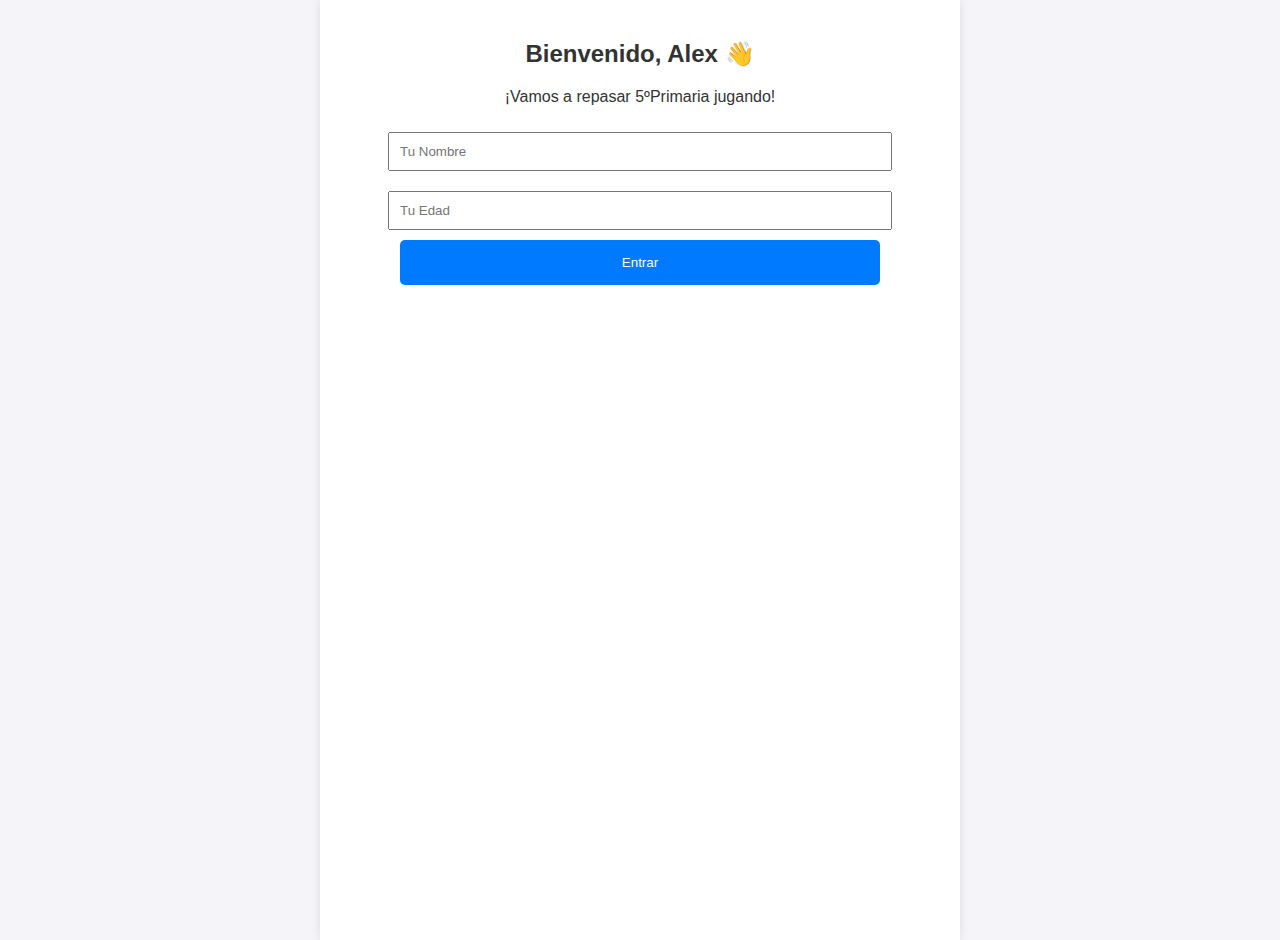
<file: index.html>
<!DOCTYPE html>
<html>
<head>
    <title>Alex Maths App - 5ºPrimaria</title>
    <meta name="viewport" content="width=device-width, initial-scale=1.0">
    <style>
        body {
            font-family: Arial, sans-serif;
            margin: 0;
            padding: 0;
            background-color: #f4f4f9;
            color: #333;
            text-align: center;
            touch-action: pan-y;
        }
        .screen {
            display: none;
            padding: 20px;
            max-width: 600px;
            margin: 0 auto;
            min-height: 100vh;
            background-color: #fff;
            box-shadow: 0 0 10px rgba(0,0,0,0.1);
        }
        .screen.active {
            display: block;
        }
        /* Estilos de la pantalla de Ejercicios */
        #exerciseScreen { background-color: #e6ffe6; } /* Verde claro */
        .question-box {
            background-color: #fff;
            border: 2px solid #5cb85c;
            padding: 20px;
            border-radius: 10px;
            margin-bottom: 20px;
        }
        
        /* COLORES DE BOTONES PARA MEJOR CONTRASTE */
        .options button {
            display: block;
            width: 100%;
            padding: 15px;
            margin: 10px 0;
            border: none;
            border-radius: 5px;
            /* Tono verde claro pastel para botones normales */
            background-color: #a4e4a4; /* Verde muy claro para el botón inactivo */
            color: #333; /* Texto oscuro para contraste */
            font-size: 1.1em;
            cursor: pointer;
            transition: background-color 0.3s;
        }
        .options button:hover:not(:disabled) {
            background-color: #79d279; /* Un poco más oscuro al pasar el ratón */
        }
        .options button.correct {
            /* Verde fuerte para la respuesta correcta */
            background-color: #28a745; 
            color: white; /* Texto blanco en verde oscuro */
            font-weight: bold;
        }
        .options button.wrong {
            /* ROJO CLARO para la respuesta incorrecta seleccionada */
            background-color: #f17b7b; 
            color: #333; /* Texto oscuro en el botón que falló */
        }
        /* Aseguramos que los botones deshabilitados sean muy claros */
        .options button:disabled {
            opacity: 0.8;
            cursor: default;
        }
        
        .gamification {
            display: flex;
            justify-content: space-around;
            align-items: center;
            margin-bottom: 20px;
            padding: 10px;
            border-bottom: 2px solid #ccc;
        }
        .progress-bar-container {
            width: 50%;
            background-color: #eee;
            border-radius: 5px;
            overflow: hidden;
            margin: 0 10px;
            height: 20px;
        }
        #progress {
            height: 100%;
            width: 0%;
            background-color: #ffc107; /* Amarillo para progreso */
            transition: width 0.5s;
        }
        .medal {
            font-size: 1.5em;
            opacity: 0.3;
        }
        .medal.active {
            opacity: 1;
        }

      
.reward-banner {
  background-color: rgba(255, 255, 255, 0.95);
  color: #333;
  padding: 20px;
  border-radius: 10px;
  margin-bottom: 20px;
  box-shadow: 0 0 10px rgba(0,0,0,0.2);
  z-index: 10;
  position: relative;
}
/* ESTILOS PARA LOS SELECTORES DE ASIGNATURA/EVALUACIÓN/TEMA */
.subject-select {
    display: block; /* Asegura que ocupe toda la línea */
    width: 100%; /* Ocupa el 100% del ancho de su contenedor */
    padding: 10px 15px; /* Relleno interior para mayor tamaño */
    margin: 10px 0; /* Margen vertical para separarlos */
    border: 1px solid #ccc;
    border-radius: 5px;
    font-size: 1em;
    box-sizing: border-box; /* Fundamental para que el padding no desborde el ancho */
}
@media (max-width: 768px) {
    body {
        font-size: 1em;
    }

    .screen {
        padding: 10px;
        box-shadow: none;
    }

    .question-box {
        padding: 15px;
    }

    .options button {
        font-size: 1em;
        padding: 12px;
        width: 100%;
    }

    .gamification {
        flex-direction: column;
        gap: 10px;
    }

    .progress-bar-container {
        width: 100%;
        margin: 10px 0;
    }

    #mensaje-victoria-memory,
    .reward-banner {
        width: 95%;
        padding: 15px;
        font-size: 0.95em;
    }

    .game-container-memory {
        grid-template-columns: repeat(2, 1fr);
        width: 100%;
        height: auto;
    }

    .memory-card {
        aspect-ratio: 1 / 1;
    }

    canvas {
        width: 100%;
        height: auto;
        max-width: 320px;
    }

    .medal {
        font-size: clamp(1em, 5vw, 1.5em);
        margin: 5px;
    }

    #reviewQuestions p {
        word-wrap: break-word;
        font-size: clamp(0.9em, 4vw, 1em);
    }

    input[type="text"],
    input[type="number"],
    select,
    button {
        font-size: 1em;
    }
}
/* =================================================================== */
/* Estilos de la pantalla de Juego (MODIFICADO) */
/* =================================================================== */
#gameScreen {
    /* Eliminamos el fondo negro (usamos el fondo blanco/claro de .screen) */
    background-color: #fff; 
    min-height: 100vh; /* Asegura que cubra toda la vista */
    display: none; 
    flex-direction: column;
    align-items: center;
    justify-content: flex-start;
    padding: 0; /* Eliminamos el padding para que el juego se ajuste al borde */
    max-width: none; /* Permitimos que ocupe todo el ancho */
    box-shadow: none; /* Eliminamos la sombra */
}
#gameScreen.active {
    display: flex; 
}

/* CONTENEDORES DE JUEGO (NUEVO) */
/* Aseguramos que el contenedor del juego ocupe todo el espacio disponible */
.game-container { 
    width: 100%;
    /* Alto de la pantalla menos el banner y el botón de volver */
    height: calc(100vh - 100px); 
    margin-top: 10px;
    display: none;
    flex-direction: column;
    align-items: center;
}
.game-container.active {
    display: flex;
}

/* Iframe para incrustar el juego (NUEVO) */
.game-container iframe {
    width: 100%;
    /* 100% del alto disponible dentro de .game-container */
    height: 100%; 
    border: none; 
}
    </style>
</head>
<body>

    <div id="loginScreen" class="screen active">
        <h2>Bienvenido, Alex 👋</h2>
        <p>¡Vamos a repasar 5ºPrimaria jugando!</p>
        <input type="text" id="studentNameLogin" placeholder="Tu Nombre" style="padding: 10px; margin: 10px; width: 80%;">
        <input type="number" id="studentAgeLogin" placeholder="Tu Edad" style="padding: 10px; margin: 10px; width: 80%;">
        <button onclick="goToSubjectFromLogin()" style="padding: 15px; background-color: #007bff; color: white; border: none; border-radius: 5px; width: 80%; cursor: pointer;">Entrar</button>
    </div>

    <div id="subjectScreen" class="screen">
        <h2>Selecciona tu Tema de Estudio</h2>
       <select id="subjectChoose" class="subject-select">
    <option value="" disabled selected>-- Elige Asignatura --</option>
    <option value="Matemáticas">Matemáticas</option>
    <option value="Lengua">Lengua</option>
    <option value="Sociales">Sociales</option>
     <option value="Science">Science</option> 
     <option value="Ingles">Ingles</option> 
     <option value="Religión">Religión</option> 
</select>

<select id="evaluationChoose" class="subject-select">
    <option value="">--Selecciona Evaluación--</option>
</select>

<select id="topicChoose" class="subject-select">
    <option value="">--Selecciona Tema--</option>
</select>
        <button onclick="startExercises()" style="padding: 15px; background-color: #28a745; color: white; border: none; border-radius: 5px; width: 80%; cursor: pointer;">¡Empezar a Estudiar!</button>
    </div>

    <div id="exerciseScreen" class="screen">
        <div class="gamification">
            <span id="levelDisplay">Nivel: 1</span>
            <div class="progress-bar-container"><div id="progress"></div></div>
            <span id="pointsDisplay">Puntos: 0</span>
            <div id="medals"></div>
        </div>
        
        <p>Estás estudiando: <strong id="subjectTopic"></strong></p>
        <p>Pregunta <span id="questionNumber">1</span> de <span id="totalQuestions">20</span></p>

        <div class="question-box">
            <p id="questionText">Cargando pregunta...</p>
        </div>
        
        <div class="options" onclick="handleOptionClick(event)">
            <button data-option-index="0"></button>
            <button data-option-index="1"></button>
            <button data-option-index="2"></button>
            <button data-option-index="3"></button>
        </div>

        <button onclick="nextQuestion()" style="padding: 15px; margin-top: 20px; background-color: #007bff; color: white; border: none; border-radius: 5px; width: 80%; cursor: pointer;">Siguiente Pregunta</button>
        <button onclick="goToReview()" style="padding: 10px; margin-top: 10px; background-color: #6c757d; color: white; border: none; border-radius: 5px; width: 80%; cursor: pointer;">Terminar Sesión (Revisar)</button>
    </div>

    <div id="gameScreen" class="screen">
        <div id="rewardMessage" class="reward-banner">
    <h2>¡FELICIDADES, Alex! ¡PREMIO! 🎉</h2>
    <p>Has subido al Nivel <span id="rewardLevel"></span>. Tómate un descanso y ¡a jugar!</p>
</div>

<div id="arkanoidGameContainer" class="game-container">
    <h2>ArKanoid Táctil</h2>
    <iframe id="iframe_arkanoid" src="" frameborder="0" scrolling="no" allowfullscreen></iframe>
</div> 

<div id="memoriaGameContainer" class="game-container">
    <h2>Juego de Pares</h2>
    <iframe id="iframe_memoria" src="" frameborder="0" scrolling="no" allowfullscreen></iframe>
</div>

<div id="matamarcianosGameContainer" class="game-container">
    <h2>Matamarcianos</h2>
    <iframe id="iframe_matamarcianos" src="" frameborder="0" scrolling="no" allowfullscreen></iframe>
</div>

<div id="asteroidesGameContainer" class="game-container"> 
    <h2>Juego de Asteroides</h2>
    <iframe id="iframe_asteroides" src="" frameborder="0" scrolling="no" allowfullscreen></iframe>
</div>

<div id="donkeykongGameContainer" class="game-container">
    <h2>Donkeykong</h2>
    <iframe id="iframe_donkeykong" src="" frameborder="0" scrolling="no" allowfullscreen></iframe>
</div>

<div id="froggerGameContainer" class="game-container">
    <h2>Juego de la Rana</h2>
    <iframe id="iframe_frogger" src="" frameborder="0" scrolling="no" allowfullscreen></iframe>
</div>

<div id="pongGameContainer" class="game-container"> 
    <h2>Tenis</h2>
    <iframe id="iframe_pong" src="" frameborder="0" scrolling="no" allowfullscreen></iframe>
</div>

<div id="tictactoeGameContainer" class="game-container">
    <h2>Tres en Raya</h2>
    <iframe id="iframe_tictactoe" src="" frameborder="0" scrolling="no" allowfullscreen></iframe> 
</div>

<div id="tetrisGameContainer" class="game-container"> 
    <h2>Tetris Lite</h2>
    <iframe id="iframe_tetris" src="" frameborder="0" scrolling="no" allowfullscreen></iframe>
</div>

<div id="pacmanGameContainer" class="game-container"> 
    <h2>Pacman</h2>
    <iframe id="iframe_pacman" src="" frameborder="0" scrolling="no" allowfullscreen></iframe>
</div>
<div style="margin-top: 20px;">
    <button onclick="endGame()" style="padding: 10px; background-color: #dc3545; color: white; border: none; border-radius: 5px; cursor: pointer;">Volver a los Ejercicios</button>
</div>
    <script>
        // ===================================================================
        // 1. ESTRUCTURA CURRICULAR (TU CÓDIGO)
        // ===================================================================
        const curriculum = {
            "Matemáticas": {
                "5ºPrimaria": {
                    "1ª evaluación": {
                        "Números y operaciones básicas": [
                           // BLOQUE 1: NUMERACIÓN (Redondeo, Aproximación, Descomposición base 10)
  { "q": "Redondea el número 4.789 a la centena más cercana.", "options": ["4.700", "4.800", "5.000", "4.790"], "correct": 1 },
  { "q": "Aproxima el número 12.345 al millar más cercano.", "options": ["12.000", "13.000", "10.000", "12.300"], "correct": 0 },
  { "q": "¿Cómo se descompone 25.000 en potencias de base 10?", "options": ["2 * 10^4 + 5 * 10^3", "2 * 10^5 + 5 * 10^4", "25 * 10^3", "2 * 10^4 + 50 * 10^2"], "correct": 0 },
  { "q": "Redondea 32.501 a la decena de millar más cercana.", "options": ["30.000", "40.000", "33.000", "32.000"], "correct": 0 },
  { "q": "Redondea 56.712 a la unidad de millar más cercana.", "options": ["56.000", "57.000", "56.700", "60.000"], "correct": 1 },
  { "q": "¿Cómo se lee el número 2.050.000?", "options": ["Dos millones quinientos mil", "Veinte millones quinientos mil", "Dos millones cincuenta mil", "Doscientos cincuenta mil"], "correct": 2 },
  { "q": "Aproxima 999 a la decena más cercana.", "options": ["900", "990", "1.000", "980"], "correct": 2 },
  { "q": "¿Qué número tiene el 8 en la posición de las centenas de millar?", "options": ["1.850.000", "8.123.000", "1.280.000", "85.000"], "correct": 0 },
  { "q": "Aproxima el número 87.123 a la decena de millar más cercana.", "options": ["80.000", "87.000", "90.000", "85.000"], "correct": 2 },
  { "q": "Redondea 6.500 a la unidad de millar.", "options": ["6.000", "7.000", "6.500", "6.600"], "correct": 1 },
  { "q": "¿Qué número representa la descomposición 5 * 10^3 + 9 * 10^1?", "options": ["5.910", "5.090", "5.900", "5.009"], "correct": 1 },
  { "q": "El número 10.045 redondeado a la centena es:", "options": ["10.000", "10.100", "10.050", "10.040"], "correct": 0 },
  { "q": "Redondea 345.678 a la decena de millar más cercana.", "options": ["340.000", "350.000", "345.000", "346.000"], "correct": 1 },
  { "q": "Aproxima el número 7.801 al millar más cercano.", "options": ["7.000", "8.000", "7.800", "7.900"], "correct": 1 },
  { "q": "¿Cómo se descompone 1.050 en potencias de base 10?", "options": ["1 * 10^3 + 5 * 10^1", "1 * 10^3 + 5 * 10^2", "10 * 10^2 + 5 * 10^1", "1 * 10^4 + 5 * 10^1"], "correct": 0 },
  { "q": "Redondea 90.909 a la centena más cercana.", "options": ["90.000", "90.900", "91.000", "90.910"], "correct": 1 },
  { "q": "El número 423.500 redondeado al millón es:", "options": ["400.000", "1.000.000", "500.000", "0"], "correct": 3 },
  { "q": "Aproxima 8.543 a la centena más cercana.", "options": ["8.000", "8.500", "8.600", "9.000"], "correct": 1 },
  { "q": "¿Qué número representa 7 * 10^5 + 2 * 10^2?", "options": ["720.000", "700.200", "702.000", "72.000"], "correct": 1 },
  { "q": "Redondea el número 15.150 a la unidad de millar.", "options": ["15.000", "16.000", "15.200", "15.100"], "correct": 0 },
  { "q": "El número que se descompone como 3 * 10^4 + 8 * 10^1 es:", "options": ["3.080", "30.080", "3.008", "38.000"], "correct": 1 },
  { "q": "Aproxima 987 a la decena más cercana.", "options": ["980", "990", "1.000", "900"], "correct": 1 },
  { "q": "¿Cuál es el resultado de la descomposición 2 * 10^2 + 1 * 10^0?", "options": ["210", "201", "21", "200"], "correct": 1 },
  { "q": "Redondea 54.321 a la unidad de millar.", "options": ["54.000", "55.000", "50.000", "54.300"], "correct": 0 },
  { "q": "El número 600.700 redondeado a la centena de millar es:", "options": ["600.000", "700.000", "60.000", "610.000"], "correct": 0 },
  { "q": "Aproxima 1.250 a la decena más cercana.", "options": ["1.200", "1.300", "1.250", "1.260"], "correct": 2 },
  { "q": "Descompón el número 40.000 en potencias de base 10.", "options": ["4 * 10^3", "4 * 10^4", "40 * 10^3", "4 * 10^5"], "correct": 1 },
  { "q": "Redondea 23.999 a la centena más cercana.", "options": ["23.900", "24.000", "23.000", "24.999"], "correct": 1 },
  { "q": "El valor posicional de la descomposición 9 * 10^2 + 5 * 10^1 es:", "options": ["95", "905", "950", "590"], "correct": 2 },
  { "q": "Aproxima 6.789 al millar.", "options": ["6.000", "7.000", "6.700", "6.800"], "correct": 1 },
  { "q": "¿Cuál es el redondeo de 199 a la decena más cercana?", "options": ["190", "200", "100", "195"], "correct": 1 },
  { "q": "El número 345.000 se descompone como:", "options": ["3 * 10^5 + 4 * 10^4 + 5 * 10^3", "345 * 10^3", "3 * 10^4 + 4 * 10^3 + 5 * 10^2", "Ambas son correctas"], "correct": 0 },
  { "q": "Redondea el número 4.500 a la unidad de millar.", "options": ["4.000", "5.000", "4.600", "4.500"], "correct": 1 },
  { "q": "Aproxima 1.950 a la centena.", "options": ["1.000", "2.000", "1.900", "1.950"], "correct": 1 },
  { "q": "¿Qué número representa la descomposición 8 * 10^1 + 6 * 10^0?", "options": ["860", "86", "68", "806"], "correct": 1 },
  { "q": "Redondea 50.099 a la unidad de millar.", "options": ["50.000", "51.000", "50.100", "50.900"], "correct": 0 },
  { "q": "El número 7.890.000 redondeado a la unidad de millón es:", "options": ["7.000.000", "8.000.000", "7.900.000", "7.800.000"], "correct": 1 },
  


  
  // BLOQUE 2: CÁLCULO (Operaciones con enteros, Potencias, Operaciones combinadas)
  { q: "Calcula la suma: 1.500 + 450 + 50.", options: ["1.900", "2.000", "1.950", "2.050"], correct: 0 },
  { q: "Calcula la resta: 2.100 - 650.", options: ["1.550", "1.450", "1.650", "1.700"], correct: 1 },
  { q: "Realiza la multiplicación: 23 * 15.", options: ["355", "345", "360", "335"], correct: 1 },
  { q: "Realiza la división: 480 entre 6.", options: ["70", "80", "60", "90"], correct: 1 },
  { q: "¿Cuál es el resultado de la operación combinada 8 + 2 * 5?", options: ["50", "18", "40", "16"], correct: 1 },
  { q: "¿Cuál es el resultado de la potencia 5 elevado a 3 (5^3)?", options: ["15", "125", "25", "53"], correct: 1 },
  { q: "¿Cuál es el resultado de 10^3 + 10^2?", options: ["1.000", "1.100", "1.010", "1.200"], correct: 1 },
  { q: "Calcula 500 - 150 * 2.", options: ["700", "350", "300", "200"], correct: 4 },
  { q: "Calcula el producto: 34 * 21.", options: ["714", "684", "614", "704"], correct: 0 },
  { q: "Calcula la división: 639 entre 3.", options: ["213", "203", "230", "210"], correct: 0 },
  { q: "El valor de 4^2 + 5 * 2 es:", options: ["26", "32", "18", "42"], correct: 0 },
  { q: "Calcula 25 * 40.", options: ["1.000", "100", "1.200", "800"], correct: 0 },
  { q: "¿Cuál es el resultado de 300 / 12?", options: ["20", "30", "25", "15"], correct: 2 },
  { q: "Calcula 7^2 - 4 * 10.", options: ["39", "9", "29", "19"], correct: 1 },
  { q: "¿Cuál es el resultado de la operación combinada 100 / (4 + 6)?", options: ["10", "90", "11", "100"], correct: 0 },
  { q: "Calcula la suma: 5.600 + 1.400.", options: ["6.000", "7.000", "7.200", "6.800"], correct: 1 },
  

  
  // BLOQUE 3: RAZONAMIENTO (Problemas de operaciones, Problemas de fracciones: fracción de una cantidad)
  { q: "Si un autobús lleva 45 personas y en la primera parada bajan 12 y suben 5, ¿cuántas personas lleva ahora?", options: ["38", "42", "33", "30"], correct: 1 },
  { q: "Tengo que repartir 150 folios entre 5 grupos. ¿Cuántos folios le toca a cada grupo?", options: ["25", "30", "35", "40"], correct: 1 },
  { q: "Una caja tiene 24 bombones. Si Juan se come 2/6, ¿cuántos bombones se ha comido?", options: ["8", "12", "4", "6"], correct: 1 },
  { q: "Si lees 3/4 de un libro de 200 páginas, ¿cuántas páginas te quedan por leer?", options: ["50", "150", "75", "100"], correct: 0 },
  { q: "Pedro tiene 30 caramelos y regala 1/5. ¿Cuántos caramelos le quedan?", options: ["6", "24", "18", "15"], correct: 1 },
  { q: "Compré 3 camisas a 25 euros cada una. Si pago con 100 euros, ¿cuánto me devuelven?", options: ["75 euros", "50 euros", "25 euros", "30 euros"], correct: 2 },
  { q: "Una excursión cuesta 12 euros por niño. Si van 15 niños, ¿cuál es el coste total?", options: ["120 euros", "180 euros", "150 euros", "170 euros"], correct: 1 },
  { q: "Para hacer 1 pastel necesito 4 huevos. ¿Cuántos pasteles puedo hacer con 3 docenas de huevos?", options: ["9", "12", "6", "8"], correct: 0 },
  { q: "Si en un rebaño hay 40 ovejas y 1/8 son negras, ¿cuántas ovejas son negras?", options: ["5", "8", "10", "4"], correct: 0 },
  { q: "Una tienda tiene 5 estanterías con 20 libros cada una. Si vende 35 libros, ¿cuántos le quedan?", options: ["100", "65", "75", "55"], correct: 1 },
  { q: "Compré 15 lápices por 3 euros. ¿Cuánto costó cada lápiz en céntimos?", options: ["20 céntimos", "5 céntimos", "15 céntimos", "30 céntimos"], correct: 0 },
  { q: "Un pastelero hornea 24 tartas. Si 1/3 son de manzana, ¿cuántas NO son de manzana?", options: ["8", "16", "6", "12"], correct: 1 },


  // BLOQUE 4: CONCEPTOS (Potencias, Recta numérica, Propiedades, Fracciones: propia/impropia, representación)
  { q: "¿Cuál de estas fracciones es propia?", options: ["7/5", "10/10", "3/8", "9/2"], correct: 2 },
  { q: "¿Cuál de estas fracciones es impropia?", options: ["1/4", "5/5", "11/7", "8/9"], correct: 2 },
  { q: "En la recta numérica, ¿dónde se sitúa el número 2?", options: ["A la izquierda del 0", "En el 0", "A la derecha del 0", "No se puede representar"], correct: 2 },
  { q: "Aplica la propiedad asociativa a (5 + 3) + 7.", options: ["5 + (3 + 7)", "5 * 3 + 7", "5 + 3 * 7", "7 + 5 + 3"], correct: 0 },
  { q: "¿Qué propiedad se aplica en: 3 * (10 + 2) = 3 * 10 + 3 * 2?", options: ["Asociativa", "Conmutativa", "Distributiva", "Elemento neutro"], correct: 2 },
  { q: "Si la base de una potencia es 2 y el exponente es 6, ¿cuál es el resultado (2^6)?", options: ["12", "64", "32", "16"], correct: 1 },
  { q: "El resultado de 1.000 + 10^2 es:", options: ["1.020", "1.100", "1.002", "2.000"], correct: 1 },
  { q: "¿Cómo se llama el '5' en la expresión 10^5?", options: ["Base", "Valor", "Potencia", "Exponente"], correct: 3 },
  { q: "¿Cuál de estas fracciones se representa con un punto a la derecha del 1 en la recta numérica?", options: ["2/5", "1/2", "3/3", "7/4"], correct: 3 },
  { q: "Calcula la operación combinada: 15 - (3 + 4).", options: ["12", "8", "9", "11"], correct: 0 },
  { q: "El valor de 10 elevado a 5 (10^5) es:", options: ["10.000", "100.000", "50", "1.000.000"], correct: 1 },
  { q: "¿Cuál es el exponente en la potencia 7^2?", options: ["7", "9", "2", "49"], correct: 2 },
  { q: "¿Qué fracción es equivalente a 1 entero y 1/4 (fracción impropia)?", options: ["5/4", "1/4", "4/1", "2/4"], correct: 0 },
  { q: "¿Qué propiedad dice que el orden de los factores no altera el producto?", options: ["Asociativa", "Distributiva", "Conmutativa", "Elemento Neutro"], correct: 2 },
  { q: "¿Cuál es la fracción propia con denominador 5?", options: ["5/5", "7/5", "2/5", "5/1"], correct: 2 },
  { q: "El número -2 en la recta numérica se encuentra:", options: ["A la derecha del 0", "En el 0", "A la izquierda del 0", "No se puede representar"], correct: 2 },
  { q: "La descomposición 6 * 10^3 + 5 * 10^2 corresponde al número:", options: ["6.050", "6.500", "650", "65.000"], correct: 1 },
  { q: "Si representas 3/2 en la recta numérica, ¿dónde se sitúa?", options: ["A la izquierda del 1", "Entre el 0 y el 1", "A la derecha del 1", "En el 2"], correct: 2 },
  { q: "El valor de la expresión 20 / (4 - 2) es:", options: ["10", "4", "5", "18"], correct: 0 },
  { q: "El número 4.567 redondeado a la unidad de millar es:", options: ["4.500", "5.000", "4.000", "4.600"], correct: 1 },
  { q: "¿Qué fracción representa 1/2 de 1/2?", options: ["1/4", "2/4", "1/1", "1/2"], correct: 0 },
  { q: "Aproxima el número 4.901 a la centena más cercana.", options: ["4.900", "4.000", "5.000", "4.910"], correct: 0 },
  { q: "El resultado de 1^5 es:", options: ["5", "1", "15", "0"], correct: 1 },
  { q: "El número que se representa con 10^6 es:", options: ["10.000", "100.000", "1.000.000", "60"], correct: 2 },
  { q: "¿Qué fracción representa el punto medio entre el 0 y el 1 en la recta numérica?", options: ["1/4", "1/2", "3/4", "1/1"], correct: 1 },
  { q: "¿Qué propiedad nos permite cambiar el orden de los sumandos sin alterar el resultado?", options: ["Asociativa", "Conmutativa", "Distributiva", "Elemento neutro"], correct: 1 },
  { q: "¿Cómo se llama el '4' en la potencia 4^5?", options: ["Exponente", "Base", "Potencia", "Índice"], correct: 1 },
  { q: "La fracción 9/4 es:", options: ["Propia", "Unidad", "Impropia", "Decimal"], correct: 2 },
  { q: "El valor de la expresión 2 * (5 + 3) es igual a 2 * 5 + 2 * 3 por la propiedad:", options: ["Asociativa", "Conmutativa", "Distributiva", "Elemento neutro"], correct: 2 },
  { q: "Un número entero negativo se sitúa en la recta numérica:", options: ["En el 0", "A la derecha del 0", "A la izquierda del 0", "Solo en números pares"], correct: 2 },
  { q: "¿Cuál de estas es una fracción propia?", options: ["5/2", "8/8", "1/9", "9/1"], correct: 2 },
  { q: "Si la base es 10 y el exponente es 3, el resultado es:", options: ["30", "100", "1.000", "10.000"], correct: 2 },
  { q: "El resultado de la operación combinada 2 + 3 * 4 es:", options: ["20", "14", "24", "10"], correct: 1 },
  { q: "La fracción 5/5 se representa en la recta numérica como:", options: ["Un punto a la izquierda del 1", "El punto 1", "Un punto a la derecha del 1", "El punto 0"], correct: 1 },
                        ]
                                                                        
                    },
                    "2ª evaluación": {
                        "Decimales, medidas y geometría elemental": [
                            // BLOQUE 1: NUMERACIÓN (Descomposición y Aproximación grandes, Comparación decimales)
  { q: "Descompón el número 3.405.000.", options: ["3 UMM + 4 CM + 5 UM", "3 CMM + 4 DMM + 5 UM", "3 M + 4 CM + 5 UM", "3 UMM + 4 CM + 5 D"], correct: 0 },
  { q: "Aproxima 12.875.000 a la centena de millar más cercana.", options: ["12.800.000", "12.900.000", "13.000.000", "12.870.000"], correct: 1 },
  { q: "¿Qué número decimal es menor: 5,6 o 5,58?", options: ["5,6", "Son iguales", "5,58", "5,60"], correct: 2 },
  { q: "¿Qué número decimal es mayor que 0,7 y menor que 0,8?", options: ["0,69", "0,81", "0,75", "0,07"], correct: 2 },
  { q: "Descompón el número 15.000.000.", options: ["1 UMM + 5 UM", "15 UMM", "1 CM + 5 DM", "1 DMM + 5 UMM"], correct: 3 },
  { q: "Aproxima 5.490.000 al millón más cercano.", options: ["5.000.000", "6.000.000", "5.400.000", "5.500.000"], correct: 0 },
  { q: "¿Cuál de estos números es mayor: 0,99 o 1,0?", options: ["0,99", "1,0", "Son iguales", "1,99"], correct: 1 },
  { q: "Ordena de menor a mayor: 2,5; 2,05; 2,55.", options: ["2,5; 2,05; 2,55", "2,05; 2,55; 2,5", "2,05; 2,5; 2,55", "2,55; 2,5; 2,05"], correct: 2 },
  { q: "Aproxima 45.321.000 a la unidad de millón más cercana.", options: ["45.000.000", "46.000.000", "40.000.000", "50.000.000"], correct: 0 },
  { q: "El número decimal 3,07 se lee como:", options: ["Tres décimas y siete centésimas", "Tres unidades y siete décimas", "Tres unidades y siete centésimas", "Treinta y siete centésimas"], correct: 2 },
  { q: "¿Qué número es mayor: 10,1 o 10,09?", options: ["10,1", "10,09", "Son iguales", "10,19"], correct: 0 },
  { q: "La descomposición de 705.000 es:", options: ["7 DMM + 5 UM", "7 CM + 5 UM", "70 DMM + 5 UM", "7 UMM + 5 D"], correct: 1 },


  // BLOQUE 2: CÁLCULO (Operaciones con decimales, Op. combinadas, Fracciones distinto denominador)
  { q: "Calcula la suma de decimales: 2,3 + 1,75.", options: ["3,05", "4,05", "4,00", "3,15"], correct: 1 },
  { q: "Calcula la resta de decimales: 7,5 - 3,25.", options: ["4,25", "4,75", "4,35", "3,75"], correct: 0 },
  { q: "Calcula la multiplicación: 1,5 * 4.", options: ["6,0", "6,5", "5,5", "5,0"], correct: 0 },
  { q: "Calcula la división: 9,3 entre 3.", options: ["3,3", "3,1", "3,01", "3,2"], correct: 1 },
  { q: "Resuelve la operación combinada: 10 * (0,5 + 1,5).", options: ["20", "15", "10", "25"], correct: 0 },
  { q: "Suma las fracciones: 1/2 + 1/4.", options: ["2/6", "3/4", "1/4", "3/6"], correct: 1 },
  { q: "Resta las fracciones: 2/3 - 1/6.", options: ["1/3", "1/2", "3/6", "1/6"], correct: 1 },
  { q: "Calcula la resta de decimales: 12,0 - 0,5.", options: ["11,5", "1,15", "12,5", "10,5"], correct: 0 },
  { q: "Calcula la suma: 3,4 + 1,15 + 0,05.", options: ["4,6", "4,5", "4,55", "4,7"], correct: 0 },
  { q: "Calcula la resta: 10 - 2,75.", options: ["7,25", "8,25", "7,75", "8,75"], correct: 1 },
  { q: "Calcula 0,5 * 10.", options: ["50", "0,05", "5,0", "10,5"], correct: 2 },
  { q: "Calcula la división: 6,4 entre 2.", options: ["3,2", "12,8", "3,4", "3,02"], correct: 0 },
  { q: "Suma las fracciones: 1/5 + 3/10.", options: ["4/15", "5/10", "4/10", "5/5"], correct: 1 },
  { q: "Resta las fracciones: 5/6 - 1/2.", options: ["4/4", "4/6", "2/6", "3/6"], correct: 2 },
  { q: "Calcula la suma de decimales: 0,8 + 1,2 + 0,5.", options: ["2,5", "1,5", "3,0", "2,05"], correct: 0 },
  { q: "Calcula la resta de decimales: 5 - 1,4.", options: ["4,6", "3,6", "4,4", "3,4"], correct: 1 },
  { q: "Calcula la división: 4,8 entre 4.", options: ["1,2", "1,8", "0,12", "1,02"], correct: 0 },
  { q: "Resuelve la operación combinada: 5 * (2,5 - 1).", options: ["7,5", "6,5", "5,5", "8,5"], correct: 0 },
  { q: "Suma las fracciones: 2/5 + 1/10.", options: ["3/15", "5/10", "3/10", "2/15"], correct: 1 },
  { q: "Resta las fracciones: 4/7 - 1/14.", options: ["3/14", "7/14", "6/14", "5/14"], correct: 3 },

  // BLOQUE 3: RAZONAMIENTO (Problemas con las unidades de medida)
  { q: "¿Cuántos metros son 1,5 kilómetros?", options: ["150 m", "1.500 m", "15.000 m", "15 m"], correct: 1 },
  { q: "¿Cuántos centilitros (cL) son 3 litros (L)?", options: ["30 cL", "300 cL", "3.000 cL", "0,3 cL"], correct: 1 },
  { q: "Expresa 2.300 gramos en kilogramos.", options: ["23 kg", "230 kg", "2,3 kg", "0,23 kg"], correct: 2 },
  { q: "¿Cuántos decímetros (dm) son 5 metros?", options: ["500 dm", "50 dm", "5 dm", "0,5 dm"], correct: 1 },
  { q: "Un atleta corre 500 metros. ¿Cuántos kilómetros le faltan para completar 1 km?", options: ["0,5 km", "5 km", "0,05 km", "50 km"], correct: 0 },
  { q: "Compré 2,5 kg de patatas y 1.200 gramos de cebollas. ¿Cuánto pesa todo en gramos?", options: ["3.700 g", "1.450 g", "3.70 g", "2.700 g"], correct: 0 },
  { q: "Un vaso contiene 250 mL. ¿Cuántos vasos necesito para llenar una botella de 2 litros?", options: ["4", "6", "8", "10"], correct: 2 },
  { q: "Un ciclista recorre 1.500 metros. ¿Cuántos km le faltan para llegar a 5 km?", options: ["3,5 km", "4,5 km", "3,0 km", "35 km"], correct: 0 },
  { q: "Compré 500 gramos de queso y 1,5 kg de jamón. ¿Cuál es el peso total en kg?", options: ["2,0 kg", "1,5 kg", "2,5 kg", "15,5 kg"], correct: 0 },
  { q: "Si tengo 4 euros y compro 3 bolígrafos a 0,50 euros cada uno, ¿cuánto me sobra?", options: ["3,50 euros", "2,50 euros", "1,50 euros", "3,00 euros"], correct: 1 },

  // BLOQUE 4: GEOMETRÍA (Posición de rectas, Ángulos, Mediatriz y Bisectriz)
  { q: "¿Cómo se llaman las rectas que se cortan formando 4 ángulos rectos (90 grados)?", options: ["Oblicuas", "Paralelas", "Secantes", "Perpendiculares"], correct: 3 },
  { q: "Un ángulo mide 45 grados. ¿Cómo se clasifica?", options: ["Recto", "Obtuso", "Agudo", "Llano"], correct: 2 },
  { q: "Un ángulo mide 180 grados. ¿Cómo se clasifica?", options: ["Obtuso", "Agudo", "Recto", "Llano"], correct: 3 },
  { q: "¿Qué línea divide un ángulo en dos partes iguales?", options: ["Mediatriz", "Bisectriz", "Cuerda", "Altura"], correct: 1 },
  { q: "El punto medio de un segmento se localiza con la:", options: ["Bisectriz", "Recta paralela", "Mediatriz", "Altura"], correct: 2 },
  { q: "¿Cómo se clasifican dos rectas que se cortan pero no son perpendiculares?", options: ["Paralelas", "Secantes oblicuas", "Mediatrices", "Bisectrices"], correct: 1 },
  { q: "Para construir un ángulo de 75 grados, usamos:", options: ["Regla", "Compás", "Transportador", "Escuadra"], correct: 2 },
  { q: "Si un ángulo llano (180 grados) se divide por la bisectriz, ¿cuánto miden los nuevos ángulos?", options: ["45 grados", "90 grados", "180 grados", "60 grados"], correct: 1 },
  { q: "¿Cómo se llama la línea perpendicular a un segmento que lo divide en dos partes iguales?", options: ["Bisectriz", "Mediatriz", "Diámetro", "Cuerda"], correct: 1 },
{ q: "¿Cómo se llama la posición de dos rectas que no se cortan nunca?", options: ["Secantes", "Perpendiculares", "Paralelas", "Oblicuas"], correct: 2 },
  { q: "Un ángulo que mide 150 grados se clasifica como:", options: ["Agudo", "Recto", "Obtuso", "Llano"], correct: 2 },
  { q: "Para trazar la mediatriz de un segmento, se necesita una recta que sea:", options: ["Paralela", "Perpendicular", "Secante", "Tangente"], correct: 1 },
  { q: "Un ángulo mide 60 grados. ¿Qué mide cada ángulo si se traza su bisectriz?", options: ["15 grados", "30 grados", "45 grados", "120 grados"], correct: 1 },


  // BLOQUE 5: CONCEPTOS (Fracciones a decimales, Unidades de medida)
  { q: "Expresa la fracción 1/4 como número decimal.", options: ["0,4", "1,4", "0,25", "0,14"], correct: 2 },
  { q: "¿Cuál es la unidad principal de capacidad?", options: ["Kilogramo", "Metro", "Litro", "Segundo"], correct: 2 },
  { q: "Si sumo 0,5 a la fracción 1/2, ¿qué resultado obtengo?", options: ["0,75", "1,0", "0,5", "1,5"], correct: 1 },
  { q: "Calcula 2/5 del dinero que son 25 euros.", options: ["10 euros", "5 euros", "15 euros", "20 euros"], correct: 0 },
  { q: "¿Qué número decimal es equivalente a la fracción 2/5?", options: ["0,2", "2,5", "0,4", "0,5"], correct: 2 },
{ q: "La fracción 7/10 expresada como número decimal es:", options: ["7,10", "1,7", "0,7", "0,07"], correct: 2 },
  { q: "¿Cuál es la equivalencia correcta?", options: ["1 m = 100 mm", "1 L = 100 cL", "1 kg = 100 g", "1 km = 10 hm"], correct: 1 },
  { q: "El valor de 1/5 expresado en decimal es:", options: ["0,5", "0,2", "0,15", "1,5"], correct: 1 },
  { q: "Las unidades de medida de longitud son:", options: ["Litro, mililitro", "Metro, kilómetro", "Kilogramo, gramo", "Hora, minuto"], correct: 1 },
  { q: "¿Cuál de las siguientes es una unidad de masa?", options: ["Hectómetro", "Kilogramo", "Decilitro", "Centímetro"], correct: 1 },
  { q: "El ángulo agudo es aquel que mide:", options: ["Más de 90 grados", "Menos de 90 grados", "Exactamente 90 grados", "180 grados"], correct: 1 },
  { q: "¿Qué unidad de medida usarías para pesar una manzana?", options: ["Litros", "Kilómetros", "Gramos", "Metros"], correct: 2 },
  { q: "El número 1,25 se lee como:", options: ["Uno con veinticinco", "Una unidad y veinticinco décimas", "Doce unidades y cinco centésimas", "Una unidad y veinticinco centésimas"], correct: 3 },
{ q: "La fracción 1/8 como número decimal es:", options: ["0,8", "1,8", "0,125", "0,81"], correct: 2 },
  { q: "¿Cuál es la unidad principal de masa?", options: ["Metro", "Litro", "Kilogramo", "Gramo"], correct: 2 },
  { q: "El decimal 0,75 es equivalente a la fracción:", options: ["75/10", "3/4", "1/2", "7/5"], correct: 1 },
  { q: "¿Cuántos decilitros (dL) hay en 1 litro (L)?", options: ["100 dL", "10 dL", "1 dL", "1.000 dL"], correct: 1 },
  { q: "Si la película duró 90 minutos, ¿cuánto duró en horas y minutos?", options: ["1h y 30min", "1h y 45min", "2h y 0min", "1h y 20min"], correct: 0 },
  { q: "El segmento 0,1 es equivalente a la fracción:", options: ["1/10", "1/100", "1/1000", "10/1"], correct: 0 },

                                                  ]                      
                        
                    },
                    "3ª evaluación": {
                        "Áreas, perímetros y estadística básica": [
                          // BLOQUE 1: NUMERACIÓN (Unidades de superficie. Cambio de unidades)
  { q: "¿Cuántos metros cuadrados (m2) son 2 decámetros cuadrados (dam2)?", options: ["20 m2", "200 m2", "2.000 m2", "2 m2"], correct: 1 },
  { q: "Convierte 3 hectómetros cuadrados (hm2) a metros cuadrados (m2).", options: ["30 m2", "300 m2", "3.000 m2", "30.000 m2"], correct: 3 },{ q: "¿Cuántos decímetros cuadrados (dm2) son 1 metro cuadrado (m2)?", options: ["10 dm2", "100 dm2", "1.000 dm2", "10.000 dm2"], correct: 1 },
  { q: "Convierte 0,05 km2 a metros cuadrados (m2).", options: ["500 m2", "5.000 m2", "50.000 m2", "500.000 m2"], correct: 3 },
  { q: "¿Cuántos decímetros cuadrados (dm2) son 1 metro cuadrado (m2)?", options: ["10 dm2", "100 dm2", "1.000 dm2", "10.000 dm2"], correct: 1 },
  { q: "Convierte 0,05 km2 a metros cuadrados (m2).", options: ["500 m2", "5.000 m2", "50.000 m2", "500.000 m2"], correct: 3 },
  { q: "¿Cuántos metros cuadrados (m2) son 100 decímetros cuadrados (dm2)?", options: ["10 m2", "1 m2", "0,1 m2", "100 m2"], correct: 1 },
  { q: "Convierte 250.000 m2 a hectómetros cuadrados (hm2).", options: ["25 hm2", "2,5 hm2", "250 hm2", "0,25 hm2"], correct: 1 },

  // BLOQUE 2: CÁLCULO (Moda, media, Probabilidades, Perímetros y Áreas)
  { q: "¿Cuál es la media de los números 4, 6 y 8?", options: ["5", "6", "7", "8"], correct: 1 },
  { q: "En los datos 3, 5, 2, 5, 1, 5, la moda es:", options: ["3", "5", "2", "1"], correct: 1 },
  { q: "Si lanzas una moneda, ¿cuál es la probabilidad de que salga cruz?", options: ["1/3", "1/4", "1/2", "1/1"], correct: 2 },
  { q: "Calcula el perímetro de un cuadrado de 9 cm de lado.", options: ["18 cm", "36 cm", "81 cm", "27 cm"], correct: 1 },
  { q: "Calcula el área de un rectángulo de 10 m de largo y 5 m de ancho.", options: ["15 m2", "50 m2", "30 m2", "20 m2"], correct: 1 },
  { q: "El área de un triángulo con base 6 cm y altura 4 cm es:", options: ["10 cm2", "12 cm2", "24 cm2", "20 cm2"], correct: 1 },
  { q: "El área de un cuadrado es 49 cm2. ¿Cuál es su perímetro?", options: ["14 cm", "28 cm", "49 cm", "7 cm"], correct: 1 },
  { q: "En los datos 10, 15, 10, 20, 5, la media es:", options: ["10", "12", "15", "14"], correct: 1 },
  { q: "La probabilidad de sacar un número impar al lanzar un dado de 6 caras es:", options: ["1/6", "1/2", "1/3", "2/3"], correct: 1 },
  { q: "Calcula el área de un rombo con diagonales de 6 cm y 8 cm.", options: ["14 cm2", "48 cm2", "24 cm2", "28 cm2"], correct: 2 },
  { q: "El perímetro de un triángulo isósceles con lados 5, 5 y 3 cm es:", options: ["13 cm", "10 cm", "15 cm", "8 cm"], correct: 0 },
  { q: "El área de un trapecio con bases 4 m y 6 m y altura 2 m es:", options: ["10 m2", "12 m2", "24 m2", "8 m2"], correct: 0 },
  { q: "En los datos 10, 15, 10, 20, 5, la media es:", options: ["10", "12", "15", "14"], correct: 1 },
  { q: "La probabilidad de sacar un número impar al lanzar un dado de 6 caras es:", options: ["1/6", "1/2", "1/3", "2/3"], correct: 1 },
  { q: "Calcula el área de un rombo con diagonales de 6 cm y 8 cm.", options: ["14 cm2", "48 cm2", "24 cm2", "28 cm2"], correct: 2 },
  { q: "El perímetro de un triángulo isósceles con lados 5, 5 y 3 cm es:", options: ["13 cm", "10 cm", "15 cm", "8 cm"], correct: 0 },
  { q: "El área de un trapecio con bases 4 m y 6 m y altura 2 m es:", options: ["10 m2", "12 m2", "24 m2", "8 m2"], correct: 0 },
  { q: "Calcula la media de los datos: 1, 3, 5, 7.", options: ["4", "5", "3", "7"], correct: 0 },
  { q: "La moda de los datos: 8, 5, 8, 3, 5, 8 es:", options: ["5", "3", "8", "5 y 8"], correct: 2 },
  { q: "La probabilidad de sacar un rey de una baraja de 40 cartas es:", options: ["1/40", "4/40", "10/40", "1/10"], correct: 1 },
  { q: "El área de un romboide con base 12 cm y altura 5 cm es:", options: ["60 cm2", "34 cm2", "17 cm2", "40 cm2"], correct: 0 },
  { q: "Calcula el perímetro de un hexágono regular de 4 m de lado.", options: ["16 m", "24 m", "20 m", "12 m"], correct: 1 },
  { q: "El área de un círculo con radio 10 cm (pi ~ 3,14) es:", options: ["31,4 cm2", "62,8 cm2", "314 cm2", "100 cm2"], correct: 2 },
  
  // BLOQUE 3: RAZONAMIENTO (Problemas de áreas y perímetros)
  { q: "Si el perímetro de un rombo es 20 m, ¿cuánto mide cada lado?", options: ["4 m", "5 m", "10 m", "20 m"], correct: 1 },
  { q: "El área de un triángulo es 20 cm2 y su base es 8 cm. ¿Cuál es su altura?", options: ["4 cm", "5 cm", "8 cm", "10 cm"], correct: 2 },
  { q: "Necesito rodear un campo de fútbol de 100 m de largo y 60 m de ancho. ¿Qué distancia debo recorrer?", options: ["160 m", "6.000 m", "320 m", "220 m"], correct: 3 },
  { q: "Si la moda de las estaturas de 5 niños es 1,40 m, ¿qué significa?", options: ["Que la media es 1,40 m", "Que 1,40 m es la estatura más alta", "Que 1,40 m es la estatura más repetida", "Que la estatura es 5 veces 1,40 m"], correct: 2 },
  { q: "Necesito rodear un campo de fútbol de 100 m de largo y 60 m de ancho. ¿Qué distancia debo recorrer?", options: ["160 m", "6.000 m", "320 m", "220 m"], correct: 3 },
  { q: "Si la moda de las estaturas de 5 niños es 1,40 m, ¿qué significa?", options: ["Que la media es 1,40 m", "Que 1,40 m es la estatura más alta", "Que 1,40 m es la estatura más repetida", "Que la estatura es 5 veces 1,40 m"], correct: 2 },
  { q: "Un jardín rectangular de 8 m por 4 m necesita valla. Si el metro cuesta 2 euros, ¿cuánto costará la valla?", options: ["16 euros", "24 euros", "48 euros", "32 euros"], correct: 2 },
  { q: "Calcula el área de una pared de 5 m de base y 3 m de altura.", options: ["15 m2", "16 m2", "10 m2", "8 m2"], correct: 0 },


  // BLOQUE 4: GEOMETRÍA (Clasificación de Polígonos, Triángulos, Cuadriláteros, Elementos de la Circunferencia)
  { q: "Un polígono de 6 lados se llama:", options: ["Pentágono", "Hexágono", "Heptágono", "Octógono"], correct: 1 },
  { q: "Un triángulo con los tres lados de diferente medida se llama:", options: ["Equilátero", "Isósceles", "Escaleno", "Rectángulo"], correct: 2 },
  { q: "¿Qué cuadrilátero tiene sus lados opuestos paralelos e iguales, pero sus ángulos no son rectos?", options: ["Cuadrado", "Rombo", "Trapecio", "Romboide"], correct: 3 },
  { q: "El segmento que va de un punto a otro de la circunferencia pasando por el centro es el:", options: ["Radio", "Arco", "Cuerda", "Diámetro"], correct: 3 },
  { q: "Un polígono de 5 lados se llama:", options: ["Pentágono", "Hexágono", "Octógono", "Triángulo"], correct: 0 },
  { q: "¿Qué tipo de triángulo tiene un ángulo obtuso (más de 90 grados)?", options: ["Acutángulo", "Rectángulo", "Obtusángulo", "Equilátero"], correct: 2 },
  { q: "¿Qué cuadrilátero tiene 4 ángulos rectos y lados opuestos iguales?", options: ["Rombo", "Trapezoide", "Cuadrado", "Rectángulo"], correct: 3 },
  { q: "Un triángulo que tiene dos lados iguales y uno desigual se llama:", options: ["Equilátero", "Escaleno", "Isósceles", "Acutángulo"], correct: 2 },
  { q: "Necesito rodear un campo de fútbol de 100 m de largo y 60 m de ancho. ¿Qué distancia debo recorrer?", options: ["160 m", "6.000 m", "320 m", "220 m"], correct: 3 },
  { q: "Si la moda de las estaturas de 5 niños es 1,40 m, ¿qué significa?", options: ["Que la media es 1,40 m", "Que 1,40 m es la estatura más alta", "Que 1,40 m es la estatura más repetida", "Que la estatura es 5 veces 1,40 m"], correct: 2 },
  { q: "Un polígono de 10 lados se llama:", options: ["Decágono", "Octógono", "Nonágono", "Endecágono"], correct: 0 },
  { q: "¿Qué nombre recibe un triángulo con un ángulo de 90 grados?", options: ["Acutángulo", "Obtusángulo", "Rectángulo", "Equilátero"], correct: 2 },
  { q: "¿Cuál de estos NO es un paralelogramo?", options: ["Cuadrado", "Romboide", "Trapecio", "Rombo"], correct: 2 },
  { q: "Una 'cuerda' en la circunferencia es:", options: ["Una recta que pasa por el centro", "Un segmento que une dos puntos de la circunferencia", "La mitad del radio", "La longitud total"], correct: 1 },
  { q: "El ángulo central de un polígono regular de 4 lados es:", options: ["90 grados", "180 grados", "60 grados", "120 grados"], correct: 0 },
  { q: "¿Cómo se llama el polígono de 9 lados?", options: ["Octógono", "Nonágono", "Decágono", "Eneágono"], correct: 1 },
  { q: "Un triángulo con dos ángulos de 60 grados y uno de 60 grados es:", options: ["Isósceles", "Escaleno", "Equilátero", "Rectángulo"], correct: 2 },
  { q: "¿Qué cuadrilátero tiene los cuatro lados iguales y ángulos oblicuos?", options: ["Cuadrado", "Rectángulo", "Rombo", "Trapecio"], correct: 2 },
  { q: "El 'arco' de la circunferencia es:", options: ["La línea que pasa por el centro", "Una porción de la circunferencia", "El doble del radio", "El área interior"], correct: 1 },
  { q: "¿Qué nombre recibe el cuadrilátero con un solo par de lados paralelos?", options: ["Romboide", "Trapecio", "Rombo", "Cuadrado"], correct: 1 },

  // BLOQUE 5: CONCEPTOS (Elementos de Polígonos, Área y Perímetro, Estadística)
  { q: "¿Qué elemento une dos vértices no consecutivos de un polígono?", options: ["Lado", "Diagonal", "Radio", "Ángulo"], correct: 1 },
  { q: "La suma de los lados de un polígono es su:", options: ["Área", "Superficie", "Perímetro", "Apotema"], correct: 2 },
  { q: "¿Qué nombre recibe el conjunto total de elementos en un estudio estadístico?", options: ["Muestra", "Frecuencia", "Población", "Variable"], correct: 2 },
  { q: "Si en una tabla la frecuencia absoluta de un dato es 4, significa que el dato se repite:", options: ["4 veces", "1 vez", "40 veces", "La mitad de veces"], correct: 0 },
  { q: "En un gráfico de sectores, la información se representa con:", options: ["Barras", "Puntos", "Círculos y porciones", "Líneas"], correct: 2 },
  { q: "La fórmula Base * Altura se usa para calcular el área de:", options: ["Triángulo", "Círculo", "Rectángulo o Romboide", "Rombo"], correct: 2 },
  { q: "El 'vértice' de un polígono es:", options: ["La línea curva", "El punto donde se unen dos lados", "El centro", "La altura"], correct: 1 },
  { q: "El perímetro del círculo se llama:", options: ["Radio", "Diámetro", "Circunferencia", "Área"], correct: 2 },
  { q: "La frecuencia relativa es:", options: ["La suma de todos los datos", "El dato que más se repite", "La frecuencia absoluta dividida entre el total de datos", "El total de la población"], correct: 2 },
  { q: "¿Cuál es la fórmula del área del rectángulo?", options: ["Lado + Lado", "Base / Altura", "Base * Altura", "2 * (Base + Altura)"], correct: 2 },
  { q: "En un estudio estadístico, la 'población' es:", options: ["Una parte de los encuestados", "La característica que se mide", "El conjunto total de individuos a estudiar", "El dato más repetido"], correct: 2 },
  { q: "¿Qué tipo de gráfico utiliza rectángulos verticales u horizontales?", options: ["Gráfico de sectores", "Gráfico de puntos", "Diagrama de barras", "Gráfico lineal"], correct: 2 },
  { q: "El área de un polígono regular es:", options: ["Perímetro * Apotema", "(Perímetro * Apotema) / 2", "Base * Altura", "Lado * Lado"], correct: 1 },
  { q: "Un cuadrilátero con cuatro lados iguales se llama:", options: ["Rectángulo", "Rombo", "Trapecio", "Romboide"], correct: 1 },
  { q: "¿Qué representa el radio de un círculo?", options: ["La distancia entre dos puntos opuestos", "La distancia del centro al borde", "La longitud del contorno", "Una línea curva"], correct: 1 },
  { q: "¿Cuál es un elemento fundamental de la tabla de frecuencias?", options: ["La media", "La moda", "La frecuencia absoluta", "El rango"], correct: 2 },
  { q: "¿A qué corresponde el ángulo interior de un triángulo equilátero?", options: ["90 grados", "60 grados", "45 grados", "120 grados"], correct: 1 },
  { q: "El 'diagonal' de un polígono es el segmento que une:", options: ["Dos lados consecutivos", "Dos vértices no consecutivos", "Un vértice con el centro", "El centro con el lado"], correct: 1 },
  { q: "El área es la medida de:", options: ["El contorno", "La superficie interior", "Los lados", "El radio"], correct: 1 },
  { q: "La variable estadística es:", options: ["El valor más repetido", "La característica que se observa en la población", "El conjunto de todos los datos", "El total de individuos"], correct: 1 },
  { q: "La frecuencia absoluta es:", options: ["La proporción del dato", "El número de veces que se repite el dato", "El porcentaje del dato", "La suma de todos los datos"], correct: 1 },
  { q: "La suma de las frecuencias relativas debe ser siempre:", options: ["1", "100", "0", "El número de datos"], correct: 0 },
  { q: "¿Cuál es un elemento de un polígono?", options: ["Apotema", "Centro", "Radio", "Vértice"], correct: 3 },
  { q: "El gráfico de sectores se usa habitualmente para representar:", options: ["Evolución en el tiempo", "Frecuencias relativas y porcentajes", "Datos discretos", "Variables continuas"], correct: 1 },
  { q: "¿Qué es la 'muestra' en estadística?", options: ["Toda la población", "Un grupo pequeño representativo de la población", "El resultado de la media", "La moda"], correct: 1 },
  { q: "El perímetro de una figura es:", options: ["Su superficie", "La longitud de su contorno", "Su altura", "Su radio"], correct: 1 },
  { q: "¿Cómo se llama el segmento que une el centro con un vértice de un polígono regular?", options: ["Radio", "Apotema", "Diagonal", "Diámetro"], correct: 0 },
  
                            

    ]                      
                        
                    },

                     "4ª evaluación": {
                        "Consolidación de operaciones y problemas complejos": [
                          // BLOQUE 1: NUMERACIÓN (Descomposición, Aproximación, Fracciones a decimales, Unidades de superficie)
  { q: "Aproxima 5.950.000 a la unidad de millón más cercana.", options: ["5.000.000", "6.000.000", "5.900.000", "5.950.000"], correct: 1 },
  { q: "¿Qué descomposición corresponde a 70.080?", options: ["7 * 10^5 + 8 * 10^1", "7 * 10^4 + 8 * 10^1", "70 * 10^3 + 8 * 10^1", "7 * 10^4 + 80 * 10^0"], correct: 1 },
  { q: "Expresa la fracción 2/5 como número decimal.", options: ["0,2", "2,5", "0,4", "0,5"], correct: 2 },
  { q: "¿Cuántos cm2 son 0,01 m2?", options: ["10 cm2", "100 cm2", "1.000 cm2", "10.000 cm2"], correct: 1 },
  { q: "Descompón 80.500 en potencias de base 10.", options: ["8 * 10^4 + 5 * 10^3", "8 * 10^5 + 5 * 10^2", "8 * 10^4 + 5 * 10^2", "8 * 10^3 + 5 * 10^2"], correct: 2 },
  { q: "Aproxima 99.000.000 a la unidad de millón más cercana.", options: ["90.000.000", "100.000.000", "99.000.000", "99.900.000"], correct: 1 },
  { q: "¿Cuál es la fracción decimal de 0,3?", options: ["3/100", "3/10", "3/1", "30/10"], correct: 1 },
  { q: "Convierte 2,5 dam2 a metros cuadrados (m2).", options: ["25 m2", "250 m2", "2.500 m2", "0,25 m2"], correct: 1 },
  { q: "Descompón 9.000.003.", options: ["9 * 10^6 + 3 * 10^0", "9 * 10^6 + 3", "9 * 10^7 + 3 * 10^1", "9 UMM + 3 U"], correct: 0 },
  { q: "El número 0,05 en fracción es:", options: ["5/10", "5/100", "5/1000", "1/5"], correct: 1 },
  { q: "Aproxima 45.990 a la unidad de millar.", options: ["45.000", "46.000", "45.900", "50.000"], correct: 1 },
  { q: "Convierte 150 cm2 a decímetros cuadrados (dm2).", options: ["1,5 dm2", "15 dm2", "0,15 dm2", "1500 dm2"], correct: 1 },


  // BLOQUE 2: CÁLCULO (Potencias, Op. combinadas, Decimales, Fracciones, Probabilidades, Áreas/Perímetros)
  { q: "El valor de 10 elevado a 4 (10^4) es:", options: ["1.000", "40", "100.000", "10.000"], correct: 3 },
  { q: "¿Cuál es el resultado de la operación combinada 10 - 2 * (1 + 3)?", options: ["32", "2", "18", "16"], correct: 1 },
  { q: "Calcula la multiplicación de decimales: 2,5 * 0,3.", options: ["7,5", "0,75", "2,8", "75"], correct: 1 },
  { q: "Calcula la división de decimales: 15,0 entre 0,5.", options: ["3", "7,5", "30", "15"], correct: 2 },
  { q: "Suma las fracciones: 2/3 + 1/6.", options: ["3/9", "5/6", "1/2", "3/6"], correct: 1 },
  { q: "Resta las fracciones: 7/8 - 1/4.", options: ["5/8", "6/4", "3/8", "1/2"], correct: 0 },
  { q: "Multiplica las fracciones: 4/5 * 1/2.", options: ["5/7", "8/5", "4/10", "1/5"], correct: 2 },
  { q: "Divide las fracciones: 5/6 entre 1/3.", options: ["15/6", "5/18", "2/5", "5/2"], correct: 0 },
  { q: "En un dado, la probabilidad de sacar un número par es:", options: ["1/6", "1/2", "1/3", "1/4"], correct: 1 },
  { q: "El perímetro de un rectángulo es 30 m y su largo es 10 m. ¿Cuál es su ancho?", options: ["5 m", "10 m", "15 m", "20 m"], correct: 0 },
  { q: "El valor de 2^3 * 10 - 5 es:", options: ["75", "30", "11", "55"], correct: 3 },
  { q: "Calcula 5,5 + 2,5 * 2.", options: ["16", "11,5", "13,5", "10,5"], correct: 0 },
  { q: "Calcula 0,45 + 1,5 - 0,95.", options: ["1,0", "0,9", "2,9", "1,5"], correct: 0 },
  { q: "Calcula 2/5 * 3/4.", options: ["6/20", "5/9", "8/15", "6/9"], correct: 0 },
  { q: "Calcula 1/2 entre 1/4.", options: ["1/8", "2/4", "2", "4"], correct: 2 },
  { q: "Calcula el área de un cuadrado de 7 cm de lado.", options: ["14 cm2", "28 cm2", "49 cm2", "70 cm2"], correct: 2 },
  { q: "La probabilidad de sacar un número menor que 3 en un dado es:", options: ["1/6", "2/6", "3/6", "4/6"], correct: 1 },
  { q: "El valor de 3^3 - 7 es:", options: ["20", "27", "34", "10"], correct: 0 },
  { q: "Calcula (2 + 3) * 4 / 2.", options: ["10", "40", "20", "8"], correct: 0 },
  { q: "Calcula 1,2 * 5 + 3,5.", options: ["6,5", "9,5", "8,5", "9,0"], correct: 1 },
  { q: "Calcula 3/5 + 1/2.", options: ["4/7", "8/10", "11/10", "4/10"], correct: 2 },
  { q: "Calcula 5/6 - 1/4.", options: ["4/2", "7/12", "1/2", "4/12"], correct: 1 },
  { q: "Calcula 1/4 * 4.", options: ["1", "4", "1/16", "4/4"], correct: 0 },
  { q: "Calcula 2/3 entre 1/5.", options: ["10/3", "2/15", "5/6", "3/10"], correct: 0 },
  { q: "Calcula el área de un triángulo con base 5 m y altura 6 m.", options: ["30 m2", "15 m2", "11 m2", "22 m2"], correct: 1 },
  { q: "La probabilidad de sacar el 7 en un dado de 6 caras es:", options: ["1/6", "1/2", "0", "1"], correct: 2 },
  
  // BLOQUE 3: RAZONAMIENTO (Problemas combinados: decimales, fracciones, unidades, estadística, áreas/perímetros)
  { q: "Un camión recorre 12,5 km y luego 4.000 metros. ¿Cuántos km ha recorrido en total?", options: ["16,5 km", "52,5 km", "12,9 km", "165 km"], correct: 0 },
  { q: "Si 4/9 de los alumnos de una clase de 27 llevan gafas, ¿cuántos alumnos llevan gafas?", options: ["12", "9", "4", "18"], correct: 0 },
  { q: "Las edades son 10, 12, 8, 10. La media y la moda son:", options: ["Media 10, Moda 10", "Media 10, Moda 8", "Media 9, Moda 10", "Media 9, Moda 8"], correct: 0 },
  { q: "El perímetro de un jardín cuadrado es 36 m. ¿Cuánto mide el lado?", options: ["6 m", "9 m", "12 m", "4 m"], correct: 1 },
  { q: "De un depósito de 200 litros, se ha gastado 3/5. ¿Cuántos litros quedan?", options: ["120 litros", "80 litros", "60 litros", "40 litros"], correct: 1 },
  { q: "Calcula 2,5 + 1,75 - 0,25.", options: ["4,0", "3,5", "4,25", "3,75"], correct: 0 },
  { q: "Compré 3 bolígrafos a 1,20 euros cada uno y pagué con 5 euros. ¿Cuánto me devuelven?", options: ["1,40 euros", "2,60 euros", "3,80 euros", "2,40 euros"], correct: 0 },
  { q: "Convierte 2,5 L a mililitros (mL).", options: ["25 mL", "250 mL", "2.500 mL", "25.000 mL"], correct: 2 },
  { q: "Compré 1,2 kg de carne y el triple de arroz. ¿Cuántos gramos de arroz compré?", options: ["360 g", "3.600 g", "1.200 g", "36 g"], correct: 1 },
  { q: "De 50 alumnos, 2/5 aprobaron. ¿Cuántos suspendieron?", options: ["20", "30", "10", "40"], correct: 1 },
  { q: "El perímetro de un parque circular es 31,4 m. ¿Cuál es su radio (pi = 3,14)?", options: ["5 m", "10 m", "3,14 m", "1 m"], correct: 0 },
  { q: "La media de las notas 5, 7, X, 8 es 6. ¿Cuánto vale X?", options: ["4", "6", "8", "5"], correct: 4 },
  { q: "Un padre mide 1,80 m y su hijo 120 cm. ¿Cuántos metros más mide el padre?", options: ["0,6 m", "60 m", "1,68 m", "6 m"], correct: 0 },
  { q: "De un grupo de 30 personas, 2/6 prefieren café. ¿Cuántos prefieren café?", options: ["15", "10", "20", "5"], correct: 1 },
  { q: "María mide 1,60 m. Si su perro mide 40 cm, ¿cuánto mide el perro en m?", options: ["4 m", "0,4 m", "40 m", "1,2 m"], correct: 1 },
  { q: "Las notas son 4, 6, 8, 10. La media y la moda son:", options: ["Media 7, Moda 6", "Media 7, No hay moda", "Media 8, Moda 7", "Media 6, Moda 8"], correct: 1 },
  { q: "El perímetro de un rectángulo es 16 cm. Si el lado corto mide 3 cm, ¿cuánto mide el largo?", options: ["5 cm", "8 cm", "13 cm", "10 cm"], correct: 0 },
  { q: "Compré 1,5 kg de fresas y el doble de kiwis. ¿Cuántos kg de fruta compré en total?", options: ["3,0 kg", "4,5 kg", "2,5 kg", "3,5 kg"], correct: 1 },

  // BLOQUE 4: GEOMETRÍA (Mediatriz y Bisectriz)
  { q: "La mediatriz de un segmento es una recta que:", options: ["Pasa por el punto medio", "Es perpendicular", "Pasa por el punto medio y es perpendicular", "Es paralela"], correct: 2 },
  { q: "¿Qué nombre recibe el segmento de recta que divide un ángulo en dos ángulos iguales?", options: ["Mediatriz", "Altura", "Bisectriz", "Diámetro"], correct: 2 },
  { q: "La bisectriz de un ángulo recto crea dos ángulos de:", options: ["60 grados", "45 grados", "30 grados", "90 grados"], correct: 1 },
  { q: "¿Cuántos puntos de corte tiene la mediatriz con el segmento?", options: ["0", "1", "2", "Infinitos"], correct: 1 },
  { q: "Si la bisectriz de un ángulo mide 10 grados, el ángulo original mide:", options: ["5 grados", "20 grados", "10 grados", "15 grados"], correct: 1 },
  { q: "¿Cuántos ángulos de 90 grados forma la mediatriz con el segmento?", options: ["1", "2", "3", "4"], correct: 1 },


  // BLOQUE 5: CONCEPTOS (Repaso de conceptos)
  { q: "¿Qué número decimal es equivalente a la fracción 1/5?", options: ["0,5", "0,15", "0,2", "1,5"], correct: 2 },
  { q: "La propiedad conmutativa se aplica en:", options: ["Suma y resta", "Resta y división", "Suma y multiplicación", "Todas las operaciones"], correct: 2 },
  { q: "El área de un rectángulo es 40 cm2 y su ancho es 5 cm. ¿Cuánto mide el largo?", options: ["20 cm", "8 cm", "10 cm", "4 cm"], correct: 1 },
  { q: "¿Qué se calcula primero en operaciones combinadas?", options: ["Suma y resta", "Paréntesis", "Multiplicación", "División"], correct: 1 },
  { q: "Tengo 4 bolsas con 15 manzanas cada una, y 5 manzanas sueltas. ¿Cuántas manzanas tengo en total?", options: ["60", "24", "80", "65"], correct: 3 },
  { q: "¿Cuál es el resultado de la potencia 2^4?", options: ["6", "8", "16", "24"], correct: 2 },
  { q: "La aproximación por redondeo del 3.500 al millar es:", options: ["3.000", "3.500", "4.000", "5.000"], correct: 2 },
  { q: "¿Qué unidad de superficie es 100 veces mayor que el m2?", options: ["dm2", "km2", "dam2", "hm2"], correct: 2 },
  { q: "La fracción 5/8 es:", options: ["Impropia", "Propia", "Unidad", "Entera"], correct: 1 },
  { q: "La descomposición 5 * 10^6 + 2 * 10^3 + 1 * 10^0 pertenece al número:", options: ["5.002.001", "5.201.000", "50.002.001", "50.201"], correct: 0 },
  { q: "Si la moda de un conjunto es 7, ¿qué implica?", options: ["La media es 7", "El 7 es el valor más frecuente", "Hay 7 datos", "El 7 es el valor más grande"], correct: 1 },
  { q: "¿Cómo se descompone 10.000 en potencias de base 10?", options: ["10^3", "10^4", "10^5", "10^2"], correct: 1 },
  { q: "La fracción 7/3 es una fracción:", options: ["Propia", "Unidad", "Impropia", "Decimal"], correct: 2 },
  { q: "El redondeo del 1.450 a la centena más cercana es:", options: ["1.000", "1.400", "1.500", "2.000"], correct: 2 },
  { q: "La unidad de superficie superior al hm2 es:", options: ["dam2", "m2", "km2", "dm2"], correct: 2 },
  { q: "En un polígono, el lado es:", options: ["La unión de dos vértices", "El segmento que une dos vértices consecutivos", "La parte interior", "La línea curva"], correct: 1 }

                        ]
            }
        }
    },
    
    // 🚀 NUEVA ASIGNATURA: LENGUA
    "Lengua": {
        "5ºPrimaria": {
            "1º Evaluación": {
                "Comprensión lectora, escritura descriptiva, ortografía básica, vocabulario, expresión oral y gramática: nombre, determinantes y conectores": [
        // BLOQUE 1: ORTOGRAFÍA (G/J, Acentuación, Diptongo/Hiato, Puntuación) - 20 Qs
  { q: "¿Cuál es la palabra aguda que está correctamente acentuada?", options: ["Examen", "Cancion", "Perdí", "Lapiz"], correct: 2 },
  { q: "La palabra 'ejército' es:", options: ["Aguda", "Llena", "Esdrújula", "Sobreesdrújula"], correct: 2 },
  { q: "¿Qué palabra contiene un hiato?", options: ["Canción", "Peine", "Poe-ta", "Causa"], correct: 2 },
  { q: "Identifica la palabra que usa correctamente la 'G' o la 'J'.", options: ["Jirasol", "Gerente", "Ajenjo", "Berengena"], correct: 1 },
  { q: "¿Cuál es la única palabra que debe llevar tilde?", options: ["Facil", "Arbol", "Sintesis", "Delfin"], correct: 2 },
  { q: "En la frase 'Ella tiene veinte años', ¿dónde debe ir el punto?", options: ["Después de 'ella'", "Después de 'veinte'", "Después de 'años'", "No lleva punto"], correct: 2 },
  { q: "La palabra 'cuéntamelo' es un ejemplo de palabra:", options: ["Aguda", "Llena", "Esdrújula", "Sobreesdrújula"], correct: 3 },
  { q: "¿En qué opción hay un diptongo?", options: ["Ra-íz", "Ba-úl", "Ciu-dad", "Le-ón"], correct: 2 },
  { q: "Marca la palabra que utiliza la 'J' correctamente.", options: ["Jeometría", "Jeneral", "Extranjero", "Texer"], correct: 2 },
  { q: "Las palabras llanas se acentúan cuando terminan en:", options: ["Vocal, 'n' o 's'", "Cualquier consonante que no sea 'n' ni 's'", "Vocal o 's'", "Vocal"], correct: 1 },
  { q: "En una enumeración, se utiliza la coma para separar:", options: ["Sujeto y predicado", "Los elementos de la enumeración", "Dos oraciones largas", "Preguntas y respuestas"], correct: 1 },
  { q: "¿Qué palabra necesita tilde para formar un hiato?", options: ["Vuelo", "Dia", "Oigo", "Rueda"], correct: 1 },
  { q: "La palabra 'Geografía' es:", options: ["Llena", "Aguda", "Esdrújula", "Sobreesdrújula"], correct: 2 },
  { q: "¿Cuál de estas palabras es una excepción a la regla de la 'G' y lleva 'J'?", options: ["Proteger", "Corregir", "Tejer", "Exigir"], correct: 2 },
  { q: "Las palabras esdrújulas llevan tilde siempre, sin excepción.", options: ["Falso", "Verdadero", "Solo si terminan en vocal", "Solo si terminan en 's'"], correct: 1 },
  { q: "El punto y seguido se usa para separar:", options: ["Párrafos", "Oraciones dentro del mismo párrafo", "Ideas principales", "Palabras"], correct: 1 },
  { q: "Identifica la palabra con diptongo.", options: ["Maíz", "Agua", "Sonreír", "María"], correct: 1 },
  { q: "¿Qué palabra está mal escrita?", options: ["Jeringuilla", "Gimnasia", "Trajimos", "Recojer"], correct: 3 },
  { q: "Las palabras agudas se acentúan si terminan en:", options: ["Vocal, 'n' o 's'", "Cualquier consonante que no sea 'n' ni 's'", "Vocal o 's'", "Solo en 'n'"], correct: 0 },
  { q: "¿Qué signo de puntuación indica una pausa breve y una entonación ascendente antes de continuar?", options: ["Punto", "Punto y coma", "Coma", "Dos puntos"], correct: 2 },

  // BLOQUE 2: GRAMÁTICA (Conectores, Nombre, Determinantes) - 15 Qs
  { q: "¿Qué tipo de palabra es 'perro'?", options: ["Determinante", "Nombre común", "Adjetivo", "Verbo"], correct: 1 },
  { q: "Un sustantivo propio siempre se escribe con:", options: ["Mayúscula inicial", "Minúscula inicial", "Tilde", "Coma"], correct: 0 },
  { q: "El determinante que expresa pertenencia es:", options: ["Artículo", "Demostrativo", "Numeral", "Posesivo"], correct: 3 },
  { q: "En la frase 'Esa casa es grande', 'Esa' es un determinante:", options: ["Artículo", "Posesivo", "Demostrativo", "Indefinido"], correct: 2 },
  { q: "¿Qué conector introduce una idea de contraste u oposición?", options: ["Además", "Por lo tanto", "Sin embargo", "Es decir"], correct: 2 },
  { q: "El nombre 'multitud' es un sustantivo:", options: ["Individual", "Abstracto", "Colectivo", "Propio"], correct: 2 },
  { q: "¿Qué clase de nombre se refiere a cosas que no se pueden tocar, como 'alegría'?", options: ["Común", "Propio", "Abstracto", "Concreto"], correct: 2 },
  { q: "¿Cuál es el artículo determinado plural y femenino?", options: ["La", "Unas", "Los", "Las"], correct: 3 },
  { q: "El determinante 'algunos' es de tipo:", options: ["Numeral", "Indefinido", "Posesivo", "Artículo"], correct: 1 },
  { q: "¿Qué conector indica una consecuencia o conclusión?", options: ["Aunque", "Debido a", "Por consiguiente", "Además"], correct: 2 },
  { q: "En 'Mi libro favorito', 'Mi' es un determinante:", options: ["Artículo", "Posesivo", "Demostrativo", "Numeral"], correct: 1 },
  { q: "Identifica el sustantivo común en singular.", options: ["Jardín", "Muebles", "Juan", "Felicidad"], correct: 0 },
  { q: "¿Qué función cumple el determinante en la oración?", options: ["Expresar una acción", "Nombrar un objeto", "Calificar al nombre", "Acompañar y concretar al nombre"], correct: 3 },
  { q: "El conector 'En primer lugar' se utiliza para:", options: ["Contraste", "Adición", "Orden o secuencia", "Ejemplo"], correct: 2 },
  { q: "¿Qué determinante indica una cantidad precisa?", options: ["Varios", "Muchos", "Tres", "Algún"], correct: 2 },

  // BLOQUE 3: VOCABULARIO y EXPRESIÓN ESCRITA (Sinónimos, Antónimos, Polisémicas, Gentilicios, Estructura del texto) - 15 Qs
  { q: "¿Cuál es el sinónimo de 'contento'?", options: ["Triste", "Alegre", "Enojado", "Rápido"], correct: 1 },
  { q: "El antónimo de 'subir' es:", options: ["Volar", "Bajar", "Saltar", "Correr"], correct: 1 },
  { q: "¿Cuál es la palabra que tiene dos significados, como 'Banco' (asiento/entidad financiera)?", options: ["Homónima", "Sinónima", "Polisémica", "Antónima"], correct: 2 },
  { q: "El gentilicio de la persona nacida en Madrid es:", options: ["Madrileño", "Madrileñense", "Madrilense", "Madrida"], correct: 0 },
  { q: "La unidad más pequeña de un texto con sentido completo es:", options: ["El párrafo", "El enunciado", "El texto completo", "El título"], correct: 1 },
  { q: "El sinónimo de 'veloz' es:", options: ["Lento", "Rápido", "Grande", "Pequeño"], correct: 1 },
  { q: "Antónimo de 'silencio'.", options: ["Paz", "Ruido", "Calma", "Voz"], correct: 1 },
  { q: "La palabra 'Cabo' (extremo/rango militar) es:", options: ["Sinónima", "Antónima", "Polisémica", "Homófona"], correct: 2 },
  { q: "El gentilicio de una persona de Sevilla es:", options: ["Sevillesco", "Sevillano", "Sevillero", "Sevillo"], correct: 1 },
  { q: "Un párrafo está formado por:", options: ["Una sola palabra", "Un conjunto de textos", "Uno o varios enunciados", "Solo un enunciado"], correct: 2 },
  { q: "¿Qué debe incluir principalmente la descripción de un objeto?", options: ["Su historia y origen", "Sus características físicas y uso", "Sus sinónimos", "Su gentilicio"], correct: 1 },
  { q: "Sinónimo de 'bonito'.", options: ["Feo", "Hermoso", "Aburrido", "Curioso"], correct: 1 },
  { q: "El gentilicio de una persona de Valencia es:", options: ["Valenciense", "Valenciano", "Valencinense", "Valencés"], correct: 1 },
  { q: "Antónimo de 'oscuro'.", options: ["Negro", "Claro", "Sombreado", "Tarde"], correct: 1 },
  { q: "¿Qué palabra polisémica puede significar 'instrumento para escribir' y 'mueble para guardar ropa'?", options: ["Cama", "Mesa", "Lápiz", "Pluma"], correct: 3 },
                                            ]
                                        },
                           "2ª Evaluación": {
                           "Expresión escrita creativa (cuentos/leyendas), ortografía H/Y/LL, vocabulario con homófonos y frases hechas, gramática: verbos y pronombres.": [
                          // BLOQUE 4: GRAMÁTICA (Verbo, Pronombres) - 20 Qs
  { q: "La acción del verbo se expresa en modos, tiempos, número y:", options: ["Género", "Persona", "Determinante", "Sustantivo"], correct: 1 },
  { q: "¿Cuál de estos es un pronombre personal de segunda persona del singular?", options: ["Yo", "Él", "Tú", "Nosotros"], correct: 2 },
  { q: "El tiempo verbal 'cantaremos' se encuentra en:", options: ["Presente", "Pasado", "Futuro", "Condicional"], correct: 2 },
  { q: "El pronombre 'me' es un pronombre personal de tipo:", options: ["Tónico", "Atono", "Reflexivo", "Demostrativo"], correct: 1 },
  { q: "La forma verbal 'había comido' está en un tiempo compuesto de:", options: ["Presente", "Pasado", "Futuro", "Condicional"], correct: 1 },
  { q: "¿Qué pronombre sustituye a un objeto o cosa ya mencionada?", options: ["Personal", "Posesivo", "Relativo", "Interrogativo"], correct: 2 },
  { q: "El verbo 'vivir' pertenece a la:", options: ["Primera conjugación", "Segunda conjugación", "Tercera conjugación", "Cuarta conjugación"], correct: 2 },
  { q: "Identifica el pronombre posesivo.", options: ["Este", "Mío", "Algunos", "Qué"], correct: 1 },
  { q: "La forma verbal 'salta' está en modo:", options: ["Indicativo", "Subjuntivo", "Imperativo", "Condicional"], correct: 0 },
  { q: "Los pronombres 'lo', 'la', 'los' y 'las' son de función:", options: ["Sujeto", "Complemento Directo", "Complemento Indirecto", "Predicado"], correct: 1 },
  { q: "¿Cuál de estas formas es un infinitivo?", options: ["Corrió", "Comiendo", "Escribir", "Hablado"], correct: 2 },
  { q: "El pronombre 'aquél' es de tipo:", options: ["Posesivo", "Personal", "Indefinido", "Demostrativo"], correct: 3 },
  { q: "El tiempo pretérito perfecto simple expresa una acción en:", options: ["Pasado que continúa", "Pasado terminado", "Futuro", "Presente"], correct: 1 },
  { q: "¿Cuál de los siguientes es un pronombre indefinido?", options: ["Nadie", "Ellas", "Tuyo", "Este"], correct: 0 },
  { q: "La voz verbal 'fui amado' está en voz:", options: ["Activa", "Pasiva", "Reflexiva", "Impersonal"], correct: 1 },
  { q: "¿En qué oración 'se' funciona como pronombre reflexivo?", options: ["Se vende pan", "Él se lava las manos", "Se dice que lloverá", "Ella se fue"], correct: 1 },
  { q: "El pretérito imperfecto de 'cantar' en primera persona singular es:", options: ["Cantaba", "Canto", "Cantaré", "Canté"], correct: 0 },
  { q: "El pronombre 'quién' es de tipo:", options: ["Relativo", "Interrogativo", "Exclamativo", "Ambos B y C"], correct: 3 },
  { q: "Las formas impersonales del verbo son:", options: ["Infinitivo, gerundio y participio", "Presente, pasado y futuro", "Primera, segunda y tercera persona", "Indicativo, subjuntivo e imperativo"], correct: 0 },
  { q: "En la frase 'Tráemelos', el pronombre 'los' es:", options: ["Pronombre posesivo", "Pronombre átono (CD)", "Determinante posesivo", "Artículo"], correct: 1 },

  // BLOQUE 5: ORTOGRAFÍA y EXPRESIÓN ESCRITA (H, Y/LL, Puntuación, Recursos literarios, Elementos del cuento) - 15 Qs
  { q: "La palabra 'hueso' se escribe con 'h' porque:", options: ["Empieza por 'ui'", "Empieza por 'ue'", "Es una excepción", "Es un prefijo"], correct: 1 },
  { q: "¿Qué recurso literario consiste en exagerar las cosas, como 'Lloró un río de lágrimas'?", options: ["Metáfora", "Símil", "Hipérbole", "Personificación"], correct: 2 },
  { q: "La raya (guion largo) se utiliza para:", options: ["Separar sílabas", "Marcar la intervención de un personaje en un diálogo", "Indicar una pausa larga", "Unir dos palabras"], correct: 1 },
  { q: "Identifica la palabra que usa correctamente la 'Y' o 'LL'.", options: ["Lloviendo", "Ayuda", "Llaver", "Llermo"], correct: 0 },
  { q: "El punto y aparte se usa para separar:", options: ["Oraciones dentro del mismo párrafo", "Párrafos con ideas relacionadas", "Párrafos con ideas diferentes", "Dos ideas de contraste"], correct: 2 },
  { q: "¿Qué recurso literario compara dos cosas usando 'como' o 'parecido a'?", options: ["Metáfora", "Símil", "Hipérbole", "Personificación"], correct: 1 },
  { q: "Las palabras que empiezan por 'hie-' o 'hue-' se escriben con 'h'.", options: ["Falso", "Verdadero", "Solo si son verbos", "Solo si son sustantivos"], correct: 1 },
  { q: "La palabra 'cayó' (del verbo caer) se escribe con 'y' porque:", options: ["Contiene el sonido /y/ al final de sílaba y no lleva tilde", "Es un monosílabo", "Proviene de un nombre", "Proviene de una palabra con 'll'"], correct: 0 },
  { q: "En un cuento, el momento en que se resuelven los conflictos es el:", options: ["Planteamiento", "Nudo", "Desenlace", "Clímax"], correct: 2 },
  { q: "El punto final se coloca:", options: ["Al final de una oración", "Al final de un párrafo", "Al final de un texto", "Al final de una pregunta"], correct: 2 },
  { q: "¿Qué recurso literario atribuye cualidades humanas a objetos o animales?", options: ["Metáfora", "Símil", "Hipérbole", "Personificación"], correct: 3 },
  { q: "En 'ha hecho', el 'ha' es una forma del verbo:", options: ["Hacer", "Haber", "Hallar", "Hablar"], correct: 1 },
  { q: "La 'H' es una letra que:", options: ["Siempre tiene sonido", "No tiene sonido", "Solo tiene sonido si va con 'c'", "Solo tiene sonido si va con 'y'"], correct: 1 },
  { q: "Un cuento debe tener obligatoriamente:", options: ["Un final triste", "Elementos mágicos", "Un inicio, nudo y desenlace", "Un diálogo"], correct: 2 },
  { q: "¿Qué palabra se escribe con 'LL'?", options: ["Yate", "Rayo", "Lluvia", "Yeso"], correct: 2 },

  // BLOQUE 6: VOCABULARIO (Homófonas, Frases hechas y Refranes) - 15 Qs
  { q: "¿Qué palabra homófona de 'Bello' (hermoso) significa 'pelo corto y fino'?", options: ["Vello", "Bayo", "Vallo", "Vellón"], correct: 0 },
  { q: "El significado de la frase hecha 'Echar leña al fuego' es:", options: ["Apagar el fuego", "Encender una hoguera", "Aumentar un conflicto o problema", "Calentar la casa"], correct: 2 },
  { q: "El refrán 'No es oro todo lo que reluce' significa:", options: ["El oro no brilla mucho", "Las apariencias engañan", "Hay que buscar siempre el oro", "Lo brillante no es valioso"], correct: 1 },
  { q: "Identifica la opción donde ambas palabras son homófonas.", options: ["Casa/Caza", "Barco/Barca", "Perro/Gato", "Alto/Bajo"], correct: 0 },
  { q: "La frase 'Estar en las nubes' significa:", options: ["Estar muy concentrado", "Estar despistado o soñando", "Estar volando", "Estar en un lugar alto"], correct: 1 },
  { q: "El refrán 'A quien madruga, Dios le ayuda' alienta a:", options: ["Dormir poco", "Ser perezoso", "Ser diligente y trabajador", "Ir a la iglesia"], correct: 2 },
  { q: "¿Qué palabra homófona de 'Vaca' (animal) significa 'barra de metal'?", options: ["Baca", "Vaka", "Baka", "Bacante"], correct: 0 },
  { q: "El significado de 'Meter la pata' es:", options: ["Caminar con cuidado", "Equivocarse o cometer un error", "Guardar algo", "Ser rápido"], correct: 1 },
  { q: "El refrán 'Más vale pájaro en mano que ciento volando' significa:", options: ["Es mejor tener poco seguro que mucho incierto", "Hay muchos pájaros", "Hay que atrapar cien pájaros", "Los pájaros vuelan rápido"], correct: 0 },
  { q: "¿Cuál es el significado de 'Tener memoria de pez'?", options: ["Tener buena memoria", "Olvidar las cosas fácilmente", "Ser un gran nadador", "Ser silencioso"], correct: 1 },
  { q: "¿Qué par de palabras son homófonas?", options: ["Tubo/Tuvo", "Río/Risa", "Haya/Encuentra", "Pata/Pasa"], correct: 0 },
  { q: "El refrán 'Perro ladrador, poco mordedor' se refiere a:", options: ["Los perros que ladran", "Las personas que amenazan pero no actúan", "Los animales peligrosos", "El miedo"], correct: 1 },
  { q: "¿Qué significa 'Estar entre la espada y la pared'?", options: ["Tener una decisión fácil", "Estar en una situación difícil sin escape", "Ser un guerrero", "Estar escondido"], correct: 1 },
  { q: "Identifica la palabra homófona de 'Hola' (saludo).", options: ["Onda", "Ola", "Hoya", "Olla"], correct: 1 },
  { q: "El refrán 'Quien siembra vientos, recoge tempestades' advierte que:", options: ["El clima es impredecible", "Hay que sembrar bien", "Las malas acciones tienen malas consecuencias", "Hay que tener cuidado con el viento"], correct: 2 },



                                            ]
                                        },
                                        "3ª Evaluación": {
                                            "Textos expositivos y correos electrónicos, ortografía D/Z/X, vocabulario: familias de palabras, neologismos, gramática: adjetivos y preposiciones": [
                                              // BLOQUE 7: VOCABULARIO y EXPRESIÓN ESCRITA (Familia, Campo Semántico, Neo/Extranjerismos, Expositivo, Correo) - 15 Qs
  { q: "¿Cuál de estas palabras NO pertenece a la familia de 'pan'?", options: ["Panadero", "Panecillo", "Panera", "Pañal"], correct: 3 },
  { q: "El campo semántico de 'muebles' incluye:", options: ["Taza, plato, vaso", "Sofá, mesa, silla", "Ventana, puerta, pared", "Libro, cuaderno, bolígrafo"], correct: 1 },
  { q: "Una palabra nueva que se incorpora al idioma se llama:", options: ["Extranjerismo", "Neologismo", "Arcaísmo", "Homófona"], correct: 1 },
  { q: "La palabra 'email' es un ejemplo de:", options: ["Neologismo", "Extranjerismo", "Arcaísmo", "Gentilicio"], correct: 1 },
  { q: "El objetivo principal de un texto expositivo es:", options: ["Contar una historia", "Expresar sentimientos", "Informar y explicar un tema", "Convencer al lector"], correct: 2 },
  { q: "¿Qué palabra pertenece a la familia de 'flor'?", options: ["Flote", "Florero", "Flaco", "Fluido"], correct: 1 },
  { q: "El campo semántico de 'instrumentos musicales' incluye:", options: ["Balón, raqueta, red", "Piano, guitarra, flauta", "Lápiz, goma, regla", "Ojo, oreja, nariz"], correct: 1 },
  { q: "Un neologismo se crea generalmente por:", options: ["Error ortográfico", "Necesidad de nombrar algo nuevo", "Olvidar palabras viejas", "Tradiciones locales"], correct: 1 },
  { q: "La parte más importante de un correo electrónico formal es:", options: ["El asunto", "La despedida", "El cuerpo del mensaje", "El remitente"], correct: 0 },
  { q: "¿Qué palabra de la familia de 'mar' es diferente a las demás?", options: ["Marea", "Marino", "Martillo", "Pleamar"], correct: 2 },
  { q: "La palabra 'parking' (aparcamiento) es un:", options: ["Neologismo", "Extranjerismo", "Arcaísmo", "Gentilicio"], correct: 1 },
  { q: "El campo semántico de 'medios de transporte' incluye:", options: ["Avión, tren, coche", "Médico, enfermero, cirujano", "Pera, manzana, naranja", "Gris, azul, rojo"], correct: 0 },
  { q: "El texto expositivo se caracteriza por su:", options: ["Subjetividad y ficción", "Objetividad y claridad", "Argumentación y opinión", "Poesía y rima"], correct: 1 },
  { q: "La familia de palabras de 'casa' incluye:", options: ["Casar", "Caserío", "Casualidad", "Cansar"], correct: 1 },
  { q: "¿Cuál es el campo semántico de 'Dormitorio, Cocina, Baño'?", options: ["Partes del coche", "Partes de la casa", "Partes de la ciudad", "Partes del cuerpo"], correct: 1 },

  // BLOQUE 8: GRAMÁTICA (Adjetivo, Preposiciones) - 15 Qs
  { q: "El adjetivo siempre concuerda con el nombre en:", options: ["Género y número", "Solo género", "Solo número", "Tiempo y modo"], correct: 0 },
  { q: "¿Cuál de estas es una preposición?", options: ["Pero", "Aunque", "Bajo", "También"], correct: 2 },
  { q: "En 'El coche es muy rápido', 'rápido' está en grado:", options: ["Positivo", "Comparativo de superioridad", "Superlativo", "Comparativo de igualdad"], correct: 0 },
  { q: "La preposición 'desde' indica principalmente:", options: ["Lugar", "Tiempo", "Origen", "Compañía"], correct: 2 },
  { q: "El grado comparativo de igualdad se forma con:", options: ["Más... que", "Tan... como", "Menos... que", "El más..."], correct: 1 },
  { q: "¿Qué función tiene el adjetivo en la oración?", options: ["Nombrar al sujeto", "Sustituir al nombre", "Calificar o determinar al nombre", "Expresar una acción"], correct: 2 },
  { q: "¿Cuál de las siguientes palabras NO es una preposición?", options: ["Con", "Sin", "Hacia", "Mientras"], correct: 3 },
  { q: "El grado superlativo de 'bueno' es:", options: ["Más bueno", "Buenísimo", "Mejor", "Muy bueno"], correct: 1 },
  { q: "La preposición 'para' indica:", options: ["Origen", "Finalidad", "Lugar", "Causa"], correct: 1 },
  { q: "En 'Este libro es menos interesante que el otro', el adjetivo está en grado:", options: ["Positivo", "Comparativo de inferioridad", "Comparativo de superioridad", "Superlativo"], correct: 1 },
  { q: "¿Cuántas preposiciones hay en la frase 'Voy a casa de mi tía con mi perro'?", options: ["Dos", "Tres", "Cuatro", "Cinco"], correct: 1 },
  { q: "El adjetivo 'limpio' en femenino plural es:", options: ["Limpio", "Limpias", "Limpios", "Limpísimas"], correct: 1 },
  { q: "La preposición 'ante' significa:", options: ["Después de", "Delante de", "Al lado de", "Debajo de"], correct: 1 },
  { q: "El grado superlativo absoluto se forma añadiendo los sufijos -ísimo o:", options: ["-ble", "-dor", "Muy + adjetivo", "-ero"], correct: 2 },
  { q: "En la frase 'Ella es mejor deportista', 'mejor' es un adjetivo en grado:", options: ["Positivo", "Superlativo", "Comparativo de superioridad", "Comparativo de inferioridad"], correct: 2 },

  // BLOQUE 9: ORTOGRAFÍA (D/Z, X/Z, Paréntesis) - 20 Qs
  { q: "¿En qué sustantivo se utiliza la 'Z' al final?", options: ["Luz", "Luses", "Lapiz", "Peses"], correct: 0 },
  { q: "La palabra 'extranjero' se escribe con:", options: ["S", "X", "Z", "D"], correct: 1 },
  { q: "Los paréntesis se utilizan para:", options: ["Marcar el final de la oración", "Separar párrafos", "Introducir aclaraciones o datos complementarios", "Separar elementos en una lista"], correct: 2 },
  { q: "En plural, las palabras que terminan en 'Z' cambian a 'C' y añaden -es, como 'pez' a:", options: ["Pezes", "Peces", "Pecez", "Pezs"], correct: 1 },
  { q: "La palabra 'conexión' se escribe con:", options: ["C", "S", "X", "Z"], correct: 2 },
  { q: "La conjunción 'o' cambia a 'u' para evitar la repetición del sonido cuando la siguiente palabra empieza por:", options: ["H", "O", "D", "Z"], correct: 1 },
  { q: "¿Cuál es la forma correcta del sustantivo que termina en 'Z' y se refiere a 'nariz' en plural?", options: ["Narizes", "Narices", "Narizs", "Naricis"], correct: 1 },
  { q: "Se escriben con 'X' las palabras que comienzan con el prefijo 'ex-' (fuera, que ha dejado de serlo), como:", options: ["Ecsamen", "Exministro", "Espectador", "Extra"], correct: 1 },
  { q: "Los paréntesis se pueden utilizar para añadir:", options: ["Un punto final", "Una cita bibliográfica o fecha", "Una exclamación", "Un sujeto"], correct: 1 },
  { q: "Identifica la palabra que termina en 'D'.", options: ["Verdad", "Virtud", "Salut", "Joven"], correct: 0 },
  { q: "¿Cuál es la forma correcta del verbo 'hacer' en la segunda persona del singular del presente de subjuntivo?", options: ["Haces", "Haz", "Hagas", "Haza"], correct: 2 },
  { q: "La 'D' al final de palabra, en plural, se mantiene.", options: ["Verdadero", "Falso", "Solo si es un adjetivo", "Solo si es un nombre"], correct: 0 },
  { q: "El prefijo 'extra-' (fuera de) se escribe con:", options: ["Z", "S", "X", "C"], correct: 2 },
  { q: "En la frase 'El avión aterrizó a las 5:00 p.m. (hora local)', los paréntesis indican:", options: ["Una cita", "Una aclaración", "Una duda", "Un diálogo"], correct: 1 },
  { q: "Los nombres que terminan en '-anza' o '-ez' se suelen escribir con:", options: ["D", "Z", "X", "S"], correct: 1 },
  { q: "¿Qué palabra utiliza incorrectamente la 'X' o 'S'?", options: ["Texto", "Explotar", "Esplicación", "Excusa"], correct: 2 },
  { q: "La palabra 'Bondad' termina en 'D'. Su plural es:", options: ["Bondades", "Bondazs", "Bondades", "Bondadses"], correct: 0 },
  { q: "Se escriben con 'X' las palabras que contienen la sílaba 'xilo-'.", options: ["Falso", "Verdadero", "Solo al principio", "Solo al final"], correct: 1 },
  { q: "La 'Z' se usa para escribir el diminutivo '-zuelo'.", options: ["Falso", "Verdadero", "Solo con nombres", "Solo con adjetivos"], correct: 1 },
  { q: "La función de los paréntesis es:", options: ["Cerrar una idea", "Ampliar o precisar información", "Indicar un grito", "Marcar el inicio de un diálogo"], correct: 1 },



  ]                      
                        
                    },

                     "4ª Evaluación": {
                        "Consolidación de aprendizajes: redacción con descripciones, ortografía completa, vocabulario, gramática: nombre, determinantes, adjetivos y verbos": [
                            // BLOQUE 10: GRAMÁTICA (Nombre, Determinantes, Adjetivos, Verbos) - 20 Qs
  { q: "La palabra que funciona como núcleo del sujeto y nombra personas, animales o cosas es el:", options: ["Verbo", "Adjetivo", "Determinante", "Nombre"], correct: 3 },
  { q: "En 'Aquellos coches nuevos', ¿qué palabra es el determinante demostrativo?", options: ["Aquellos", "Coches", "Nuevos", "Los"], correct: 0 },
  { q: "La forma verbal 'habrán terminado' está en tiempo:", options: ["Pretérito perfecto compuesto", "Futuro perfecto", "Condicional simple", "Pretérito anterior"], correct: 1 },
  { q: "El adjetivo 'inteligente' es:", options: ["Calificativo", "Numeral", "Posesivo", "Demostrativo"], correct: 0 },
  { q: "¿Cuál de estos es un nombre abstracto?", options: ["Árbol", "Mesa", "Paciencia", "Libro"], correct: 2 },
  { q: "En 'Nuestra casa bonita', 'Nuestra' es un determinante:", options: ["Artículo", "Posesivo", "Demostrativo", "Numeral"], correct: 1 },
  { q: "El grado comparativo de superioridad de 'grande' es:", options: ["Grandísimo", "Más grande que", "Mayor que", "Tan grande como"], correct: 2 },
  { q: "El verbo 'fuiste' está conjugado en:", options: ["Primera persona plural", "Segunda persona singular", "Tercera persona singular", "Primera persona singular"], correct: 1 },
  { q: "Los determinantes que indican una cantidad imprecisa son los:", options: ["Demostrativos", "Numerales", "Posesivos", "Indefinidos"], correct: 3 },
  { q: "En 'Las flores rojas', 'rojas' es un adjetivo que está en género y número:", options: ["Masculino singular", "Femenino plural", "Masculino plural", "Femenino singular"], correct: 1 },
  { q: "¿Cuál es la forma no personal del verbo que actúa como adjetivo?", options: ["Infinitivo", "Gerundio", "Participio", "Presente"], correct: 2 },
  { q: "El nombre 'piara' es un sustantivo:", options: ["Individual", "Propio", "Colectivo", "Abstracto"], correct: 2 },
  { q: "¿Qué determinante numeral indica orden?", options: ["Dos", "Medio", "Segundo", "Ambos"], correct: 2 },
  { q: "El grado superlativo absoluto de 'difícil' es:", options: ["Más difícil", "Difícilísimo", "El más difícil", "Menos difícil"], correct: 1 },
  { q: "La segunda persona del plural del pretérito imperfecto de 'ser' es:", options: ["Erais", "Fuisteis", "Seríais", "Sois"], correct: 0 },
  { q: "El nombre 'Argentina' es un sustantivo:", options: ["Común", "Concreto", "Propio", "Abstracto"], correct: 2 },
  { q: "¿Qué determinante acompaña al nombre para especificar su posición en el espacio?", options: ["Artículo", "Posesivo", "Demostrativo", "Numeral"], correct: 2 },
  { q: "El adjetivo 'bueno' tiene un comparativo de superioridad irregular:", options: ["Mejor", "Mayor", "Superior", "Excelente"], correct: 0 },
  { q: "La primera conjugación incluye los verbos terminados en:", options: ["-er", "-ir", "-ar", "-or"], correct: 2 },
  { q: "Los pronombres personales 'le' y 'les' funcionan como:", options: ["Complemento Directo", "Complemento Indirecto", "Sujeto", "Determinante"], correct: 1 },

  // BLOQUE 11: ORTOGRAFÍA (Acentuación, G/J, H, Y/LL, Puntuación) - 20 Qs
  { q: "¿Qué palabra es esdrújula y lleva tilde?", options: ["Dificil", "Móvil", "Bolígrafo", "Cantó"], correct: 2 },
  { q: "Identifica la palabra que utiliza la 'J' correctamente.", options: ["Ageda", "Brujería", "Gente", "Giro"], correct: 1 },
  { q: "La palabra 'deshielo' se escribe con 'h' porque proviene de:", options: ["Hada", "Hielo", "Hermano", "Hoy"], correct: 1 },
  { q: "La palabra 'llave' se escribe con 'll' por la regla:", options: ["Empieza por 'lla-'", "Es un sonido palatal", "Es una excepción", "Es un nombre común"], correct: 0 },
  { q: "¿Qué signo de puntuación se utiliza para introducir una cita textual?", options: ["Punto", "Punto y coma", "Dos puntos", "Coma"], correct: 2 },
  { q: "En la palabra 'farmacéutico', el diptongo es:", options: ["Farma-céu", "Céu-ti", "Fa-cêu", "No tiene diptongo"], correct: 1 },
  { q: "¿Qué verbo se escribe con 'G' porque termina en '-ger' o '-gir'?", options: ["Tejer", "Corregir", "Crujir", "Digerir"], correct: 1 },
  { q: "La 'H' se usa en las interjecciones 'ah', 'eh', 'oh', 'uf'.", options: ["Falso", "Verdadero", "Solo al principio", "Solo al final"], correct: 1 },
  { q: "El plural de 'ley' es:", options: ["Leies", "Leyes", "Leys", "Lleies"], correct: 1 },
  { q: "La pausa más breve en un escrito se indica con:", options: ["Punto", "Punto y coma", "Coma", "Punto y aparte"], correct: 2 },
  { q: "¿Qué palabra es llana y NO lleva tilde?", options: ["Fácil", "Lápiz", "Cantante", "Árbol"], correct: 2 },
  { q: "La palabra 'agenda' se escribe con 'g' porque:", options: ["Empieza por 'aj'", "Contiene la sílaba 'gen'", "Es una excepción", "Es un nombre"], correct: 1 },
  { q: "La palabra 'yema' se escribe con 'y' porque:", options: ["Es un monosílabo", "Va antes de vocal", "Es una palabra de origen latino", "Es una excepción"], correct: 1 },
  { q: "¿Cuál es el plural de 'capaz'?", options: ["Capazes", "Capaces", "Capaz", "Capac"], correct: 1 },
  { q: "Los puntos suspensivos se usan para indicar:", options: ["El final de la oración", "Una interrupción o duda", "Un diálogo", "Una exclamación"], correct: 1 },
  { q: "En la palabra 'aéreo', las vocales seguidas forman un:", options: ["Diptongo", "Hiato", "Triptongo", "Hiato y diptongo"], correct: 1 },
  { q: "La 'H' es obligatoria en las palabras que empiezan por los diptongos 'ue', 'ui', 'ia', 'ie'.", options: ["Falso", "Verdadero", "Solo en verbos", "Solo en sustantivos"], correct: 1 },
  { q: "Identifica la palabra que usa la 'Y' correctamente.", options: ["Callendo", "Valla", "Yeso", "Lleva"], correct: 2 },
  { q: "Las palabras llanas terminadas en 's' precedida de consonante:", options: ["Llevan tilde", "No llevan tilde", "Solo llevan tilde si tienen hiato", "Es una excepción"], correct: 0 },
  { q: "El punto y coma se usa para separar oraciones:", options: ["Muy relacionadas entre sí", "Independientes entre sí", "Muy cortas", "Dentro de un diálogo"], correct: 0 },

  // BLOQUE 12: VOCABULARIO (Sinónimos, Antónimos, Homófonas) - 10 Qs
  { q: "¿Cuál es el antónimo de 'generoso'?", options: ["Amable", "Egoísta", "Alegre", "Alto"], correct: 1 },
  { q: "El sinónimo de 'educado' es:", options: ["Grosero", "Amable", "Tímido", "Ruidoso"], correct: 1 },
  { q: "¿Qué par de palabras son homófonas?", options: ["Azar/Asar", "Libro/Lectura", "Coche/Móvil", "Alto/Bajo"], correct: 0 },
  { q: "El antónimo de 'valiente' es:", options: ["Atrevido", "Intrépido", "Cobarde", "Fuerte"], correct: 2 },
  { q: "Sinónimo de 'tranquilo'.", options: ["Nervioso", "Sereno", "Ruidoso", "Activo"], correct: 1 },
  { q: "La palabra homófona de 'Hierba' (planta) es:", options: ["Hierva", "Yerba", "Yerva", "Hyerba"], correct: 0 },
  { q: "El antónimo de 'fácil' es:", options: ["Sencillo", "Simple", "Complicado", "Cómodo"], correct: 2 },
  { q: "Sinónimo de 'empezar'.", options: ["Finalizar", "Continuar", "Comenzar", "Terminar"], correct: 2 },
  { q: "¿Qué par de palabras son homófonas?", options: ["Vez/Bes", "Vez/Ves", "Voz/Bos", "Luz/Lus"], correct: 1 },
  { q: "El antónimo de 'llegar' es:", options: ["Venir", "Partir", "Quedarse", "Acercarse"], correct: 1 }
]
            }
        }
    
},


"Science": {
        "5ºPrimaria": {
            "1º Evaluación": {
                "Human Body Organisation, Change, Senses, Movement": [
       // BLOCK 1: HUMAN BODY ORGANIZATION AND SENSES - 25 Qs
  { q: "The basic structural and functional unit of the human body is the:", options: ["Tissue", "Organ", "Cell", "System"], correct: 2 },
  { q: "A group of different tissues working together forms an:", options: ["Cell", "Organ", "System", "Organism"], correct: 1 },
  { q: "The level of organisation above organs, like the digestive system, is the:", options: ["Cell", "Tissue", "System", "Organism"], correct: 2 },
  { q: "What makes humans distinct from other animals according to biology?", options: ["Ability to run fast", "Capacity for abstract thought and language", "Presence of lungs", "Skeletal structure"], correct: 1 },
  { q: "The physical changes that occur as humans grow and mature are part of the process of:", options: ["Metamorphosis", "Evolution", "Development", "Nutrition"], correct: 2 },
  { q: "Which stage of human life follows childhood?", options: ["Infancy", "Adolescence", "Old age", "Adulthood"], correct: 1 },
  { q: "The ability to respond to stimuli and adapt to changes is essential for human:", options: ["Reproduction", "Growth and life", "Locomotion", "Digestion"], correct: 1 },
  { q: "Which sense organ detects light and allows us to see?", options: ["Skin", "Ear", "Tongue", "Eye"], correct: 3 },
  { q: "The sense of hearing is located in the:", options: ["Nose", "Eye", "Ear", "Skin"], correct: 2 },
  { q: "The sense of touch is primarily related to which organ?", options: ["Tongue", "Skin", "Ear", "Eye"], correct: 1 },
  { q: "Which part of the eye is responsible for focusing light onto the retina?", options: ["Retina", "Pupil", "Lens", "Iris"], correct: 2 },
  { q: "The process by which the brain interprets signals from the senses is called:", options: ["Stimulation", "Response", "Perception", "Sensation"], correct: 2 },
  { q: "The sensory receptors for taste are mainly found on the:", options: ["Nose", "Skin", "Tongue", "Ear"], correct: 2 },
  { q: "Which system is responsible for interpreting and coordinating information from the senses?", options: ["Digestive system", "Nervous system", "Circulatory system", "Excretory system"], correct: 1 },
  { q: "The main structure responsible for receiving information and commanding the body is the:", options: ["Heart", "Lungs", "Brain", "Stomach"], correct: 2 },
  { q: "Muscles attach to bones via:", options: ["Cartilage", "Ligaments", "Tendons", "Joints"], correct: 2 },
  { q: "The system that provides shape and support to the body is the:", options: ["Muscular system", "Skeletal system", "Nervous system", "Circulatory system"], correct: 1 },
  { q: "Bones are connected to other bones at the:", options: ["Muscles", "Tendons", "Joints", "Cartilage"], correct: 2 },
  { q: "What is the main function of the skeleton?", options: ["Pumping blood", "Producing energy", "Support and protection of internal organs", "Digesting food"], correct: 2 },
  { q: "Voluntary movements, like walking, are controlled by the:", options: ["Spinal cord", "Autonomic nervous system", "Brain", "Heart"], correct: 2 },
  { q: "Which type of human movement does NOT require conscious thought (e.g., heart beating)?", options: ["Voluntary", "Involuntary", "Reflexive", "Locomotor"], correct: 1 },
  { q: "The human life stage characterised by rapid growth and learning, from birth to about 2 years, is:", options: ["Adolescence", "Infancy", "Childhood", "Old age"], correct: 1 },
  { q: "What is a group of similar cells working together called?", options: ["Organ", "System", "Tissue", "Cell"], correct: 2 },
  { q: "The human life stage following adolescence and lasting until old age is:", options: ["Infancy", "Adulthood", "Puberty", "Childhood"], correct: 1 },
  { q: "The nose is the sense organ primarily responsible for:", options: ["Taste", "Hearing", "Smell", "Touch"], correct: 2 },

  // BLOCK 2: NERVOUS & LOCOMOTOR SYSTEM (Complementary) - 25 Qs
  { q: "The two main parts of the nervous system are the Central Nervous System (CNS) and the:", options: ["Muscular System", "Skeletal System", "Peripheral Nervous System (PNS)", "Sensory System"], correct: 2 },
  { q: "The CNS is composed of the brain and the:", options: ["Nerves", "Spinal cord", "Muscles", "Skeletal system"], correct: 1 },
  { q: "Nerves that connect the CNS to the rest of the body belong to the:", options: ["CNS", "PNS", "Skeletal system", "Muscular system"], correct: 1 },
  { q: "What is the role of the nervous system?", options: ["Digest food", "Transport oxygen", "Receive stimuli, process information, and issue responses", "Provide body support"], correct: 2 },
  { q: "The ability to detect a change in the environment is called:", options: ["Perception", "Stimulus", "Response", "Coordination"], correct: 1 },
  { q: "The part of the ear responsible for maintaining balance is the:", options: ["Outer ear", "Middle ear", "Cochlea", "Inner ear (vestibular system)"], correct: 3 },
  { q: "Which sense uses chemoreceptors to detect substances in the air?", options: ["Taste", "Smell", "Touch", "Hearing"], correct: 1 },
  { q: "The human skeletal system is made up of how many bones?", options: ["Around 100", "Around 206", "Around 300", "Around 400"], correct: 1 },
  { q: "Muscles can only do one of two things: contract or:", options: ["Lengthen", "Stretch", "Relax", "Stay still"], correct: 2 },
  { q: "Which muscle type allows voluntary movement, like lifting your arm?", options: ["Cardiac muscle", "Smooth muscle", "Skeletal muscle", "Involuntary muscle"], correct: 2 },
  { q: "The protective layer of the eye where images are focused is the:", options: ["Iris", "Pupil", "Cornea", "Retina"], correct: 3 },
  { q: "When moving a limb, muscles work in:", options: ["Isolation", "Antagonistic pairs (one contracts, the other relaxes)", "Unison (both contract)", "Involuntary pairs"], correct: 1 },
  { q: "The primary function of the skin is to:", options: ["Filter blood", "Protect internal organs and regulate temperature", "Pump blood", "Digest food"], correct: 1 },
  { q: "The sense receptors in the skin detect:", options: ["Light, sound, and chemicals", "Pain, temperature, and pressure", "Sweet, sour, bitter, and salty", "Smell only"], correct: 1 },
  { q: "What is the main difference between unicellular and multicellular organisms?", options: ["Size", "Number of cells", "Ability to move", "Presence of a nucleus"], correct: 1 },
  { q: "Which of the following is an example of an involuntary response?", options: ["Kicking a ball", "Writing a letter", "Heart beating", "Speaking"], correct: 2 },
  { q: "The human body is considered a(n):", options: ["Unicellular organism", "Multicellular organism", "Tissue", "Organ system"], correct: 1 },
  { q: "What provides the energy for human life and growth?", options: ["Air", "Water", "Food (Nutrition)", "Light"], correct: 2 },
  { q: "The smallest component of a tissue is the:", options: ["Organ", "System", "Cell", "Molecule"], correct: 2 },
  { q: "The system that includes the brain and spinal cord is the:", options: ["Locomotor system", "Nervous system", "Circulatory system", "Digestive system"], correct: 1 },
  { q: "Joints that allow a wide range of motion (e.g., shoulder) are called:", options: ["Fixed joints", "Hinge joints", "Pivot joints", "Movable joints"], correct: 3 },
  { q: "The three main organs of the CNS are the brain, the cerebellum, and the:", options: ["Cochlea", "Spinal cord", "Medulla oblongata", "Cerebrum"], correct: 3 },
  { q: "The sense of balance is closely related to the inner ear and the:", options: ["Eyes", "Muscles", "Cerebellum", "Spinal cord"], correct: 2 },
  { q: "Which part of the nervous system executes the response (e.g., moves a muscle)?", options: ["Sensory nerves", "Interneurons", "Motor nerves", "Spinal cord"], correct: 2 },
  { q: "The human body is an example of a complex organisation because it involves:", options: ["Cells, tissues, organs, and systems", "Only bones and muscles", "Only the nervous system", "Just skin and blood"], correct: 0 },
                                            ]
                                        },
                           "2ª Evaluación": {
                           "Reproduction, Puberty, Pregnancy, Birth.": [
                          // BLOCK 3: PUBERTY AND REPRODUCTIVE SYSTEMS - 25 Qs
  { q: "Puberty is the stage when the body changes from child to:", options: ["Infant", "Elderly", "Adult, capable of reproduction", "Adolescent"], correct: 2 },
  { q: "The physical changes that happen during puberty are caused by:", options: ["Food", "Exercise", "Hormones", "Sleep"], correct: 2 },
  { q: "Primary sexual characteristics are related to:", options: ["Body hair", "Reproductive organs present at birth", "Voice change", "Muscle growth"], correct: 1 },
  { q: "Secondary sexual characteristics are features that appear during:", options: ["Infancy", "Puberty", "Adulthood", "Old age"], correct: 1 },
  { q: "The main male reproductive glands that produce sperm are the:", options: ["Penis", "Prostate", "Testes", "Vas deferens"], correct: 2 },
  { q: "The tube that transports sperm from the testes is the:", options: ["Urethra", "Epididymis", "Vas deferens", "Seminal vesicle"], correct: 2 },
  { q: "Which organ releases sperm and urine from the male body?", options: ["Scrotum", "Testes", "Penis", "Prostate"], correct: 2 },
  { q: "The main female reproductive glands that produce ova (eggs) are the:", options: ["Uterus", "Vagina", "Ovaries", "Fallopian tubes"], correct: 2 },
  { q: "The monthly process of shedding the uterine lining when fertilization does not occur is called:", options: ["Ovulation", "Menstruation", "Pregnancy", "Puberty"], correct: 1 },
  { q: "Where does the fertilization of the ovum by the sperm usually take place?", options: ["Ovary", "Uterus", "Fallopian tube", "Vagina"], correct: 2 },
  { q: "The female organ where the fertilized egg implants and develops is the:", options: ["Fallopian tube", "Vagina", "Ovary", "Uterus"], correct: 3 },
  { q: "The male sex cell is the:", options: ["Ovum", "Testosterone", "Sperm", "Embryo"], correct: 2 },
  { q: "The female sex cell is the:", options: ["Sperm", "Ovary", "Ovum (Egg)", "Hormone"], correct: 2 },
  { q: "What is the process called when a sperm fertilizes an ovum?", options: ["Menstruation", "Ovulation", "Gestation", "Fertilization"], correct: 3 },
  { q: "The period of development of the embryo/fetus inside the mother's body is called:", options: ["Puberty", "Gestation (Pregnancy)", "Ovulation", "Menstruation"], correct: 1 },
  { q: "The organ that develops during pregnancy to provide nutrients and oxygen to the fetus is the:", options: ["Umbilical cord", "Uterus", "Placenta", "Vagina"], correct: 2 },
  { q: "The expulsion of the baby from the mother's body is called:", options: ["Fertilization", "Gestation", "Ovulation", "Birth (Parturition)"], correct: 3 },
  { q: "The stage of the baby's development from the ninth week until birth is called a(n):", options: ["Zygote", "Embryo", "Fetus", "Infant"], correct: 2 },
  { q: "Which secondary sexual characteristic is common in both males and females during puberty?", options: ["Broadening of hips", "Voice change", "Growth of pubic hair", "Development of testes"], correct: 2 },
  { q: "The hormone that plays a major role in male puberty is:", options: ["Estrogen", "Progesterone", "Testosterone", "Insulin"], correct: 2 },
  { q: "The hormones that play a major role in female puberty are:", options: ["Insulin and Adrenaline", "Testosterone and Progesterone", "Estrogen and Progesterone", "Thyroxine and Melatonin"], correct: 2 },
  { q: "The small, coiled tube on top of the testis where sperm mature is the:", options: ["Vas deferens", "Epididymis", "Prostate", "Seminal vesicle"], correct: 1 },
  { q: "Which structure connects the ovary to the uterus?", options: ["Urethra", "Vagina", "Fallopian tube", "Cervix"], correct: 2 },
  { q: "During birth, the process of muscle contractions to push the baby out is called:", options: ["Ovulation", "Dilation", "Contractions (Labor)", "Gestation"], correct: 2 },
  { q: "The reproductive system's main purpose is to:", options: ["Produce hormones", "Ensure the survival of the individual", "Ensure the continuation of the species", "Filter blood"], correct: 2 },

  // BLOCK 4: PREGNANCY AND REPRODUCTIVE SYSTEM FUNCTION - 25 Qs
  { q: "What is the name given to the fertilized egg immediately after fertilization?", options: ["Embryo", "Zygote", "Fetus", "Ovum"], correct: 1 },
  { q: "The three main stages of birth are dilation, expulsion, and:", options: ["Gestation", "Ovulation", "Placental (afterbirth)", "Fertilization"], correct: 2 },
  { q: "The average length of human pregnancy (gestation) is approximately:", options: ["6 months", "7 months", "9 months", "12 months"], correct: 2 },
  { q: "The umbilical cord connects the fetus to the:", options: ["Uterus wall", "Vagina", "Placenta", "Ovary"], correct: 2 },
  { q: "Which organ is NOT part of the male reproductive system?", options: ["Testes", "Penis", "Uterus", "Prostate"], correct: 2 },
  { q: "Which organ is NOT part of the female reproductive system?", options: ["Ovary", "Fallopian tube", "Vas deferens", "Uterus"], correct: 2 },
  { q: "The development of breasts is a secondary sexual characteristic in:", options: ["Males only", "Females only", "Both sexes", "Neither sex"], correct: 1 },
  { q: "The ability to produce sperm begins during:", options: ["Infancy", "Puberty", "Adulthood", "Old age"], correct: 1 },
  { q: "The shedding of the uterine lining is part of the:", options: ["Ovulation cycle", "Menstrual cycle", "Gestation period", "Puberty"], correct: 1 },
  { q: "During ovulation, what is released from the ovary?", options: ["Sperm", "Hormones", "Ovum (Egg)", "Blood"], correct: 2 },
  { q: "Which of these is a female primary sexual characteristic?", options: ["Broadening of hips", "Ovaries", "Acne", "Pubic hair"], correct: 1 },
  { q: "Which of these is a male secondary sexual characteristic?", options: ["Testes", "Vas deferens", "Broad shoulders and voice deepening", "Penis"], correct: 2 },
  { q: "The fertilized egg, once implanted, is called a(n):", options: ["Zygote", "Ovum", "Embryo", "Fetus"], correct: 2 },
  { q: "The expulsion stage of birth involves:", options: ["The placenta coming out", "The cervix dilating", "The baby moving out of the vagina", "The water breaking"], correct: 2 },
  { q: "The structure that contains and protects the testes is the:", options: ["Vas deferens", "Scrotum", "Prostate", "Penis"], correct: 1 },
  { q: "The main role of the placenta is to:", options: ["Protect the baby from injury", "Produce sperm", "Exchange nutrients, waste, and gases between mother and fetus", "Store hormones"], correct: 2 },
  { q: "A characteristic of puberty in males is:", options: ["Menstruation", "Development of mammary glands", "Testicular growth and sperm production", "Ovaries releasing eggs"], correct: 2 },
  { q: "The end of the reproductive capability in women is called:", options: ["Menstruation", "Ovulation", "Menopause", "Puberty"], correct: 2 },
  { q: "The stage of the fetus is characterized by:", options: ["Rapid cell division", "The formation of all major organs", "Mostly growth and maturation of organs", "Implantation"], correct: 2 },
  { q: "The release of an ovum from the ovary is triggered by:", options: ["Testosterone", "Hormones (LH and FSH)", "Sperm", "Pregnancy"], correct: 1 },
  { q: "Which reproductive process is common in both sexes?", options: ["Menstruation", "Ovulation", "Production of sex cells (gametes)", "Gestation"], correct: 2 },
  { q: "The transition from childhood to sexual maturity is known as:", options: ["Gestation", "Adulthood", "Puberty", "Infancy"], correct: 2 },
  { q: "The female reproductive system is designed for fertilization and:", options: ["Sperm production", "Child development and birth", "Menopause", "Contraction"], correct: 1 },
  { q: "The male reproductive system is mainly designed for the production and delivery of:", options: ["Eggs", "Hormones", "Sperm", "Zygotes"], correct: 2 },
  { q: "The first stage of birth is usually the longest and involves the opening of the:", options: ["Urethra", "Placenta", "Cervix (Dilation)", "Vagina"], correct: 2 },



                                            ]
                                        },
                                        "3ª Evaluación": {
                                            "Nutrition: Digestive, Respiratory, Circulatory, Excretory": [
                                              // BLOCK 5: DIGESTIVE AND RESPIRATORY SYSTEMS - 25 Qs
  { q: "The process of breaking down food into nutrients the body can absorb is called:", options: ["Respiration", "Circulation", "Digestion", "Excretion"], correct: 2 },
  { q: "The stage of digestion that happens in the mouth is:", options: ["Chemical digestion only", "Mechanical digestion only", "Both mechanical and chemical digestion", "Absorption"], correct: 2 },
  { q: "Where does the majority of nutrient absorption take place?", options: ["Stomach", "Large intestine", "Small intestine", "Esophagus"], correct: 2 },
  { q: "The main function of the large intestine is to absorb water and form:", options: ["Nutrients", "Feces (stool)", "Enzymes", "Bile"], correct: 1 },
  { q: "The process of taking air into the lungs is called:", options: ["Exhalation", "Circulation", "Inhalation", "Digestion"], correct: 2 },
  { q: "The muscle that contracts to allow air to enter the lungs is the:", options: ["Larynx", "Pharynx", "Diaphragm", "Trachea"], correct: 2 },
  { q: "Where does the exchange of oxygen and carbon dioxide happen in the lungs?", options: ["Bronchi", "Trachea", "Alveoli", "Diaphragm"], correct: 2 },
  { q: "The main function of the respiratory system is to:", options: ["Filter blood", "Provide oxygen to the blood and remove carbon dioxide", "Digest food", "Pump blood"], correct: 1 },
  { q: "Why does the heart beat?", options: ["To generate heat", "To create a sound", "To pump blood throughout the body", "To filter air"], correct: 2 },
  { q: "The blood vessel that carries oxygenated blood AWAY from the heart to the body is the:", options: ["Vein", "Capillary", "Artery", "Vena cava"], correct: 2 },
  { q: "The blood vessel that carries deoxygenated blood TO the heart is the:", options: ["Artery", "Vein", "Aorta", "Pulmonary artery"], correct: 1 },
  { q: "What is the main function of the circulatory system?", options: ["Digest food", "Transport oxygen, nutrients, and waste products", "Regulate temperature", "Produce hormones"], correct: 1 },
  { q: "Which organ system cleans the blood by filtering out waste products like urea?", options: ["Digestive system", "Respiratory system", "Circulatory system", "Excretory system"], correct: 3 },
  { q: "The main organs of the excretory system that filter blood are the:", options: ["Liver", "Lungs", "Kidneys", "Stomach"], correct: 2 },
  { q: "The liquid waste product formed by the kidneys is:", options: ["Bile", "Sweat", "Urine", "Feces"], correct: 2 },
  { q: "Which is a component of a balanced diet?", options: ["Only fats", "Only protein", "Carbohydrates, proteins, fats, vitamins, and water", "Only sugar"], correct: 2 },
  { q: "What type of food provides the main source of energy for the body?", options: ["Vitamins", "Water", "Fats and Carbohydrates", "Minerals"], correct: 2 },
  { q: "An important aspect of healthy living, besides diet, is:", options: ["Watching TV", "Sleeping little", "Regular physical exercise", "Eating fast food"], correct: 2 },
  { q: "Food is pushed through the esophagus by wave-like muscle contractions called:", options: ["Inhalation", "Absorption", "Peristalsis", "Circulation"], correct: 2 },
  { q: "The air passage that divides into two bronchi, leading to the lungs, is the:", options: ["Pharynx", "Larynx", "Trachea", "Esophagus"], correct: 2 },
  { q: "The heart is divided into four chambers: two atria and two:", options: ["Valves", "Ventricles", "Arteries", "Veins"], correct: 1 },
  { q: "Which is a function of the sweat glands?", options: ["Digestion", "Filtering blood", "Producing urea", "Temperature regulation and excretion of salts/water"], correct: 3 },
  { q: "The blood component responsible for carrying oxygen is the:", options: ["White blood cells", "Platelets", "Plasma", "Red blood cells"], correct: 3 },
  { q: "The bile, which aids in fat digestion, is produced by the:", options: ["Stomach", "Pancreas", "Liver", "Kidneys"], correct: 2 },
  { q: "The process of expelling carbon dioxide from the lungs is called:", options: ["Inhalation", "Digestion", "Exhalation", "Circulation"], correct: 2 },

  // BLOCK 6: CIRCULATORY, EXCRETORY AND HEALTH - 25 Qs
  { q: "The function of the valves in the heart is to:", options: ["Filter blood", "Produce hormones", "Prevent the backflow of blood", "Regulate air pressure"], correct: 2 },
  { q: "Which nutrient is essential for building and repairing tissues?", options: ["Fats", "Carbohydrates", "Proteins", "Vitamins"], correct: 2 },
  { q: "Waste products are transported from the kidneys to the bladder via the:", options: ["Urethra", "Ureters", "Veins", "Arteries"], correct: 1 },
  { q: "A lack of physical activity can lead to:", options: ["Stronger muscles", "Improved circulation", "Obesity and other health problems", "Better sleep"], correct: 2 },
  { q: "The human body maintains its temperature through which system, partly via sweating?", options: ["Digestive", "Circulatory", "Excretory", "Respiratory"], correct: 2 },
  { q: "The circulatory system is often called a 'double circuit' because blood travels through the heart:", options: ["Once", "Twice (pulmonary and systemic)", "Three times", "Four times"], correct: 1 },
  { q: "Which gland in the skin is part of the excretory system?", options: ["Sebaceous gland", "Mammary gland", "Sweat gland", "Thyroid gland"], correct: 2 },
  { q: "The main role of water in the body is:", options: ["Energy source", "Transportation, temperature regulation, and chemical reactions", "Tissue repair", "Fat storage"], correct: 1 },
  { q: "The final product of protein digestion are:", options: ["Fatty acids", "Glucose", "Amino acids", "Glycerol"], correct: 2 },
  { q: "The trachea is part of the:", options: ["Digestive system", "Excretory system", "Respiratory system", "Circulatory system"], correct: 2 },
  { q: "The largest artery in the human body is the:", options: ["Vena cava", "Pulmonary artery", "Aorta", "Renal artery"], correct: 2 },
  { q: "The function of the bladder is to:", options: ["Filter blood", "Produce urine", "Store urine temporarily", "Transport urine"], correct: 2 },
  { q: "Eating less saturated fat and more fruits/vegetables is part of having a:", options: ["High-protein diet", "Unbalanced diet", "Balanced diet", "Low-carb diet"], correct: 2 },
  { q: "Breathing is controlled by the nervous system, specifically the:", options: ["Cerebrum", "Cerebellum", "Medulla oblongata (brainstem)", "Spinal cord"], correct: 2 },
  { q: "Which of these is NOT a stage of digestion?", options: ["Ingestion", "Digestion (breakdown)", "Absorption", "Circulation"], correct: 3 },
  { q: "Arteries, veins, and capillaries are types of:", options: ["Nerves", "Muscle tissue", "Blood vessels", "Bones"], correct: 2 },
  { q: "The excretory system, besides the kidneys, also includes the:", options: ["Liver and lungs", "Skin and lungs (via CO2 and sweat)", "Stomach and small intestine", "Heart and blood"], correct: 1 },
  { q: "Vitamins and minerals are necessary in small amounts for:", options: ["Energy production", "Regulating body processes", "Structural support", "Storing fat"], correct: 1 },
  { q: "The term 'systole' refers to the heart muscle:", options: ["Relaxing", "Contracting (pumping blood)", "Filtering blood", "Being silent"], correct: 1 },
  { q: "The main waste product of the respiratory system is:", options: ["Oxygen", "Urea", "Carbon dioxide", "Water"], correct: 2 },
  { q: "The process of swallowing food is called:", options: ["Chewing", "Peristalsis", "Ingestion", "Deglutition"], correct: 3 },
  { q: "The function of the liver in the circulatory system is to:", options: ["Pump blood", "Produce blood cells", "Process nutrients and detoxify blood", "Filter air"], correct: 2 },
  { q: "The excretory system helps to maintain the body's internal balance, known as:", options: ["Circulation", "Respiration", "Peristalsis", "Homeostasis"], correct: 3 },
  { q: "A healthy habit for the circulatory system is avoiding:", options: ["Exercise", "High-fibre food", "Smoking and excessive salt/fat intake", "Sleeping"], correct: 2 },
  { q: "The substance that allows red blood cells to carry oxygen is:", options: ["Plasma", "Platelets", "Hemoglobin", "Water"], correct: 2 },


  ]                      
                        
                    },

                     "4ª Evaluación": {
                        "General Review of Units 1-4": [
                           // BLOCK 7: REPASO GENERAL - 50 Qs
  { q: "What is the key difference between unicellular and multicellular organisms?", options: ["Only unicellular have a nucleus", "Multicellular organisms have many cells and specialized functions", "Only multicellular organisms can move", "Unicellular organisms are larger"], correct: 1 },
  { q: "Which sequence correctly represents the organisation of a multicellular human body?", options: ["Organ -> Tissue -> Cell -> System", "Cell -> Tissue -> Organ -> System", "System -> Organ -> Tissue -> Cell", "Tissue -> Cell -> Organ -> System"], correct: 1 },
  { q: "The human life stage when reproductive organs mature is:", options: ["Infancy", "Childhood", "Puberty", "Old age"], correct: 2 },
  { q: "Which organ belongs to the Central Nervous System (CNS)?", options: ["Nerves in the arm", "Spinal cord", "Muscles in the leg", "Skin receptors"], correct: 1 },
  { q: "The system that provides support and enables movement when combined with muscles is the:", options: ["Nervous system", "Skeletal system", "Digestive system", "Excretory system"], correct: 1 },
  { q: "Which sense organ relies on light detection to interpret the world?", options: ["Ear", "Nose", "Tongue", "Eye"], correct: 3 },
  { q: "The part of the nervous system that controls involuntary actions (e.g., breathing) is the:", options: ["Somatic nervous system", "Autonomic nervous system", "Locomotor system", "Sensory system"], correct: 1 },
  { q: "Primary sexual characteristics are the features related to:", options: ["Voice change", "Reproductive organs at birth", "Growth of pubic hair", "Hips broadening"], correct: 1 },
  { q: "The release of an ovum (egg) from the ovary is called:", options: ["Menstruation", "Gestation", "Ovulation", "Fertilization"], correct: 2 },
  { q: "The male sex cell is the:", options: ["Ovum", "Testosterone", "Sperm", "Zygote"], correct: 2 },
  { q: "Where does the embryo develop inside the mother?", options: ["Fallopian tube", "Ovary", "Placenta", "Uterus"], correct: 3 },
  { q: "The digestive system breaks down food into:", options: ["Blood", "Water", "Nutrients (molecules)", "Feces"], correct: 2 },
  { q: "The exchange of gases ($\text{O}_2$ and $\text{CO}_2$) occurs in the respiratory system at the:", options: ["Trachea", "Bronchi", "Pharynx", "Alveoli"], correct: 3 },
  { q: "The main function of the heart is to:", options: ["Filter air", "Pump blood through the body", "Digest food", "Produce hormones"], correct: 1 },
  { q: "Which organ is central to the excretory system, filtering blood to produce urine?", options: ["Liver", "Lungs", "Kidneys", "Spleen"], correct: 2 },
  { q: "A diet rich in fruits, vegetables, and whole grains, and low in saturated fats is considered:", options: ["Protein-heavy", "Balanced", "Unhealthy", "Low-calorie"], correct: 1 },
  { q: "The blood vessel that carries oxygenated blood from the heart to the body is the:", options: ["Vein", "Artery", "Capillary", "Vena cava"], correct: 1 },
  { q: "Which is a female secondary sexual characteristic?", options: ["Ovaries", "Fallopian tubes", "Voice deepening", "Hips broadening"], correct: 3 },
  { q: "The part of the digestive system where food is first physically broken down is the:", options: ["Stomach", "Esophagus", "Mouth", "Small intestine"], correct: 2 },
  { q: "The system that includes the skeleton, muscles, and joints is the:", options: ["Nervous system", "Circulatory system", "Locomotor system", "Respiratory system"], correct: 2 },
  { q: "The human life stage following adolescence is:", options: ["Infancy", "Old age", "Adulthood", "Childhood"], correct: 2 },
  { q: "The nervous system's function is mainly based on the rapid transmission of:", options: ["Blood", "Nutrients", "Electrical impulses", "Muscles"], correct: 2 },
  { q: "The three main stages of human development are birth, growth, and:", options: ["Death", "Puberty", "Adolescence", "Reproduction"], correct: 3 },
  { q: "The muscle that allows us to breathe is the:", options: ["Trachea muscle", "Heart muscle", "Diaphragm", "Stomach muscle"], correct: 2 },
  { q: "Which element is transported by the circulatory system?", options: ["Air", "Urine", "Oxygen", "Bile"], correct: 2 },
  { q: "The main function of the sweat gland is part of the system:", options: ["Digestive", "Locomotor", "Excretory", "Reproductive"], correct: 2 },
  { q: "The term used for the entire period of pregnancy is:", options: ["Menstruation", "Ovulation", "Gestation", "Birth"], correct: 2 },
  { q: "The small intestine is primarily responsible for:", options: ["Water absorption", "Mechanical digestion", "Nutrient absorption", "Filtering blood"], correct: 2 },
  { q: "The involuntary movement of the heart muscle is controlled by:", options: ["Skeletal muscles", "Smooth muscles", "Cardiac muscles", "Ligaments"], correct: 2 },
  { q: "The system that includes the bladder and ureters is the:", options: ["Digestive", "Circulatory", "Excretory", "Respiratory"], correct: 2 },
  { q: "Which of these is a component of a healthy lifestyle?", options: ["High fat intake", "Regular, intense exercise", "Smoking", "Sleep deprivation"], correct: 1 },
  { q: "The brain is the main organ of the:", options: ["Peripheral Nervous System", "Locomotor System", "Central Nervous System", "Excretory System"], correct: 2 },
  { q: "The process of fertilization results in the formation of a:", options: ["Ovum", "Sperm", "Fetus", "Zygote"], correct: 3 },
  { q: "Which system is the only one not essential for the survival of the individual organism?", options: ["Digestive", "Respiratory", "Reproductive", "Circulatory"], correct: 2 },
  { q: "Tendons connect:", options: ["Bone to bone", "Muscle to muscle", "Muscle to bone", "Nerve to muscle"], correct: 2 },
  { q: "What is the primary product of the female reproductive system?", options: ["Sperm", "Zygotes", "Ovum (Egg)", "Testosterone"], correct: 2 },
  { q: "The stage of birth where the baby is pushed out of the mother's body is the:", options: ["Dilation stage", "Placental stage", "Expulsion stage", "Gestation stage"], correct: 2 },
  { q: "The term for a group of organs working together is a(n):", options: ["Tissue", "Cell", "Organism", "System"], correct: 3 },
  { q: "The skin contains sense receptors for:", options: ["Taste and smell", "Light and sound", "Touch, temperature, and pain", "Chemicals and movement"], correct: 2 },
  { q: "A characteristic of a multicellular organism is that its cells are:", options: ["All the same", "Specialized to perform different functions", "Independent", "Unattached"], correct: 1 },
  { q: "The waste product carried by the blood to the lungs is:", options: ["Urine", "Urea", "Carbon dioxide", "Oxygen"], correct: 2 },
  { q: "The female reproductive structure where the fetus receives nutrients from the mother is the:", options: ["Vagina", "Cervix", "Placenta", "Ovary"], correct: 2 },
  { q: "The process that happens in the digestive system after food breakdown is:", options: ["Ingestion", "Peristalsis", "Absorption (of nutrients)", "Excretion"], correct: 2 },
  { q: "The contraction of the heart is called:", options: ["Diastole", "Systole", "Peristalsis", "Respiration"], correct: 1 },
  { q: "Which is a primary sexual characteristic of males?", options: ["Voice deepening", "Pubic hair", "Testes", "Broad shoulders"], correct: 2 },
  { q: "Bones are connected to bones by:", options: ["Tendons", "Ligaments", "Muscles", "Cartilage"], correct: 1 },
  { q: "The main function of the respiratory system is to enable gas exchange for:", options: ["Digestion", "Energy production (cellular respiration)", "Circulation", "Excretion"], correct: 1 },
  { q: "The substance produced by the sweat gland for cooling and waste removal is:", options: ["Bile", "Urine", "Feces", "Sweat"], correct: 3 },
  { q: "In the human life stages, old age is characterised by a decline in:", options: ["Growth", "Energy and physical capacity", "Learning", "Reproduction"], correct: 1 },
  { q: "The nervous system interprets the world through:", options: ["Muscles only", "Bones only", "The senses", "The heart"], correct: 2 }
]
            }
        }
    
},

"Ingles": {
        "5ºPrimaria": {
            "1º Evaluación": {
                "Present Perfect, Future, Comparisons": [
      // BLOCK 1: VOCABULARY (Travel, Seasons, Environment) - 15 Qs
  { q: "Which word is related to 'Travel in the city'?", options: ["Pavement", "Habitat", "Blizzard", "Harvest"], correct: 0 },
  { q: "A strong wind that travels very fast is a:", options: ["Drought", "Breeze", "Storm", "Frost"], correct: 2 },
  { q: "Which word means the natural home or environment of an animal, plant, or other organism?", options: ["Pollution", "Habitat", "Recycle", "Desert"], correct: 1 },
  { q: "Which word is an activity you do on a street?", options: ["Cycle lane", "Deforestation", "Monsoon", "Melting"], correct: 0 },
  { q: "The season when leaves fall from the trees is:", options: ["Spring", "Summer", "Autumn", "Winter"], correct: 2 },
  { q: "The process of treating waste materials so that they can be used again is:", options: ["Pollution", "Recycling", "Composting", "Habitat"], correct: 1 },
  { q: "A long period of unusually low rainfall is called a:", options: ["Flood", "Drought", "Hailstorm", "Shower"], correct: 1 },
  { q: "Which word is a type of public transport?", options: ["Bicycle", "Tram", "Footpath", "Pesticide"], correct: 1 },
  { q: "The time of year between winter and summer is:", options: ["Autumn", "Spring", "Winter", "Monsoon"], correct: 1 },
  { q: "Something that harms the environment, like smoke from factories, is:", options: ["Litter", "Pollution", "Recycling", "Compost"], correct: 1 },
  { q: "The season known for the hottest temperatures is:", options: ["Spring", "Summer", "Autumn", "Winter"], correct: 1 },
  { q: "Which word is related to moving around a city by car?", options: ["Traffic jam", "Pavement", "Breeze", "Habitat"], correct: 0 },
  { q: "Which is a way to save the environment?", options: ["Cutting down trees", "Deforestation", "Saving energy", "Wasting water"], correct: 2 },
  { q: "Which word describes heavy, continuous rain?", options: ["Snow", "Hail", "Blizzard", "Monsoon"], correct: 3 },
  { q: "A narrow path, usually in the countryside, is a:", options: ["Motorway", "Footpath", "Bus stop", "Cycle lane"], correct: 1 },

  // BLOCK 2: GRAMMAR (Present Perfect with FOR/SINCE, Future with WILL/GOING TO, Comparisons) - 35 Qs
  { q: "I have lived in this city ____ five years.", options: ["since", "for", "already", "yet"], correct: 1 },
  { q: "She has been a teacher ____ 2010.", options: ["for", "since", "already", "yet"], correct: 1 },
  { q: "They ____ finished their homework yet.", options: ["haven't", "hasn't", "didn't", "won't"], correct: 0 },
  { q: "We have ____ eaten lunch, so we aren't hungry.", options: ["yet", "since", "already", "for"], correct: 2 },
  { q: "He ____ going to buy a new jacket tomorrow.", options: ["is", "are", "will", "has"], correct: 0 },
  { q: "I think it ____ snow later this evening.", options: ["am going to", "will", "is going to", "have"], correct: 1 },
  { q: "Look at the dark clouds! It ____ rain soon.", options: ["will", "is going to", "has", "can"], correct: 1 },
  { q: "My car is faster ____ your car.", options: ["than", "that", "then", "as"], correct: 0 },
  { q: "Mount Everest is the ____ mountain in the world.", options: ["tall", "taller", "tallest", "most tall"], correct: 2 },
  { q: "She is ____ beautiful than her sister.", options: ["more", "most", "as", "many"], correct: 0 },
  { q: "I haven't seen her ____ last Christmas.", options: ["for", "since", "already", "yet"], correct: 1 },
  { q: "They have travelled a lot ____ they got married.", options: ["for", "since", "yet", "already"], correct: 1 },
  { q: "We plan to visit Italy. We ____ travel by plane.", options: ["will", "are going to", "have", "can"], correct: 1 },
  { q: "Don't worry, I ____ help you with your bags.", options: ["am going to", "will", "have", "must"], correct: 1 },
  { q: "This exercise is ____ difficult than the last one.", options: ["more", "most", "many", "good"], correct: 0 },
  { q: "That hotel is the ____ in the whole city.", options: ["expensive", "expensiver", "most expensive", "more expensive"], correct: 2 },
  { q: "Have you cleaned your room ____?", options: ["for", "since", "already", "yet"], correct: 3 },
  { q: "She has studied French ____ three years.", options: ["since", "for", "already", "yet"], correct: 1 },
  { q: "We believe that technology ____ change our lives.", options: ["is going to", "will", "has", "must"], correct: 1 },
  { q: "This soup tastes ____ than the one we had yesterday.", options: ["good", "better", "best", "more good"], correct: 1 },
  { q: "He is as ____ as his brother.", options: ["tallest", "tall", "taller", "most tall"], correct: 1 },
  { q: "They ____ bought the tickets yet.", options: ["hasn't", "haven't", "didn't", "won't"], correct: 1 },
  { q: "I think tomorrow ____ be sunny.", options: ["am going to", "will", "is going to", "have"], correct: 1 },
  { q: "The whale is the ____ animal on Earth.", options: ["big", "bigger", "biggest", "most big"], correct: 2 },
  { q: "She is ____ smart, so she will pass the test.", options: ["already", "yet", "for", "very"], correct: 3 },
  { q: "We have lived here ____ 2019.", options: ["for", "since", "already", "yet"], correct: 1 },
  { q: "I have ____ done the washing up.", options: ["yet", "since", "already", "for"], correct: 2 },
  { q: "The bus is ____ than the train.", options: ["slower", "slow", "slowest", "most slow"], correct: 0 },
  { q: "We predict they ____ win the championship.", options: ["are going to", "will", "have", "must"], correct: 1 },
  { q: "She looks very unhappy. She ____ cry.", options: ["will", "is going to", "has", "can"], correct: 1 },
  { q: "My sister is ____ old as me.", options: ["than", "that", "as", "then"], correct: 2 },
  { q: "Have you ever ____ a horse?", options: ["ride", "rode", "ridden", "ridding"], correct: 2 },
  { q: "I have known him ____ we were children.", options: ["for", "since", "already", "yet"], correct: 1 },
  { q: "They ____ come to the party. They promised!", options: ["will", "are going to", "have", "must"], correct: 0 },
  { q: "The exam was the ____ I've ever taken.", options: ["easy", "easier", "easiest", "most easy"], correct: 2 },

 
                                            ]
                                        },
                           "2ª Evaluación": {
                           "Past Continuous/Simple, Passive Voice, Conditionals, Think/Hope/Know": [
                        // BLOCK 3: VOCABULARY (Theatre, Food, Technology) - 15 Qs
  { q: "The people who perform in a play are the:", options: ["Audience", "Stage", "Actors", "Props"], correct: 2 },
  { q: "The place where the play is performed is the:", options: ["Audience", "Curtain", "Balcony", "Stage"], correct: 3 },
  { q: "A popular Japanese food made with rice and fish is:", options: ["Pizza", "Sushi", "Taco", "Curry"], correct: 1 },
  { q: "Which word is a way to communicate online?", options: ["Applaud", "Blog", "Harvest", "Drama"], correct: 1 },
  { q: "A piece of equipment or clothing used by an actor in a play is a:", options: ["Setting", "Prop", "Cast", "Ticket"], correct: 1 },
  { q: "Which ingredient is often used in Mexican food?", options: ["Rice", "Tofu", "Chilli", "Pasta"], correct: 2 },
  { q: "Which action is related to theatre performance?", options: ["Upload", "Download", "Applaud", "Install"], correct: 2 },
  { q: "The food that comes from rice, corn, or wheat is called:", options: ["Protein", "Carbohydrates", "Fats", "Vegetables"], correct: 1 },
  { q: "A person who watches a performance is the:", options: ["Actor", "Director", "Audience", "Cast"], correct: 2 },
  { q: "Which is a technological device?", options: ["Ladle", "Tablet", "Chopsticks", "Costume"], correct: 1 },
  { q: "The food that is high in calories and often unhealthy is:", options: ["Fresh fruit", "Fast food", "Vegetables", "Lean meat"], correct: 1 },
  { q: "To put a program onto a computer or phone is to:", options: ["Connect", "Upload", "Download", "Install"], correct: 3 },
  { q: "The people who have been chosen to play a part in a play are the:", options: ["Audience", "Director", "Cast", "Props"], correct: 2 },
  { q: "Which cooking verb means to cut food into small squares?", options: ["Boil", "Fry", "Chop", "Bake"], correct: 2 },
  { q: "Which action means to put a file onto the internet?", options: ["Download", "Connect", "Install", "Upload"], correct: 3 },

  // BLOCK 4: GRAMMAR (Past Continuous/Simple, Passive Voice, Conditionals, Think/Hope/Know) - 35 Qs
  { q: "I ____ (read) a book when the phone rang.", options: ["read", "was reading", "am reading", "have read"], correct: 1 },
  { q: "She broke her leg two days ____.", options: ["before", "ago", "last", "since"], correct: 1 },
  { q: "While they ____ (walk), it started to rain heavily.", options: ["walked", "were walking", "are walking", "have walked"], correct: 1 },
  { q: "This house ____ (build) in 1990.", options: ["is built", "was built", "is building", "build"], correct: 1 },
  { q: "Football ____ (play) by millions of people.", options: ["plays", "is played", "is playing", "played"], correct: 1 },
  { q: "I ____ (think) she is going to win the competition.", options: ["think", "hope", "know", "must"], correct: 0 },
  { q: "I ____ (hope) you can come to my party tomorrow!", options: ["think", "know", "hope", "will"], correct: 2 },
  { q: "If you heat water to 100°C, it ____ (boil).", options: ["boils", "will boil", "boiled", "is boiling"], correct: 0 },
  { q: "When I saw him, he ____ (wear) a blue jacket.", options: ["wore", "was wearing", "is wearing", "wears"], correct: 1 },
  { q: "The concert ____ (finish) an hour ago.", options: ["was finished", "finished", "is finished", "finishes"], correct: 1 },
  { q: "The letters ____ (deliver) every morning at 8 a.m.", options: ["are delivered", "deliver", "delivered", "are delivering"], correct: 0 },
  { q: "I ____ (know) that $2 + 2 = 4$.", options: ["think", "hope", "know", "will"], correct: 2 },
  { q: "If you mix blue and yellow, you ____ (get) green.", options: ["will get", "get", "got", "are getting"], correct: 1 },
  { q: "The cat ____ (sleep) when the mouse ran past.", options: ["sleeps", "was sleeping", "is sleeping", "slept"], correct: 1 },
  { q: "Where ____ the world's best coffee ____ (grow)?", options: ["is/grown", "is/grows", "does/grow", "is/growing"], correct: 0 },
  { q: "She ____ (think) he is a good friend.", options: ["hopes", "knows", "thinks", "will think"], correct: 2 },
  { q: "If you don't water plants, they ____ (die).", options: ["die", "will die", "died", "are dying"], correct: 0 },
  { q: "They ____ (play) tennis all afternoon yesterday.", options: ["played", "were playing", "are playing", "have played"], correct: 1 },
  { q: "The book was written by a famous author five years ____.", options: ["before", "ago", "since", "last"], correct: 1 },
  { q: "This film ____ (direct) by Spielberg.", options: ["is directed", "was directed", "directs", "is directing"], correct: 1 },
  { q: "She ____ (hope) to see you again soon.", options: ["thinks", "knows", "hopes", "will"], correct: 2 },
  { q: "If ice melts, it ____ (turn) to water.", options: ["turns", "will turn", "turned", "is turning"], correct: 0 },
  { q: "The news ____ (broadcast) every evening.", options: ["is broadcast", "broadcasts", "broadcasted", "are broadcast"], correct: 0 },
  { q: "I ____ (know) the answer to this question.", options: ["think", "hope", "know", "must"], correct: 2 },
  { q: "He ____ (eat) dinner when his mother called him.", options: ["ate", "was eating", "is eating", "eats"], correct: 1 },
  { q: "The car ____ (repair) at the moment.", options: ["is repaired", "is being repaired", "repairs", "repaired"], correct: 1 },
  { q: "If you drop a stone, it ____ (fall).", options: ["falls", "will fall", "fell", "is falling"], correct: 0 },
  { q: "He ____ (think) the weather will be nice tomorrow.", options: ["hopes", "knows", "thinks", "must"], correct: 2 },
  { q: "They left the house ten minutes ____.", options: ["before", "ago", "since", "last"], correct: 1 },
  { q: "The famous singer's songs ____ (sing) all over the world.", options: ["sings", "is sung", "are sung", "sings"], correct: 2 },
  { q: "I ____ (hope) I get a good grade on the test.", options: ["think", "know", "hope", "must"], correct: 2 },
  { q: "If plants ____ (not get) light, they don't grow.", options: ["don't get", "won't get", "aren't getting", "didn't get"], correct: 0 },
  { q: "We ____ (watch) a film when the electricity went off.", options: ["watched", "were watching", "are watching", "have watched"], correct: 1 },
  { q: "Coffee ____ (produce) in many countries, like Brazil.", options: ["produces", "is produced", "is producing", "produced"], correct: 1 },
  { q: "They ____ (know) each other since they were five.", options: ["think", "hope", "know", "must"], correct: 2 },



                                            ]
                                        },
                                        "3ª Evaluación": {
                                            "First Conditional, Modal Verbs: Obligation/Possibility/Certainty, Used to": [
                                             // BLOCK 5: VOCABULARY (Countryside, Space, Life in the Past) - 15 Qs
  { q: "A large area of trees is a:", options: ["Pond", "Field", "Forest", "Path"], correct: 2 },
  { q: "Which word is related to a journey to space?", options: ["Village", "Orbit", "Hut", "Pond"], correct: 1 },
  { q: "A small house, usually made of wood, in the countryside is a:", options: ["Castle", "Cottage", "Block of flats", "Skyscraper"], correct: 1 },
  { q: "The path in space followed by a planet or satellite is its:", options: ["Rocket", "Astronaut", "Orbit", "Comet"], correct: 2 },
  { q: "In the past, people often traveled by horse and:", options: ["Rocket", "Car", "Cart", "Aeroplane"], correct: 2 },
  { q: "A small area of still water, smaller than a lake, is a:", options: ["River", "Pond", "Mountain", "Waterfall"], correct: 1 },
  { q: "A large rock in space that orbits the sun is a:", options: ["Planet", "Star", "Comet", "Meteorite"], correct: 0 },
  { q: "A person who travels into space is an:", options: ["Pilot", "Scientist", "Astronaut", "Engineer"], correct: 2 },
  { q: "The past life word for a large building that protected people from attack is a:", options: ["Cottage", "Hut", "Castle", "Skyscraper"], correct: 2 },
  { q: "Which word means a small town or community?", options: ["City", "Village", "Desert", "Ocean"], correct: 1 },
  { q: "An ancient weapon used for hunting or fighting was a:", options: ["Mobile phone", "Sword", "Computer", "Train"], correct: 1 },
  { q: "The period before writing was invented is:", options: ["The Middle Ages", "The Future", "Prehistory", "The Roman Empire"], correct: 2 },
  { q: "Which word is related to farming in the countryside?", options: ["Factory", "Traffic", "Harvest", "Subway"], correct: 2 },
  { q: "An object moving in space, usually a part of rock or metal, is a:", options: ["Star", "Galaxy", "Meteorite", "Planet"], correct: 2 },
  { q: "Which word means the act of protecting the environment?", options: ["Pollution", "Conservation", "Deforestation", "Urbanization"], correct: 1 },

  // BLOCK 6: GRAMMAR (First Conditional, Modal Verbs, Used to) - 35 Qs
  { q: "If it rains, we ____ (not go) to the beach.", options: ["don't go", "won't go", "didn't go", "aren't going"], correct: 1 },
  { q: "You ____ (must/should) study hard if you want to pass the exam.", options: ["must", "may", "can't", "might"], correct: 0 },
  { q: "He ____ (have to/must) wear a uniform at his job.", options: ["have to", "has to", "should", "may"], correct: 1 },
  { q: "If she is late, what ____ we ____ (do)?", options: ["will/do", "do/do", "are/doing", "did/do"], correct: 0 },
  { q: "It ____ (may/might/could) rain later, so take an umbrella (possibility).", options: ["must", "can't", "may", "have to"], correct: 2 },
  { q: "She ____ (used to/must) live in a small village when she was a child.", options: ["used to", "must", "can't", "will"], correct: 0 },
  { q: "That ____ (must/can't) be John! He's on holiday (certainty he is not).", options: ["must", "may", "can't", "should"], correct: 2 },
  { q: "We ____ (should/have to) eat vegetables to stay healthy (advice).", options: ["have to", "must", "should", "can't"], correct: 2 },
  { q: "If I find her number, I ____ (call) her.", options: ["call", "will call", "called", "am calling"], correct: 1 },
  { q: "Where ____ we ____ (go) if the restaurant is full?", options: ["will/go", "do/go", "are/going", "did/go"], correct: 0 },
  { q: "He ____ (used to/must) go fishing every weekend.", options: ["must", "used to", "can't", "will"], correct: 1 },
  { q: "That ____ (must/can't) be true! I saw it happen (certainty it is true).", options: ["must", "may", "can't", "should"], correct: 0 },
  { q: "They ____ (may/might/could) be sleeping now (slight possibility).", options: ["must", "have to", "might", "should"], correct: 2 },
  { q: "You ____ (must/have to) pay taxes (obligation).", options: ["must", "may", "should", "could"], correct: 0 },
  { q: "If you study, you ____ (pass) the exam.", options: ["pass", "will pass", "passed", "are passing"], correct: 1 },
  { q: "He ____ (not used to/didn't use to) like broccoli, but now he does.", options: ["didn't used to", "didn't use to", "hasn't used to", "must not use to"], correct: 1 },
  { q: "She ____ (should/must) see a doctor about her cough (strong advice).", options: ["should", "must", "may", "can't"], correct: 1 },
  { q: "When ____ you ____ (buy) a new car if you get a promotion?", options: ["do/buy", "will/buy", "did/buy", "are/buying"], correct: 1 },
  { q: "It ____ (may/might/could) snow tomorrow (possibility).", options: ["must", "can't", "may", "have to"], correct: 2 },
  { q: "I think he ____ (must/can't) be at home now (certainty).", options: ["must", "may", "can't", "should"], correct: 0 },
  { q: "They ____ (used to/must) wear uniforms at school.", options: ["used to", "must", "can't", "will"], correct: 0 },
  { q: "If I ____ (be) late, please start without me.", options: ["am", "will be", "was", "be"], correct: 0 },
  { q: "We ____ (have to/must) be quiet in the library.", options: ["should", "may", "have to", "could"], correct: 2 },
  { q: "You ____ (should/must) wear a coat because it's cold (advice).", options: ["must", "may", "should", "have to"], correct: 2 },
  { q: "She ____ (may/might/could) win the lottery (low possibility).", options: ["must", "can't", "might", "should"], correct: 2 },
  { q: "He ____ (must/can't) be the thief! He was with me all day (certainty he is not).", options: ["must", "may", "can't", "should"], correct: 2 },
  { q: "They ____ (used to/must) play outside until dark.", options: ["must", "used to", "can't", "will"], correct: 1 },
  { q: "If they invite me, I ____ (go).", options: ["go", "will go", "went", "am going"], correct: 1 },
  { q: "You ____ (must/have to) get a visa to travel to that country (external obligation).", options: ["must", "have to", "should", "may"], correct: 1 },
  { q: "What ____ you ____ (do) if you miss the bus?", options: ["do/do", "will/do", "are/doing", "did/do"], correct: 1 },
  { q: "I ____ (may/might/could) visit my grandparents next week.", options: ["must", "can't", "might", "have to"], correct: 2 },
  { q: "It ____ (must/can't) be broken, it worked yesterday (certainty).", options: ["must", "may", "can't", "should"], correct: 2 },
  { q: "I ____ (used to/must) hate spiders when I was young.", options: ["must", "used to", "can't", "will"], correct: 1 },
  { q: "You ____ (should/must) save money for the future (advice).", options: ["must", "may", "should", "have to"], correct: 2 },
  { q: "If we don't hurry, we ____ (be) late.", options: ["are", "will be", "were", "be"], correct: 1 },


  ]                      
                        
                    },

                     "4ª Evaluación": {
                        "General Review: All Tenses and Key Grammar": [
                           // BLOCK 7: REPASO GENERAL (Tenses, Vocabulary, Structures) - 50 Qs
  { q: "He ____ (drink) water five times a day (Present Simple).", options: ["drink", "drinks", "is drinking", "drank"], correct: 1 },
  { q: "She ____ (study) for the exam at the moment (Present Continuous).", options: ["studies", "study", "is studying", "studied"], correct: 2 },
  { q: "They ____ (go) to the cinema yesterday (Past Simple - Irregular).", options: ["go", "went", "are going", "going"], correct: 1 },
  { q: "I ____ (walk) when I saw a strange light (Past Continuous/Simple).", options: ["walked", "was walking", "am walking", "have walked"], correct: 1 },
  { q: "We ____ (visit) the museum tomorrow (Future - Will).", options: ["visit", "will visit", "are visiting", "visited"], correct: 1 },
  { q: "Look! He ____ (fall) off the ladder (Present Continuous).", options: ["falls", "is falling", "fell", "will fall"], correct: 1 },
  { q: "____ (There is/are) a big tree in the garden.", options: ["There are", "There is", "It is", "They are"], correct: 1 },
  { q: "We have lived here ____ 2020 (Present Perfect - SINCE).", options: ["for", "since", "already", "yet"], correct: 1 },
  { q: "If you drop the glass, it ____ (break) (Zero Conditional).", options: ["breaks", "will break", "broke", "is breaking"], correct: 0 },
  { q: "The cake ____ (make) with chocolate (Passive Voice - Present Simple).", options: ["makes", "is made", "made", "was made"], correct: 1 },
  { q: "She ____ (used to/must) wear glasses when she was younger.", options: ["must", "used to", "can't", "will"], correct: 1 },
  { q: "I think I ____ (go) to bed early tonight (Future - WILL).", options: ["am going to", "will", "go", "must"], correct: 1 },
  { q: "The children ____ (play) outside every afternoon (Present Simple).", options: ["play", "plays", "are playing", "played"], correct: 0 },
  { q: "The letter ____ (write) two days ago (Past Simple).", options: ["writes", "write", "wrote", "was written"], correct: 3 },
  { q: "____ (There is/are) many people in the park.", options: ["There is", "There are", "It is", "They are"], correct: 1 },
  { q: "He ____ (work) in the garden when the storm started (Past Continuous).", options: ["works", "was working", "is working", "worked"], correct: 1 },
  { q: "She is going to ____ (buy) a new phone next week (Future - GOING TO).", options: ["buy", "bought", "buys", "buying"], correct: 0 },
  { q: "The Amazon River is ____ (long) than the Nile River (Comparison).", options: ["long", "longer", "longest", "most long"], correct: 1 },
  { q: "Have you ____ (see) the new film yet (Present Perfect - YET)?", options: ["saw", "see", "seen", "seeing"], correct: 2 },
  { q: "If I find the key, I ____ (give) it to you (First Conditional).", options: ["give", "will give", "gave", "am giving"], correct: 1 },
  { q: "You ____ (must/should) try this restaurant, it's great (Advice).", options: ["must", "should", "have to", "can't"], correct: 1 },
  { q: "The food ____ (cook) in the kitchen every day (Passive Voice).", options: ["cooks", "is cooked", "cooked", "is cooking"], correct: 1 },
  { q: "We ____ (not like) fast food (Present Simple - Negative).", options: ["not like", "don't like", "isn't liking", "didn't liked"], correct: 1 },
  { q: "They ____ (watch) TV at 7 p.m. last night (Past Continuous).", options: ["watch", "were watching", "are watching", "watched"], correct: 1 },
  { q: "This is the ____ (bad) result I've ever had (Superlative).", options: ["badder", "worst", "worser", "most bad"], correct: 1 },
  { q: "She ____ (be) a teacher since 2015 (Present Perfect - SINCE).", options: ["is", "was", "has been", "have been"], correct: 2 },
  { q: "If water reaches 0°C, it ____ (freeze) (Zero Conditional).", options: ["freezes", "will freeze", "froze", "is freezing"], correct: 0 },
  { q: "I ____ (hope) she passes the exam.", options: ["think", "know", "hope", "must"], correct: 2 },
  { q: "They ____ (used to/must) live in a caravan (Past habit).", options: ["must", "used to", "can't", "will"], correct: 1 },
  { q: "The window ____ (break) by a ball yesterday (Passive Voice - Past Simple).", options: ["is broken", "was broken", "broke", "breaks"], correct: 1 },
  { q: "We ____ (not go) to the party if it rains (First Conditional - Negative).", options: ["don't go", "won't go", "didn't go", "aren't going"], correct: 1 },
  { q: "She ____ (may/might/could) be the winner (Possibility).", options: ["must", "can't", "might", "have to"], correct: 2 },
  { q: "I ____ (do) my homework when my friends arrived (Past Continuous).", options: ["did", "was doing", "am doing", "do"], correct: 1 },
  { q: "____ (There is/are) some milk in the fridge.", options: ["There are", "There is", "It is", "They are"], correct: 1 },
  { q: "This dog is ____ (smart) than mine (Comparison).", options: ["smart", "smarter", "smartest", "more smart"], correct: 1 },
  { q: "They ____ (not eat) meat (Present Simple - Negative).", options: ["not eat", "don't eat", "isn't eating", "didn't eat"], correct: 1 },
  { q: "He ____ (already/yet) finished his work (Present Perfect - ALREADY).", options: ["yet", "already", "for", "since"], correct: 1 },
  { q: "She ____ (go) to London next month (Future - GOING TO).", options: ["will go", "is going to go", "goes", "went"], correct: 1 },
  { q: "You ____ (must/have to) stop at a red light (Obligation).", options: ["should", "may", "must", "could"], correct: 2 },
  { q: "The computer ____ (invent) many years ago (Passive Voice - Past Simple).", options: ["invented", "was invented", "is invented", "invents"], correct: 1 },
  { q: "If you touch fire, you ____ (get) burned (Zero Conditional).", options: ["get", "will get", "got", "are getting"], correct: 0 },
  { q: "I ____ (know) his name, but I can't remember (Know).", options: ["think", "hope", "know", "must"], correct: 2 },
  { q: "We ____ (not drive) fast last night (Past Simple - Negative).", options: ["not drove", "didn't drive", "wasn't driving", "don't drive"], correct: 1 },
  { q: "She ____ (must/can't) be sick; she looks great (Certainty - Negative).", options: ["must", "may", "can't", "should"], correct: 2 },
  { q: "They ____ (used to/must) live in a big city, but now they are in a village.", options: ["must", "used to", "can't", "will"], correct: 1 },
  { q: "What ____ you ____ (do) if you win the lottery (First Conditional)?", options: ["do/do", "will/do", "are/doing", "did/do"], correct: 1 },
  { q: "He is wearing a blue shirt at the moment (Present Continuous).", options: ["Wears", "Wore", "Is wearing", "Wearing"], correct: 2 },
  { q: "She ____ (see) the Eiffel Tower last summer (Past Simple - Irregular).", options: ["see", "saw", "sees", "seen"], correct: 1 },
  { q: "____ (There is/are) a lot of snow in the mountains (Uncountable noun).", options: ["There are", "There is", "It is", "They are"], correct: 1 },
  { q: "The phone ____ (ring) while I was sleeping (Past Simple/Continuous).", options: ["ringing", "rang", "was ringing", "rings"], correct: 1 }
]
            }
        }
    
},



"Religión": {
        "5ºPrimaria": {
            "1º Evaluación": {
                "Diez Mandamientos, Nombre, Signo, Doctrina, Credo, Dios Trino": [
      // BLOCK 1: TEN COMMANDMENTS (ESSENTIAL) - 20 Qs
  { q: "¿Cuál es el PRIMER mandamiento de la Ley de Dios?", options: ["No tomarás el Nombre de Dios en vano.", "Santificarás las fiestas.", "Amarás a Dios sobre todas las cosas.", "Honrarás a tu padre y a tu madre."], correct: 2 },
  { q: "¿Qué prohíbe el TERCER mandamiento?", options: ["Matar.", "Robar.", "Trabajar sin necesidad en domingo.", "Mentir."], correct: 2 },
  { q: "¿Qué nos pide el CUARTO mandamiento?", options: ["No matar.", "Honrar a nuestros padres.", "No codiciar los bienes.", "Amar al prójimo."], correct: 1 },
  { q: "El SEXTO mandamiento nos prohíbe:", options: ["Mentir.", "Jurar en falso.", "Cometer actos impuros.", "Codiciar la mujer del prójimo."], correct: 2 },
  { q: "¿Cuál es el mandamiento que prohíbe robar?", options: ["Quinto.", "Séptimo.", "Octavo.", "Noveno."], correct: 1 },
  { q: "El DÉCIMO mandamiento prohíbe codiciar:", options: ["Las cosas del prójimo.", "La mujer del prójimo.", "Falsos testimonios.", "El dinero."], correct: 0 },
  { q: "El SEGUNDO mandamiento trata sobre:", options: ["El día de descanso.", "El nombre de Dios.", "El respeto a los padres.", "La castidad."], correct: 1 },
  { q: "El QUINTO mandamiento nos prohíbe:", options: ["Mentir.", "Matar (y hacer daño).", "Robar.", "Codiciar."], correct: 1 },
  { q: "¿A qué se refiere el OCTAVO mandamiento?", options: ["Respetar a los mayores.", "Decir falso testimonio y mentir.", "Ser casto.", "Amar al prójimo."], correct: 1 },
  { q: "El NOVENO mandamiento prohíbe los pensamientos y deseos impuros con relación a:", options: ["El dinero.", "El prójimo.", "El cuerpo.", "La mujer del prójimo."], correct: 3 },
  { q: "El amor a Dios se resume en los primeros ____ mandamientos.", options: ["tres", "cuatro", "cinco", "seis"], correct: 0 },
  { q: "Los Diez Mandamientos fueron dados por Dios a:", options: ["Abraham.", "David.", "Moisés.", "Jesús."], correct: 2 },
  { q: "El TERCER mandamiento nos invita a guardar el día del Señor, que es:", options: ["El Sábado.", "El Viernes.", "El Lunes.", "El Domingo."], correct: 3 },
  { q: "Faltar a la verdad es una violación del mandamiento:", options: ["Quinto.", "Séptimo.", "Octavo.", "Noveno."], correct: 2 },
  { q: "El respeto a la vida humana es la base del mandamiento:", options: ["Primero.", "Tercero.", "Quinto.", "Séptimo."], correct: 2 },
  { q: "El SÉPTIMO mandamiento protege el derecho a:", options: ["La vida.", "La propiedad privada.", "El honor.", "La verdad."], correct: 1 },
  { q: "El pecado de la envidia de los bienes ajenos está relacionado con el mandamiento:", options: ["Octavo.", "Noveno.", "Décimo.", "Cuarto."], correct: 2 },
  { q: "El mandamiento 'No cometerás actos impuros' es el:", options: ["Cuarto.", "Quinto.", "Sexto.", "Séptimo."], correct: 2 },
  { q: "El amor al prójimo se resume en los últimos ____ mandamientos.", options: ["cinco", "siete", "tres", "seis"], correct: 1 },
  { q: "El incumplimiento del PRIMER mandamiento (amar a Dios) es la:", options: ["Mentira.", "Idolatría.", "Pereza.", "Envidia."], correct: 1 },

  // BLOCK 2: NAME, SIGN, DOCTRINE, CREED, TRIUNE GOD - 30 Qs
  { q: "El nombre del cristiano se da en el sacramento del:", options: ["Bautismo.", "Confirmación.", "Eucaristía.", "Penitencia."], correct: 0 },
  { q: "¿Qué significa ser 'cristiano'?", options: ["Ser rico.", "Seguir a Cristo.", "Ser judío.", "Vivir en Europa."], correct: 1 },
  { q: "La principal señal del cristiano es:", options: ["El anillo.", "La señal de la Cruz.", "El ayuno.", "La oración."], correct: 1 },
  { q: "¿Qué nos recuerda la Señal de la Cruz?", options: ["La Resurrección y la Trinidad.", "El Pecado y el Perdón.", "La Creación y el Diluvio.", "Los Sacramentos."], correct: 0 },
  { q: "La doctrina cristiana se contiene principalmente en:", options: ["La ley civil.", "El Catecismo.", "Los cuentos de hadas.", "Los periódicos."], correct: 1 },
  { q: "¿Cuál es el resumen de la fe cristiana?", options: ["El Padre Nuestro.", "Las Bienaventuranzas.", "El Credo.", "Los Mandamientos."], correct: 2 },
  { q: "La verdad principal que el cristiano debe creer es que Dios es:", options: ["Una Persona.", "Dos Personas.", "Tres Personas distintas y un solo Dios verdadero.", "Muchas Personas."], correct: 2 },
  { q: "Las tres Personas de la Santísima Trinidad son:", options: ["Padre, Madre e Hijo.", "Dios, Jesús y el Espíritu Santo.", "Padre, Hijo y Espíritu Santo.", "Creación, Salvación y Santificación."], correct: 2 },
  { q: "¿Cómo se llama la Persona que es engendrada por el Padre?", options: ["El Espíritu Santo.", "El Hijo.", "La Virgen María.", "El Salvador."], correct: 1 },
  { q: "La Persona que procede del Padre y del Hijo es:", options: ["El Hijo.", "El Espíritu Santo.", "La Iglesia.", "El Salvador."], correct: 1 },
  { q: "Decir 'Creo en Dios Padre Todopoderoso, Creador del cielo y de la tierra' es el comienzo de:", options: ["El Padrenuestro.", "La señal de la Cruz.", "El Credo.", "Los Mandamientos."], correct: 2 },
  { q: "¿Qué significa que Dios es 'Uno'?", options: ["Que solo hay una religión.", "Que solo existe una Persona.", "Que solo hay un Dios verdadero.", "Que no tiene principio."], correct: 2 },
  { q: "¿Qué significa 'Trino'?", options: ["Que tiene tres nombres.", "Que hay tres dioses.", "Que hay tres Personas en un solo Dios.", "Que es bueno."], correct: 2 },
  { q: "El Credo es la profesión de:", options: ["Amor.", "Fe.", "Esperanza.", "Caridad."], correct: 1 },
  { q: "La fe cristiana nos enseña que el nombre de cristiano nos hace herederos del:", options: ["Mundo.", "Cielo.", "Templo.", "Dinero."], correct: 1 },
  { q: "¿Quién dio la principal doctrina cristiana?", options: ["Moisés.", "El Papa.", "Jesucristo.", "Los Apóstoles."], correct: 2 },
  { q: "La señal de la Cruz se hace con la mano en la frente, en el pecho y en:", options: ["La espalda.", "Los hombros.", "Los pies.", "La boca."], correct: 1 },
  { q: "¿Qué significa la palabra 'Jesús'?", options: ["Dios con nosotros.", "El ungido.", "Salvador.", "Hijo de Dios."], correct: 2 },
  { q: "Decir que el Padre, el Hijo y el Espíritu Santo son co-iguales significa que son iguales en:", options: ["Poder y gloria.", "Edad.", "Aspecto físico.", "Nombre."], correct: 0 },
  { q: "La fuente de toda verdad revelada a los cristianos es:", options: ["La Tradición y el Magisterio.", "La Sagrada Escritura y la Tradición.", "La Filosofía.", "La Ciencia."], correct: 1 },
  { q: "El Espíritu Santo es la persona que:", options: ["Creó el mundo.", "Se hizo hombre.", "Santifica nuestras almas.", "Murió por nosotros."], correct: 2 },
  { q: "El nombre 'Cristo' significa:", options: ["Dios.", "El Ungido (Mesías).", "Salvador.", "Hijo de Dios."], correct: 1 },
  { q: "El acto de fe fundamental del cristiano es creer en:", options: ["La Iglesia.", "La Santísima Trinidad.", "Los ángeles.", "El bautismo."], correct: 1 },
  { q: "El Credo se divide en ____ artículos.", options: ["diez", "siete", "doce", "quince"], correct: 2 },
  { q: "La doctrina cristiana nos guía en el camino hacia:", options: ["La fama.", "La riqueza.", "La vida eterna.", "El poder."], correct: 2 },
  { q: "Los Mandamientos son parte de la doctrina cristiana para:", options: ["Conocer a Dios.", "Creer.", "Practicar (obrar).", "Rezar."], correct: 2 },
  { q: "La persona que revela el misterio de la Trinidad es:", options: ["El Papa.", "La Virgen María.", "Jesucristo.", "San Pedro."], correct: 2 },
  { q: "¿Qué significa que el Hijo es 'consubstancial' al Padre?", options: ["Que es diferente.", "Que es de la misma sustancia o naturaleza divina.", "Que es inferior.", "Que no es eterno."], correct: 1 },
  { q: "La fe cristiana se recibe por:", options: ["Herencia.", "Nacimiento.", "Revelación de Dios.", "Estudio."], correct: 2 },
  { q: "Al hacer la Señal de la Cruz, recordamos que Cristo nos salvó por medio de:", options: ["Su Palabra.", "Su Amor.", "Su Pasión y Muerte en la Cruz.", "Sus Milagros."], correct: 2 },

 
                                            ]
                                        },
                           "2ª Evaluación": {
                           "Mandamientos de la Iglesia, Trinidad, Creador, Ángeles, Hombre, Pecado Original, Salvador": [
                        // BLOCK 3: CHURCH COMMANDMENTS, CREATOR, ANGELS, MAN - 25 Qs
  { q: "¿Cuántos son los Mandamientos de la Santa Madre Iglesia?", options: ["Diez.", "Cinco.", "Siete.", "Doce."], correct: 1 },
  { q: "El PRIMER mandamiento de la Iglesia es oír Misa entera todos los domingos y:", options: ["Viernes Santos.", "Días de precepto.", "Sábados.", "Lunes."], correct: 1 },
  { q: "El SEGUNDO mandamiento de la Iglesia nos pide confesar los pecados mortales al menos una vez al:", options: ["Día.", "Mes.", "Año.", "Semana."], correct: 2 },
  { q: "El TERCER mandamiento de la Iglesia es comulgar al menos por:", options: ["Pascua de Resurrección.", "Navidad.", "Pentecostés.", "Semana Santa."], correct: 0 },
  { q: "¿Qué significa 'Dios creador del cielo y de la tierra'?", options: ["Que Dios es el dueño.", "Que Dios hizo todo de la nada.", "Que Dios es grande.", "Que Dios vive en el cielo."], correct: 1 },
  { q: "La Creación es un acto de amor y:", options: ["Necesidad.", "Sabiduría y poder.", "Casualidad.", "Obligación."], correct: 1 },
  { q: "¿Quiénes son los seres puramente espirituales, sin cuerpo, creados por Dios?", options: ["Los santos.", "Los ángeles.", "Los hombres.", "Los demonios."], correct: 1 },
  { q: "Los ángeles que se rebelaron contra Dios se llaman:", options: ["Arcángeles.", "Querubines.", "Demonios.", "Serafines."], correct: 2 },
  { q: "El hombre está compuesto de cuerpo y:", options: ["Materia.", "Alma espiritual e inmortal.", "Espíritu.", "Carne."], correct: 1 },
  { q: "Fuimos creados a imagen y semejanza de:", options: ["Los ángeles.", "Adán.", "Dios.", "Los santos."], correct: 2 },
  { q: "El don que distingue al hombre del resto de la Creación es:", options: ["La fuerza.", "La inteligencia y la voluntad libre.", "La altura.", "La velocidad."], correct: 1 },
  { q: "El estado de gracia y felicidad en el que Dios creó al hombre se llama:", options: ["Poder.", "Santidad y justicia original.", "Sabiduría.", "Gloria."], correct: 1 },
  { q: "Los pecados mortales y veniales se distinguen por:", options: ["El día.", "La gravedad.", "El lugar.", "La hora."], correct: 1 },
  { q: "Dios es Salvador porque nos ha rescatado del pecado por medio de:", options: ["El dinero.", "La oración.", "Jesucristo, su Hijo.", "La Iglesia."], correct: 2 },
  { q: "El CUARTO mandamiento de la Iglesia nos pide ayudar a la Iglesia en sus:", options: ["Fiestas.", "Oraciones.", "Necesidades.", "Viajes."], correct: 2 },
  { q: "El QUINTO mandamiento de la Iglesia nos pide ayunar y abstenerse de comer carne cuando lo mande la:", options: ["Biblia.", "Autoridad civil.", "Santa Madre Iglesia.", "Familia."], correct: 2 },
  { q: "¿Qué significa que la Creación es un misterio?", options: ["Que no se puede estudiar.", "Que es algo que solo Dios sabe.", "Que nuestra razón no lo puede comprender del todo.", "Que es un secreto."], correct: 2 },
  { q: "El ángel protector asignado a cada persona es el:", options: ["Arcángel.", "Serafín.", "Ángel de la Guarda.", "Querubín."], correct: 2 },
  { q: "El alma es inmortal porque:", options: ["No puede morir.", "Viene del cuerpo.", "Solo el cuerpo muere, el alma vive para siempre.", "Es fuerte."], correct: 2 },
  { q: "Ser creados a imagen de Dios significa que tenemos:", options: ["Un cuerpo fuerte.", "Inteligencia, voluntad y capacidad de amar.", "Mucho dinero.", "Muchas tierras."], correct: 1 },
  { q: "El primer hombre creado por Dios fue:", options: ["Abraham.", "Noé.", "Adán.", "Moisés."], correct: 2 },
  { q: "El pecado es una desobediencia y ofensa a:", options: ["El vecino.", "Dios.", "La ley civil.", "La Iglesia."], correct: 1 },
  { q: "El pecado que heredamos de Adán y Eva se llama:", options: ["Pecado mortal.", "Pecado venial.", "Pecado capital.", "Pecado Original."], correct: 3 },
  { q: "¿Quién es el principal Salvador del mundo?", options: ["María.", "El Papa.", "Jesucristo.", "Los sacerdotes."], correct: 2 },
  { q: "El hombre antes del pecado original estaba libre de:", options: ["Trabajo.", "Enfermedad y muerte.", "Comer.", "Orar."], correct: 1 },

  // BLOCK 4: ORIGINAL SIN, TRINITY, CREED (REVIEW) - 25 Qs
  { q: "¿Qué perdió el hombre por el Pecado Original?", options: ["La vida eterna y la gracia.", "El dinero.", "El trabajo.", "La tierra."], correct: 0 },
  { q: "El Pecado Original se transmite a todos los hombres por:", options: ["Contagio.", "Nacimiento.", "Elección.", "Educación."], correct: 1 },
  { q: "Después del Pecado Original, la naturaleza humana quedó:", options: ["Perfecta.", "Herida y debilitada.", "Destruida.", "Fuerte."], correct: 1 },
  { q: "¿Cómo se borra el Pecado Original?", options: ["Con oración.", "Con limosna.", "Con el Sacramento del Bautismo.", "Con penitencia."], correct: 2 },
  { q: "Dios prometió enviar un Salvador inmediatamente después de:", options: ["La Creación.", "El Diluvio.", "El Pecado Original.", "La Alianza con Abraham."], correct: 2 },
  { q: "El Hijo de Dios es verdadero Dios y verdadero:", options: ["Ángel.", "Hombre.", "Espíritu.", "Santo."], correct: 1 },
  { q: "La verdad de que Dios es Tres Personas en uno se llama:", options: ["Encarnación.", "Comunión de los Santos.", "Santísima Trinidad.", "Redención."], correct: 2 },
  { q: "El Credo se recita para recordar las verdades de la:", options: ["Moral.", "Fe.", "Esperanza.", "Caridad."], correct: 1 },
  { q: "¿Cuál de las Personas de la Trinidad es el Hijo?", options: ["La primera.", "La segunda.", "La tercera.", "La cuarta."], correct: 1 },
  { q: "Decir que Dios es 'Todopoderoso' significa que:", options: ["Tiene mucho dinero.", "Todo lo puede.", "Solo puede hacer el bien.", "Solo puede hacer milagros."], correct: 1 },
  { q: "Los ángeles tienen inteligencia y voluntad libre, pero no tienen:", options: ["Misión.", "Cuerpo.", "Sentimientos.", "Alas."], correct: 1 },
  { q: "El Pecado Original nos cerró las puertas del:", options: ["Templo.", "Cielo.", "Paraíso terrenal.", "Mundo."], correct: 1 },
  { q: "¿Qué significa que el hombre es 'libre'?", options: ["Que no tiene obligaciones.", "Que puede elegir entre el bien y el mal.", "Que puede hacer lo que quiera.", "Que es rico."], correct: 1 },
  { q: "El pecado es el rechazo a la voluntad de:", options: ["El prójimo.", "La Iglesia.", "Dios.", "Los padres."], correct: 2 },
  { q: "La promesa de Dios de enviar un Salvador se llama:", options: ["Anuncio.", "Protoevangelio.", "Alianza.", "Revelación."], correct: 1 },
  { q: "Dios mantiene al mundo y a todos los seres creados por medio de su:", options: ["Fuerza.", "Providencia.", "Mano.", "Palabra."], correct: 1 },
  { q: "¿Qué es el alma humana?", options: ["La parte material.", "El soplo de vida.", "La parte espiritual e inmortal.", "El corazón."], correct: 2 },
  { q: "El pecado venial es menos grave que el pecado:", options: ["Original.", "Mortal.", "Capital.", "Simple."], correct: 1 },
  { q: "Los Mandamientos de la Santa Madre Iglesia obligan a los:", options: ["Sacerdotes.", "Bautizados.", "Obispos.", "Casados."], correct: 1 },
  { q: "El principal enemigo del hombre después del Pecado Original es:", options: ["El diablo.", "La concupiscencia.", "El mundo.", "La carne."], correct: 0 },
  { q: "¿Quién dijo 'Hágase' para crear el mundo?", options: ["El Hijo.", "El Espíritu Santo.", "Dios Padre.", "Los ángeles."], correct: 2 },
  { q: "Los demonios son ángeles que perdieron la gracia de Dios por su:", options: ["Orgullo y desobediencia.", "Pereza.", "Envidia.", "Codicia."], correct: 0 },
  { q: "Ser 'hijo de Dios' es un don que recibimos en el:", options: ["Nacimiento.", "Bautismo.", "Matrimonio.", "Trabajo."], correct: 1 },
  { q: "El término 'Padre, Hijo y Espíritu Santo' revela el misterio de la:", options: ["Encarnación.", "Redención.", "Trinidad.", "Creación."], correct: 2 },
  { q: "El Credo se divide en tres partes, una dedicada a Dios Padre, otra a Dios Hijo, y la última a:", options: ["La Iglesia.", "Los Sacramentos.", "El Espíritu Santo.", "María."], correct: 2 },


                                            ]
                                        },
                                        "3ª Evaluación": {
                                            "Encarnación, Pasión, Vida Gloriosa, Santificador, Iglesia, Comunión de los Santos": [
                                            // BLOCK 5: INCARNATION, PASSION, GLORIOUS LIFE - 25 Qs
  { q: "¿Qué significa la 'Encarnación del Hijo de Dios'?", options: ["Que Dios se hizo espíritu.", "Que el Hijo de Dios se hizo hombre.", "Que un hombre se hizo Dios.", "Que Dios se manifestó."], correct: 1 },
  { q: "El Hijo de Dios se hizo hombre en el seno de:", options: ["Santa Ana.", "Santa Isabel.", "La Virgen María.", "María Magdalena."], correct: 2 },
  { q: "¿Quién es Jesucristo?", options: ["Solo un hombre sabio.", "Solo Dios.", "Verdadero Dios y verdadero hombre.", "Un profeta."], correct: 2 },
  { q: "Jesucristo fue concebido por obra del:", options: ["Espíritu Santo.", "San José.", "Dios Padre.", "El ángel Gabriel."], correct: 0 },
  { q: "La Pasión de Nuestro Señor incluye su sufrimiento desde el Huerto de los Olivos hasta:", options: ["Su Nacimiento.", "Su Resurrección.", "Su Muerte en la Cruz.", "Su Ascensión."], correct: 2 },
  { q: "¿Cuál es el momento central de la Pasión de Cristo?", options: ["La Última Cena.", "La Oración en el Huerto.", "La Crucifixión y Muerte.", "El Juicio."], correct: 2 },
  { q: "La Resurrección de Jesús es el principal misterio de nuestra:", options: ["Esperanza.", "Fe.", "Caridad.", "Oración."], correct: 1 },
  { q: "La Vida gloriosa del Señor incluye su Resurrección, Ascensión y:", options: ["Nacimiento.", "Bautismo.", "Venida del Espíritu Santo (Pentecostés).", "Muerte."], correct: 2 },
  { q: "¿Qué sucedió en la Ascensión?", options: ["Jesús fue bautizado.", "Jesús subió al cielo.", "Jesús nació.", "Jesús fue crucificado."], correct: 1 },
  { q: "Jesucristo padeció y murió para:", options: ["Dar ejemplo.", "Liberarnos del pecado y de la muerte.", "Demostrar su poder.", "Vivir en el cielo."], correct: 1 },
  { q: "La Persona de la Santísima Trinidad que procede del Padre y del Hijo es:", options: ["Dios Padre.", "Dios Hijo.", "Dios Santificador (Espíritu Santo).", "La Virgen María."], correct: 2 },
  { q: "El Espíritu Santo santifica nuestras almas infundiéndonos la:", options: ["Paz.", "Sabiduría.", "Gracia santificante.", "Fuerza."], correct: 2 },
  { q: "La Iglesia fue fundada por:", options: ["San Pedro.", "El Papa.", "Jesucristo.", "Los Apóstoles."], correct: 2 },
  { q: "La Iglesia es la sociedad de los hombres que profesan la fe de Cristo y están unidos por:", options: ["El dinero.", "La obediencia al Papa y los Obispos.", "El idioma.", "La cultura."], correct: 1 },
  { q: "¿Qué significa que la Iglesia es 'Católica'?", options: ["Que es pobre.", "Que es universal.", "Que es vieja.", "Que es fuerte."], correct: 1 },
  { q: "La comunión de los santos incluye a los fieles en el cielo, en la tierra y en el:", options: ["Infierno.", "Purgatorio.", "Templo.", "Mundo."], correct: 1 },
  { q: "El principal efecto de la Encarnación es la:", options: ["Gloria.", "Redención.", "Creación.", "Paz."], correct: 1 },
  { q: "La Pasión de Jesús fue un acto de amor y:", options: ["Fuerza.", "Obediencia al Padre.", "Rabia.", "Tristeza."], correct: 1 },
  { q: "Cristo venció al pecado y a la muerte con su:", options: ["Nacimiento.", "Muerte y Resurrección.", "Milagros.", "Palabra."], correct: 1 },
  { q: "El Espíritu Santo es el alma de la:", options: ["Biblia.", "Familia.", "Iglesia.", "Nación."], correct: 2 },
  { q: "Las 'notas' o características de la verdadera Iglesia son: Una, Santa, Católica y:", options: ["Fuerte.", "Misionera.", "Apostólica.", "Pobre."], correct: 2 },
  { q: "La Virgen María es Madre de Dios y:", options: ["Madre de todos los hombres.", "Madre de Jesús.", "Solo una mujer.", "Un ángel."], correct: 1 },
  { q: "Los miembros de la Iglesia en el cielo se llaman:", options: ["Fieles.", "Sacerdotes.", "Santos.", "Almas."], correct: 2 },
  { q: "El sacramento por el que se borra el Pecado Original es el:", options: ["Confirmación.", "Eucaristía.", "Bautismo.", "Penitencia."], correct: 2 },
  { q: "La Encarnación ocurrió en el misterio de:", options: ["Navidad.", "Pentecostés.", "La Anunciación.", "Pascua."], correct: 2 },

  // BLOCK 6: CHURCH, SANCTIFIER, SACRAMENTS (Complementary) - 25 Qs
  { q: "La Resurrección de Jesús tuvo lugar al ____ día de su muerte.", options: ["primer", "segundo", "tercer", "cuarto"], correct: 2 },
  { q: "La Iglesia es 'Una' porque tiene un solo Señor, una sola fe, y un solo:", options: ["País.", "Bautismo.", "Idioma.", "Templo."], correct: 1 },
  { q: "¿Qué significa que la Iglesia es 'Santa'?", options: ["Que todos sus miembros son perfectos.", "Que su fundador (Jesús) y su fin son santos.", "Que solo hay santos en ella.", "Que es muy antigua."], correct: 1 },
  { q: "La comunión de los santos es la participación en los bienes espirituales de la:", options: ["Ciudad.", "Iglesia.", "Familia.", "Nación."], correct: 1 },
  { q: "La vida eterna consiste principalmente en ver a Dios, amarlo y gozar de Él en el:", options: ["Templo.", "Paraíso.", "Cielo.", "Mundo."], correct: 2 },
  { q: "La gracia santificante es un don que nos hace partícipes de la naturaleza:", options: ["Humana.", "Divina.", "Angelical.", "Perfecta."], correct: 1 },
  { q: "El Hijo de Dios fue enviado para realizar la:", options: ["Creación.", "Santificación.", "Redención.", "Predicación."], correct: 2 },
  { q: "¿Cuál es el misterio que celebramos en Semana Santa?", options: ["Navidad.", "Pentecostés.", "La Pasión, Muerte y Resurrección de Jesús.", "La Asunción."], correct: 2 },
  { q: "El tiempo entre la Resurrección y la Ascensión de Jesús fue de:", options: ["Tres días.", "Cuarenta días.", "Siete días.", "Un año."], correct: 1 },
  { q: "La persona de la Santísima Trinidad que nos da la gracia es:", options: ["El Padre.", "El Hijo.", "El Espíritu Santo.", "La Virgen."], correct: 2 },
  { q: "La Iglesia es 'Apostólica' porque fue fundada sobre los:", options: ["Reyes.", "Pueblos.", "Apóstoles.", "Profetas."], correct: 2 },
  { q: "Los miembros de la Iglesia en la tierra se llaman:", options: ["Almas.", "Peregrinos.", "Santos.", "Ángeles."], correct: 1 },
  { q: "Los sacramentos son signos sensibles instituidos por Cristo para darnos la:", options: ["Felicidad.", "Paz.", "Gracia.", "Riqueza."], correct: 2 },
  { q: "El Pecado Original introdujo en el mundo la:", options: ["Felicidad.", "Esperanza.", "Miseria y la muerte.", "Riqueza."], correct: 2 },
  { q: "El Espíritu Santo es enviado por el Padre y el Hijo para:", options: ["Destruir.", "Santificar.", "Crear.", "Juzgar."], correct: 1 },
  { q: "La Iglesia es la continuadora de la misión de:", options: ["Los profetas.", "Jesucristo.", "Moisés.", "Abraham."], correct: 1 },
  { q: "El Credo se concluye con la esperanza de la resurrección de la carne y la vida:", options: ["Humana.", "Eterna.", "Espiritual.", "Terrenal."], correct: 1 },
  { q: "La Pasión de Jesús comienza con su agonía en el:", options: ["Pretorio.", "Jardín de Getsemaní (Huerto de los Olivos).", "Calvario.", "Templo."], correct: 1 },
  { q: "Jesús ascendió a los cielos para sentarse a la derecha de Dios:", options: ["El Hijo.", "El Espíritu Santo.", "Padre Todopoderoso.", "La Virgen María."], correct: 2 },
  { q: "La gracia nos hace amigos de:", options: ["El dinero.", "El prójimo.", "Dios.", "El diablo."], correct: 2 },
  { q: "La Iglesia tiene por fin la salvación de las:", options: ["Naciones.", "Almas.", "Tierras.", "Gentes."], correct: 1 },
  { q: "Los miembros de la Iglesia en el Purgatorio se llaman:", options: ["Santos.", "Demonios.", "Almas purgantes.", "Peregrinos."], correct: 2 },
  { q: "El misterio de la Muerte de Jesús en la Cruz se llama:", options: ["Encarnación.", "Redención.", "Ascensión.", "Justificación."], correct: 1 },
  { q: "La Virgen María es modelo de fe y:", options: ["Esperanza.", "Obediencia.", "Poder.", "Riqueza."], correct: 1 },
  { q: "La Iglesia visible está formada por los fieles que profesan la misma fe y participan en los:", options: ["Milagros.", "Sacramentos.", "Viajes.", "Trabajos."], correct: 1 },


  ]                      
                        
                    },

                     "4ª Evaluación": {
                        "Repaso general de todas las lecciones 1-16 y conceptos clave": [
                          // BLOCK 7: REPASO GENERAL - 50 Qs
  { q: "La verdad principal que el cristiano debe creer es el misterio de la:", options: ["Creación.", "Santísima Trinidad.", "Encarnación.", "Redención."], correct: 1 },
  { q: "El nombre de 'cristiano' se recibe en el sacramento del:", options: ["Confirmación.", "Bautismo.", "Eucaristía.", "Penitencia."], correct: 1 },
  { q: "¿Cuál es la principal señal del cristiano?", options: ["La mano.", "La cruz.", "El anillo.", "El ayuno."], correct: 1 },
  { q: "El resumen de la fe cristiana es:", options: ["El Padrenuestro.", "El Credo.", "Los Mandamientos.", "Las Bienaventuranzas."], correct: 1 },
  { q: "Los Mandamientos de la Ley de Dios fueron dados a:", options: ["Jesús.", "Abraham.", "Moisés.", "David."], correct: 2 },
  { q: "El mandamiento 'No robarás' es el:", options: ["Cuarto.", "Quinto.", "Séptimo.", "Noveno."], correct: 2 },
  { q: "Dios creó al hombre a su imagen y:", options: ["Forma.", "Semejanza.", "Poder.", "Sabiduría."], correct: 1 },
  { q: "Los ángeles son seres puramente:", options: ["Materiales.", "Espirituales.", "Físicos.", "Visibles."], correct: 1 },
  { q: "El Pecado Original se borra con el:", options: ["Rezo.", "Bautismo.", "Ayuno.", "Trabajo."], correct: 1 },
  { q: "Dios nos ha enviado un Salvador llamado:", options: ["Moisés.", "El Espíritu Santo.", "Jesucristo.", "El Papa."], correct: 2 },
  { q: "El Hijo de Dios se hizo hombre en el misterio de la:", options: ["Ascensión.", "Resurrección.", "Encarnación.", "Comunión."], correct: 2 },
  { q: "El principal acto de la Pasión de Cristo es su Muerte en la:", options: ["Cruz.", "Cárcel.", "Espalda.", "Lanza."], correct: 0 },
  { q: "La Resurrección de Jesús es la base de nuestra:", options: ["Ciencia.", "Fe.", "Duda.", "Certeza."], correct: 1 },
  { q: "La Iglesia fue fundada por:", options: ["El Papa.", "San Pedro.", "Jesucristo.", "Los Apóstoles."], correct: 2 },
  { q: "¿Qué significa que la Iglesia es 'Católica'?", options: ["Santa.", "Apostólica.", "Universal.", "Única."], correct: 2 },
  { q: "La comunión de los santos une a los fieles del cielo, la tierra y el:", options: ["Infierno.", "Limbo.", "Purgatorio.", "Templo."], correct: 2 },
  { q: "El Espíritu Santo es Dios:", options: ["Hijo.", "Padre.", "Santificador.", "Creador."], correct: 2 },
  { q: "La doctrina cristiana se contiene en el:", options: ["Evangelio.", "Catecismo.", "Antiguo Testamento.", "Salmos."], correct: 1 },
  { q: "¿Cuál es el primer Mandamiento de la Santa Madre Iglesia?", options: ["Confesar los pecados.", "Comulgar por Pascua.", "Oír Misa los domingos.", "Ayudar en las necesidades."], correct: 2 },
  { q: "El hombre fue creado con ____ y voluntad libre.", options: ["Poder.", "Fuerza.", "Inteligencia.", "Dinero."], correct: 2 },
  { q: "El pecado es una ofensa a:", options: ["El vecino.", "Dios.", "La ley.", "El alma."], correct: 1 },
  { q: "El cuerpo de Cristo subió al cielo en la:", options: ["Navidad.", "Ascensión.", "Pentecostés.", "Asunción."], correct: 1 },
  { q: "La gracia santificante nos hace participar de la naturaleza:", options: ["Humana.", "Divina.", "Terrenal.", "Angelical."], correct: 1 },
  { q: "La Iglesia es 'Una' porque tiene un solo:", options: ["País.", "Bautismo y Señor.", "Idioma.", "Papa."], correct: 1 },
  { q: "El pecado que heredamos de Adán se llama:", options: ["Mortal.", "Venial.", "Original.", "Capital."], correct: 2 },
  { q: "El SÉPTIMO mandamiento de Dios protege:", options: ["El honor.", "La propiedad privada.", "La vida.", "La castidad."], correct: 1 },
  { q: "Los demonios son ángeles:", options: ["Buenos.", "Caídos.", "Arcángeles.", "Serafines."], correct: 1 },
  { q: "Jesús es verdadero Dios y verdadero:", options: ["Ángel.", "Profeta.", "Hombre.", "Santo."], correct: 2 },
  { q: "El Credo tiene ____ artículos.", options: ["diez.", "siete.", "doce.", "quince."], correct: 2 },
  { q: "El segundo Mandamiento de Dios prohíbe tomar el Nombre de Dios:", options: ["En vano.", "En la boca.", "En la Iglesia.", "En secreto."], correct: 0 },
  { q: "El Mandamiento de la Iglesia de confesar es al menos una vez al:", options: ["Mes.", "Año.", "Día.", "Semana."], correct: 1 },
  { q: "La Creación es un acto de amor y:", options: ["Casualidad.", "Poder de Dios.", "Necesidad.", "Tiempo."], correct: 1 },
  { q: "El alma humana es:", options: ["Mortal.", "Solo materia.", "Espiritual e inmortal.", "Solo sentimiento."], correct: 2 },
  { q: "La Virgen María concibió a Jesús por obra del:", options: ["Padre.", "Hijo.", "Espíritu Santo.", "San José."], correct: 2 },
  { q: "La Pasión de Jesús fue un acto de:", options: ["Rabia.", "Amor y obediencia.", "Tristeza.", "Poder."], correct: 1 },
  { q: "Los miembros de la Iglesia en el cielo son los:", options: ["Fieles.", "Santos.", "Almas purgantes.", "Peregrinos."], correct: 1 },
  { q: "Decir que la Iglesia es 'Apostólica' significa que fue fundada por los:", options: ["Reyes.", "Pueblos.", "Apóstoles.", "Profetas."], correct: 2 },
  { q: "El CUARTO mandamiento de Dios pide honrar a:", options: ["Los santos.", "Los padres.", "Los amigos.", "Los maestros."], correct: 1 },
  { q: "El fin principal del hombre es:", options: ["Ser rico.", "Gozar de Dios en la vida eterna.", "Ser famoso.", "Ser poderoso."], correct: 1 },
  { q: "La Muerte de Jesús en la Cruz se llama el misterio de la:", options: ["Encarnación.", "Redención.", "Ascensión.", "Creación."], correct: 1 },
  { q: "El Ángel de la Guarda es el ángel:", options: ["Rebelde.", "Arcángel.", "Protector.", "Juez."], correct: 2 },
  { q: "El QUINTO mandamiento de la Iglesia es ayunar y abstenerse de comer carne en días de:", options: ["Fiesta.", "Precepto.", "Cuaresma y Vigilia.", "Ayuno."], correct: 2 },
  { q: "El pecado mortal nos quita la:", options: ["Paz.", "Gracia santificante.", "Riqueza.", "Salud."], correct: 1 },
  { q: "Jesús está sentado a la derecha de Dios Padre desde su:", options: ["Nacimiento.", "Muerte.", "Ascensión.", "Resurrección."], correct: 2 },
  { q: "El Credo se divide en tres partes, una dedicada al Padre, otra al Hijo y la última al:", options: ["Papa.", "María.", "Espíritu Santo.", "Templo."], correct: 2 },
  { q: "El hombre, después del Pecado Original, tiene inclinación al mal, llamada:", options: ["Sabiduría.", "Concupiscencia.", "Gracia.", "Fuerza."], correct: 1 },
  { q: "El OCTAVO mandamiento de Dios prohíbe:", options: ["Robar.", "Mentir y el falso testimonio.", "Matar.", "Codiciar."], correct: 1 },
  { q: "Los sacramentos son signos sensibles para darnos la:", options: ["Paz.", "Gracia.", "Sabiduría.", "Fuerza."], correct: 1 },
  { q: "La 'vida eterna' es la visión y gozo de Dios en el:", options: ["Mundo.", "Purgatorio.", "Cielo.", "Templo."], correct: 2 },
  { q: "El QUINTO mandamiento de Dios prohíbe:", options: ["Robar.", "Matar.", "Mentir.", "Jurar."], correct: 1 }
]
            }
        }
    
},


'Sociales': {
        '5ºPrimaria': {
            '1º Evaluación': {
                'Geografía Física y Política de España': [ 
                  // BLOQUE 1: GEOGRAFÍA FÍSICA DE ESPAÑA (Climas, Relieve e Hidrografía) - 25 Qs
  { q: "El clima de España caracterizado por inviernos suaves y secos y veranos calurosos es el:", options: ["Oceánico", "Continental", "Mediterráneo", "Subtropical"], correct: 2 },
  { q: "En el clima oceánico, la principal característica de las precipitaciones es que son:", options: ["Escasas en verano", "Muy abundantes y regulares todo el año", "Torrenciales", "Solo en invierno"], correct: 1 },
  { q: "El clima que se da en las Islas Canarias es el:", options: ["Mediterráneo", "Continental", "Subtropical", "Oceánico"], correct: 2 },
  { q: "El punto más alto de España, el Teide, se encuentra en una zona de clima:", options: ["Mediterráneo", "Subtropical", "De montaña", "Continental"], correct: 2 },
  { q: "¿Qué elemento de la hidrografía es una corriente continua de agua que desemboca en otra?", options: ["Río", "Afluente", "Glaciar", "Acuífero"], correct: 1 },
  { q: "El terreno por donde discurren las aguas de un río se llama:", options: ["Curso", "Caudal", "Cauce", "Vertiente"], correct: 2 },
  { q: "La cantidad de agua que lleva un río en un momento dado es su:", options: ["Curso", "Estiaje", "Caudal", "Cuenca"], correct: 2 },
  { q: "El periodo en el que un río lleva el nivel de caudal más bajo se llama:", options: ["Curso bajo", "Estiaje", "Crecida", "Afluente"], correct: 1 },
  { q: "El conjunto de territorios cuyas aguas vierten a un mismo río y sus afluentes forman la:", options: ["Vertiente", "Cuenca hidrográfica", "Acuífero", "Glaciar"], correct: 1 },
  { q: "Las aguas subterráneas que se acumulan en rocas permeables forman un:", options: ["Lago", "Glaciar", "Acuífero", "Estanque"], correct: 2 },
  { q: "¿Cuál es el río más largo de la Vertiente Atlántica de la Península Ibérica?", options: ["Ebro", "Duero", "Guadalquivir", "Tajo"], correct: 3 },
  { q: "El río Ebro desemboca en la vertiente:", options: ["Atlántica", "Cantábrica", "Mediterránea", "Interior"], correct: 2 },
  { q: "¿Qué golfo baña las costas del sur de España?", options: ["Golfo de Vizcaya", "Golfo de León", "Golfo de Valencia", "Golfo de Cádiz"], correct: 3 },
  { q: "¿Qué accidente geográfico es una porción de tierra que se adentra en el mar?", options: ["Golfo", "Bahía", "Cabo", "Vertiente"], correct: 2 },
  { q: "El clima continental en España se caracteriza por:", options: ["Precipitaciones constantes y temperaturas suaves", "Grandes contrastes de temperatura (frío invierno, caluroso verano)", "Pocas lluvias y temperaturas altas todo el año", "Lluvias abundantes en verano"], correct: 1 },
  { q: "La vertiente Cantábrica se caracteriza por ríos:", options: ["Largos y con estiaje", "Cortos, caudalosos y regulares", "Muy anchos y lentos", "Navegables"], correct: 1 },
  { q: "El río principal de la Comunidad Valenciana que desemboca en el Mediterráneo es el:", options: ["Júcar", "Tajo", "Guadalquivir", "Duero"], correct: 0 },
  { q: "El Cabo de Gata se localiza en la provincia de:", options: ["Cádiz", "Málaga", "Almería", "Huelva"], correct: 2 },
  { q: "El concepto 'Curso' de un río hace referencia a:", options: ["El lugar donde nace", "El recorrido desde el nacimiento hasta la desembocadura", "La cantidad de agua", "El lecho"], correct: 1 },
  { q: "Los ríos Duero, Tajo y Guadiana pertenecen a la vertiente:", options: ["Cantábrica", "Mediterránea", "Atlántica", "Subtropical"], correct: 2 },
  { q: "¿Qué tipo de lago se forma en zonas de alta montaña por la acción del hielo?", options: ["Lago de cráter", "Glaciar", "Laguna costera", "Acuífero"], correct: 1 },
  { q: "El clima de montaña se caracteriza por:", options: ["Temperaturas suaves todo el año", "Inviernos muy fríos y veranos frescos", "Escasas precipitaciones", "Sequía en invierno"], correct: 1 },
  { q: "El Golfo de Vizcaya se localiza en el mar:", options: ["Mediterráneo", "Cantábrico", "Atlántico", "Egeo"], correct: 1 },
  { q: "Los ríos de la Vertiente Mediterránea se caracterizan por tener un régimen:", options: ["Muy regular", "Irregular y sufrir estiaje en verano", "Solo lluvias en invierno", "Ser muy cortos y rápidos"], correct: 1 },
  { q: "El Cabo Fisterra, conocido como 'el fin del mundo', se encuentra en:", options: ["Andalucía", "Galicia", "Cataluña", "País Vasco"], correct: 1 },

  // BLOQUE 2: GEOGRAFÍA POLÍTICA DE ESPAÑA (Organización del Estado) - 25 Qs
  { q: "Conjunto de instituciones que ejercen el gobierno y la soberanía de un país.", options: ["Poder Judicial", "Constitución", "Estado", "Parlamento"], correct: 2 },
  { q: "La ley fundamental de un Estado que define los derechos y la organización política es la:", options: ["Ley Natural", "Ley Positiva", "Constitución", "Ley Legítima"], correct: 2 },
  { q: "España se define como un Estado Democrático porque:", options: ["El Jefe del Estado es el Rey", "Los ciudadanos eligen a sus representantes", "El poder judicial es independiente", "Tiene una Constitución"], correct: 1 },
  { q: "La forma política del Estado español es la:", options: ["República Federal", "Monarquía Absoluta", "República Parlamentaria", "Monarquía Parlamentaria"], correct: 3 },
  { q: "La capacidad de un Estado para tomar decisiones y ejercer el poder sin ser sometido por otro es la:", options: ["Ley Positiva", "Soberanía", "Constitución", "Monarquía"], correct: 1 },
  { q: "El poder que se encarga de crear y aprobar las leyes en España es el:", options: ["Ejecutivo", "Judicial", "Legislativo", "Militar"], correct: 2 },
  { q: "El poder que se encarga de gobernar y aplicar las leyes es el:", options: ["Judicial", "Legislativo", "Ejecutivo", "Parlamentario"], correct: 2 },
  { q: "El poder que se encarga de administrar la justicia y juzgar es el:", options: ["Legislativo", "Ejecutivo", "Judicial", "Soberanía"], correct: 2 },
  { q: "En España, el Jefe del Estado es:", options: ["El Presidente del Gobierno", "El Rey", "El Presidente del Congreso", "El Jefe de la Casa Real"], correct: 1 },
  { q: "Una Ley Positiva es aquella que:", options: ["Está escrita en la naturaleza", "Es aprobada por los órganos competentes", "Es justa por sí misma", "No se puede cambiar"], correct: 1 },
  { q: "Un Estado Centralizado se caracteriza por:", options: ["Repartir mucho el poder", "Concentrar todo el poder en el gobierno central", "Tener autonomía", "Ser un Estado federal"], correct: 1 },
  { q: "Un Estado Unitario tiene:", options: ["Una sola constitución", "Varias constituciones", "Autonomías políticas", "Ninguna ley"], correct: 0 },
  { q: "El Parlamento es el órgano que ejerce el poder:", options: ["Ejecutivo", "Judicial", "Legislativo", "Central"], correct: 2 },
  { q: "¿Cuántas Comunidades Autónomas tiene España?", options: ["15", "17", "18", "50"], correct: 1 },
  { q: "¿Qué Comunidad Autónoma tiene una única provincia?", options: ["Andalucía", "Galicia", "Asturias", "Castilla y León"], correct: 2 },
  { q: "El Estado de Derecho significa que:", options: ["La ley solo se aplica al Gobierno", "Todos están sometidos a la ley, incluido el Gobierno", "Solo existe una ley", "El poder es absoluto"], correct: 1 },
  { q: "El tipo de Estado donde las regiones tienen gran autonomía política es el:", options: ["Centralizado", "Federal o descentralizado", "Unitario", "Monárquico"], correct: 1 },
  { q: "¿Qué provincia NO pertenece a la Comunidad Autónoma de Andalucía?", options: ["Sevilla", "Málaga", "Cáceres", "Granada"], correct: 2 },
  { q: "La Ley Natural es aquella que:", options: ["Es escrita y aprobada", "Emana de la propia naturaleza humana", "Solo la aplica el Parlamento", "Es una ley física"], correct: 1 },
  { q: "El Congreso de los Diputados y el Senado forman parte del poder:", options: ["Ejecutivo", "Legislativo", "Judicial", "Monárquico"], correct: 1 },
  { q: "La Ley Legítima es aquella que:", options: ["Es justa y cumple los requisitos legales", "Es injusta e ilegal", "Solo es escrita", "Es la ley del más fuerte"], correct: 0 },
  { q: "Un Estado Federal es un ejemplo de Estado:", options: ["Centralizado", "Descentralizado", "Unitario", "Absoluto"], correct: 1 },
  { q: "El Gobierno de la Nación forma parte del poder:", options: ["Legislativo", "Judicial", "Ejecutivo", "Monárquico"], correct: 2 },
  { q: "¿Cuál es la capital de la Comunidad Autónoma de Cataluña?", options: ["Madrid", "Valencia", "Barcelona", "Sevilla"], correct: 2 },
  { q: "El Estado se considera 'Democrático' cuando el poder reside en:", options: ["El Rey", "El Ejército", "El Pueblo", "El Parlamento"], correct: 2 },

]
                
                
            },
            '2º Evaluación': {
                'Demografía y Economía': [
                    // BLOQUE 3: DEMOGRAFÍA (Población, Natalidad, Migraciones) - 25 Qs
  { q: "La rama de la Geografía que estudia la población humana es la:", options: ["Economía", "Sociología", "Demografía", "Geología"], correct: 2 },
  { q: "El número total de personas que vive en un territorio se llama:", options: ["Densidad de población", "Población absoluta", "Población activa", "Saldo migratorio"], correct: 1 },
  { q: "La relación entre la población y la superficie del territorio se llama:", options: ["Población absoluta", "Crecimiento natural", "Densidad de población", "Tasa de natalidad"], correct: 2 },
  { q: "La tasa que mide el número de nacimientos por cada mil habitantes es la:", options: ["Mortalidad", "Esperanza de vida", "Natalidad", "Crecimiento natural"], correct: 2 },
  { q: "La tasa que mide el número de fallecimientos por cada mil habitantes es la:", options: ["Natalidad", "Mortalidad", "Esperanza de vida", "Crecimiento natural"], correct: 1 },
  { q: "El promedio de años que se espera que viva una persona es la:", options: ["Tasa de mortalidad", "Esperanza de vida", "Población activa", "Crecimiento natural"], correct: 1 },
  { q: "La diferencia entre el número de nacimientos y el número de defunciones es el:", options: ["Saldo migratorio", "Crecimiento natural", "Población ocupada", "Densidad de población"], correct: 1 },
  { q: "La diferencia entre la inmigración (llegadas) y la emigración (salidas) se llama:", options: ["Crecimiento natural", "Población ocupada", "Población activa", "Saldo migratorio"], correct: 3 },
  { q: "La población que tiene edad para trabajar (16 años) se denomina:", options: ["Población no activa", "Población activa", "Población ocupada", "Población en paro"], correct: 1 },
  { q: "La población activa que está trabajando se denomina:", options: ["En paro", "No activa", "Ocupada", "Inmigrante"], correct: 2 },
  { q: "La población activa que busca trabajo y no lo encuentra se denomina:", options: ["Ocupada", "No activa", "En paro", "Emigrante"], correct: 2 },
  { q: "Los estudiantes, jubilados y amas de casa (sin remuneración) pertenecen a la población:", options: ["Ocupada", "Activa", "En paro", "No activa"], correct: 3 },
  { q: "Si la Natalidad es mayor que la Mortalidad, el Crecimiento Natural es:", options: ["Negativo", "Cero", "Positivo", "Inexistente"], correct: 2 },
  { q: "Si el Saldo Migratorio es negativo, significa que:", options: ["Hay más nacimientos", "Hay más llegadas que salidas", "Hay más salidas que llegadas", "Hay más fallecimientos"], correct: 2 },
  { q: "La alta esperanza de vida es una característica de los países:", options: ["Subdesarrollados", "Ricos y desarrollados", "Pobres", "Con alta natalidad"], correct: 1 },
  { q: "¿Cuál es un factor que afecta negativamente al Crecimiento Natural?", options: ["Alta natalidad", "Baja mortalidad infantil", "Baja natalidad", "Alta inmigración"], correct: 2 },
  { q: "El fenómeno de la emigración consiste en:", options: ["Llegar a un país para vivir", "Abandonar el país de origen para vivir en otro", "Buscar empleo", "Nacer en un lugar"], correct: 1 },
  { q: "Si en un territorio viven 100 personas en $1 \text{ km}^2$, su densidad es:", options: ["$100 \text{ hab}/\text{km}^2$", "$1 \text{ hab}/\text{km}^2$", "$10 \text{ hab}/\text{km}^2$", "$50 \text{ hab}/\text{km}^2$"], correct: 0 },
  { q: "El crecimiento de la población se debe a la suma del Crecimiento Natural y el:", options: ["Desarrollo económico", "Saldo Migratorio", "Población Activa", "Tasa de Paro"], correct: 1 },
  { q: "El envejecimiento de la población se produce por la combinación de:", options: ["Alta natalidad y baja esperanza de vida", "Baja natalidad y alta esperanza de vida", "Alta mortalidad y alta natalidad", "Baja inmigración"], correct: 1 },
  { q: "Una 'Leyenda' sobre el hombre en la casa común se refiere a su:", options: ["Relación con la tecnología", "Relación con la naturaleza", "Vida social", "Economía"], correct: 1 },
  { q: "La 'población absoluta' en España se refiere a:", options: ["Solo los hombres", "Solo los mayores de edad", "El total de habitantes del país", "Solo la población activa"], correct: 2 },
  { q: "El movimiento de la población de un lugar a otro es una:", options: ["Migración", "Natalidad", "Mortalidad", "Estadística"], correct: 0 },
  { q: "Si la densidad de población es alta, indica que el territorio está:", options: ["Poco poblado", "Muy poblado", "Con mucha agricultura", "Desarrollado"], correct: 1 },
  { q: "El principal indicador de bienestar social de la población es la:", options: ["Tasa de paro", "Esperanza de vida", "Densidad de población", "Población activa"], correct: 1 },

  // BLOQUE 4: ECONOMÍA (Sectores, Sistemas, DSI) - 25 Qs
  { q: "Las actividades relacionadas con la obtención de recursos directamente de la naturaleza (agricultura, pesca, minería) pertenecen al sector:", options: ["Secundario", "Primario", "Terciario", "Cuaternario"], correct: 1 },
  { q: "Las actividades de transformación de materias primas (industria y construcción) pertenecen al sector:", options: ["Primario", "Secundario", "Terciario", "Cuaternario"], correct: 1 },
  { q: "Los servicios (comercio, turismo, educación, sanidad) pertenecen al sector:", options: ["Primario", "Secundario", "Terciario", "Quinto"], correct: 2 },
  { q: "El sistema económico donde las decisiones las toma el Estado es el de:", options: ["Libre Mercado", "Planificación Centralizada", "Economía Mixta", "Capitalismo"], correct: 1 },
  { q: "El sistema económico donde las decisiones las toman los agentes privados basándose en la oferta y la demanda es el de:", options: ["Planificación Centralizada", "Libre Mercado", "Economía Mixta", "Comunismo"], correct: 1 },
  { q: "El sistema económico que combina la intervención estatal con la iniciativa privada es la:", options: ["Libre Mercado", "Economía Mixta", "Planificación Centralizada", "Economía Abierta"], correct: 1 },
  { q: "La sigla DSI significa:", options: ["Desarrollo Social Integral", "Doctrina Social de la Iglesia", "Desarrollo Sostenible Internacional", "Demografía Social Intervenida"], correct: 1 },
  { q: "Según la DSI, el 'salario justo' debe permitir al trabajador:", options: ["Solo cubrir gastos básicos", "Cubrir sus necesidades y las de su familia", "Ganar más que el empresario", "Ahorrar todo el dinero"], correct: 1 },
  { q: "El principio del 'destino universal de los bienes' afirma que:", options: ["Todo es propiedad del Estado", "Los bienes de la Tierra están destinados a todos los seres humanos", "Solo los ricos tienen derecho a los bienes", "Los bienes son limitados"], correct: 1 },
  { q: "El 'bien común' se define como:", options: ["La riqueza de un país", "El conjunto de condiciones que permiten a las personas alcanzar su pleno desarrollo", "El bienestar individual", "El crecimiento económico"], correct: 1 },
  { q: "¿A qué sector económico pertenece un maestro?", options: ["Primario", "Secundario", "Terciario", "Cuaternario"], correct: 2 },
  { q: "¿A qué sector económico pertenece un agricultor?", options: ["Secundario", "Terciario", "Primario", "Cuaternario"], correct: 2 },
  { q: "¿A qué sector económico pertenece un obrero de fábrica?", options: ["Primario", "Secundario", "Terciario", "Quinto"], correct: 1 },
  { q: "En un sistema de Libre Mercado, ¿qué es el principal motor de la economía?", options: ["La planificación estatal", "La cooperación", "El beneficio y la competencia", "El salario justo"], correct: 2 },
  { q: "El principio de la DSI que promueve la distribución equitativa de los recursos es el:", options: ["Salario Justo", "Bien Común", "Destino Universal de los Bienes", "Propiedad Privada"], correct: 2 },
  { q: "¿Cuál es el sector económico predominante en España?", options: ["Primario", "Secundario", "Terciario", "Cuaternario"], correct: 2 },
  { q: "En una Economía Mixta, el Estado interviene para:", options: ["Producir todo", "Asegurar servicios básicos y corregir desigualdades", "Dejar que el mercado lo haga todo", "Controlar los precios del sector primario"], correct: 1 },
  { q: "Un ejemplo de actividad del sector primario es:", options: ["Construcción de carreteras", "Servicio de transporte", "Extracción de petróleo", "Fabricación de coches"], correct: 2 },
  { q: "Un 'Salario Justo' debe tener en cuenta:", options: ["Solo el trabajo realizado", "La dignidad de la persona y sus necesidades", "Solo el tiempo trabajado", "El nivel de estudios del trabajador"], correct: 1 },
  { q: "El sistema económico de Planificación Centralizada lleva a:", options: ["Mucha libertad", "Poca competencia y menor eficiencia", "Alto nivel de servicios", "Grandes desigualdades"], correct: 1 },
  { q: "La venta de productos en tiendas es una actividad del sector:", options: ["Primario", "Secundario", "Terciario", "Primario y secundario"], correct: 2 },
  { q: "El objetivo del 'Bien Común' es:", options: ["El enriquecimiento de la élite", "La satisfacción individual", "El progreso de toda la sociedad", "La mínima intervención del Estado"], correct: 2 },
  { q: "En el Libre Mercado, ¿quién regula la producción?", options: ["El Estado", "La demanda (el consumidor)", "La Iglesia", "Los sindicatos"], correct: 1 },
  { q: "Un 'Destino Universal de los Bienes' NO significa:", options: ["Que haya propiedad privada", "Que no deba haber propiedad privada", "Que todos los bienes deben repartirse a partes iguales", "Que la propiedad privada no es un derecho absoluto"], correct: 1 },
  { q: "El desarrollo de nuevas tecnologías de comunicación pertenece al sector:", options: ["Primario", "Secundario", "Terciario", "Cuaternario (o Terciario Avanzado)"], correct: 3 },

                ], 
                },
                 '3º Evaluación': {
                'La Edad Media: Visigodos, Musulmanes, Reconquista': [
                   // BLOQUE 5: LA EDAD MEDIA (Visigodos, Invasión Musulmana, Reconquista, Sociedad) - 50 Qs
  { q: "¿Qué evento marca el inicio de la Edad Media en la Península Ibérica?", options: ["La llegada de los romanos", "La caída del Imperio Romano y la llegada de los visigodos", "La Reconquista", "La invasión musulmana"], correct: 1 },
  { q: "Los pueblos bárbaros que invadieron el Imperio Romano en el siglo V eran de origen:", options: ["Asiático", "Germánico", "Africano", "Griego"], correct: 1 },
  { q: "El reino que los visigodos establecieron en la Península Ibérica tuvo su capital en:", options: ["Córdoba", "Sevilla", "Toledo", "León"], correct: 2 },
  { q: "El evento que supuso la 'pérdida de España' y el fin del reino visigodo fue la:", options: ["Reconquista", "Batalla de Covadonga", "Invasión musulmana", "Caída de Roma"], correct: 2 },
  { q: "¿En qué año se produjo la invasión musulmana de la Península Ibérica?", options: ["711 d.C.", "1492 d.C.", "476 d.C.", "1000 d.C."], correct: 0 },
  { q: "El nombre que los musulmanes dieron al territorio de la Península Ibérica fue:", options: ["Hispania", "Iberia", "Al-Ándalus", "Sefarad"], correct: 2 },
  { q: "La Reconquista fue el proceso histórico de:", options: ["Unificación de los reinos cristianos", "Expulsión de los visigodos", "Recuperación de la Península por los reinos cristianos", "La conquista musulmana"], correct: 2 },
  { q: "El primer núcleo de resistencia cristiana contra los musulmanes se formó en:", options: ["Cataluña", "Navarra", "Asturias", "Aragón"], correct: 2 },
  { q: "El líder visigodo que se enfrentó a los musulmanes en el inicio de la invasión fue:", options: ["Recaredo", "Don Pelayo", "Tariq", "Rodrigo"], correct: 3 },
  { q: "El periodo de la Reconquista duró aproximadamente:", options: ["100 años", "300 años", "800 años", "1.000 años"], correct: 2 },
  { q: "La sociedad en Al-Ándalus estaba dividida principalmente en:", options: ["Musulmanes y cristianos", "Visigodos y romanos", "Reyes y nobles", "Campesinos y artesanos"], correct: 0 },
  { q: "Los musulmanes que vivían en territorio cristiano se llamaban:", options: ["Mozárabes", "Muladíes", "Mudéjares", "Judíos"], correct: 2 },
  { q: "Los cristianos que vivían en Al-Ándalus y conservaban su religión se llamaban:", options: ["Muladíes", "Mozárabes", "Mudéjares", "Judíos"], correct: 1 },
  { q: "Los cristianos que se convirtieron al Islam se llamaban:", options: ["Mozárabes", "Muladíes", "Mudéjares", "Sarracenos"], correct: 1 },
  { q: "La Reconquista finalizó con la toma de Granada en el año:", options: ["1492", "1212", "711", "1085"], correct: 0 },
  { q: "La Batalla de Covadonga (722) es importante porque:", options: ["Los musulmanes ganaron toda la Península", "Marcó el inicio de la Reconquista", "Se tomó Toledo", "Los visigodos se convirtieron al Islam"], correct: 1 },
  { q: "La sociedad de los reinos cristianos se estructuraba alrededor de:", options: ["La democracia", "El feudalismo", "El califato", "La República"], correct: 1 },
  { q: "El Califato de Córdoba fue el periodo de máximo esplendor de Al-Ándalus en el siglo:", options: ["V", "VIII", "X", "XV"], correct: 2 },
  { q: "La fragmentación del Califato de Córdoba dio lugar a los reinos de:", options: ["Taifas", "Musulmanes", "Almohades", "Almorávides"], correct: 0 },
  { q: "Los principales reinos cristianos que impulsaron la Reconquista fueron:", options: ["Asturias, Aragón y Portugal", "León, Castilla, Aragón y Navarra", "Toledo, Córdoba y Sevilla", "Galicia, Cataluña y Extremadura"], correct: 1 },
  { q: "El arte desarrollado por los musulmanes en la Península Ibérica se conoce como arte:", options: ["Románico", "Gótico", "Mudéjar", "Islámico o andalusí"], correct: 3 },
  { q: "La principal causa de la caída del Imperio Romano en Occidente fue:", options: ["La conquista musulmana", "Las invasiones de los pueblos bárbaros", "La peste negra", "La Reconquista"], correct: 1 },
  { q: "El último reino musulmán que se mantuvo en la Península fue el:", options: ["Califato de Córdoba", "Reino de Sevilla", "Reino Nazarí de Granada", "Taifa de Toledo"], correct: 2 },
  { q: "La principal actividad económica de la sociedad cristiana durante la Reconquista fue la:", options: ["Industria", "Agricultura y ganadería", "Comercio", "Finanzas"], correct: 1 },
  { q: "Un elemento cultural importante que Al-Ándalus aportó a Europa fue:", options: ["El conocimiento de la Antigüedad Clásica y avances científicos", "El cristianismo", "La democracia", "El feudalismo"], correct: 0 },
  { q: "Los reinos de Taifas eran:", options: ["Grandes reinos unificados", "Pequeños reinos independientes y débiles", "Las capitales de Al-Ándalus", "Reinos cristianos"], correct: 1 },
  { q: "El principal motor religioso de la Reconquista fue:", options: ["El judaísmo", "El politeísmo", "El cristianismo", "El islam"], correct: 2 },
  { q: "El nombre del primer emir de Al-Ándalus, que se declaró independiente, fue:", options: ["Tariq", "Abderramán I", "Boabdil", "Almanzor"], correct: 1 },
  { q: "En la sociedad visigoda, el poder se concentraba en la figura del:", options: ["Emir", "Califa", "Rey", "Presidente"], correct: 2 },
  { q: "La Batalla de las Navas de Tolosa (1212) fue decisiva porque:", options: ["Puso fin a la Reconquista", "Marcó el declive del poder musulmán", "Inició la invasión", "Unió a todos los pueblos bárbaros"], correct: 1 },
  { q: "La caída de Constantinopla se considera a veces como el final de la Edad Media. ¿En qué año fue?", options: ["1453", "1492", "711", "476"], correct: 0 },
  { q: "El principal edificio religioso de los musulmanes es la:", options: ["Catedral", "Mezquita", "Iglesia", "Sinagoga"], correct: 1 },
  { q: "En los reinos cristianos, ¿qué estamento formaba la clase dirigente junto al rey?", options: ["Campesinos", "Comerciantes", "Nobleza y clero", "Esclavos"], correct: 2 },
  { q: "El principal tributo que pagaban los cristianos a los musulmanes era un impuesto llamado:", options: ["Jizya", "Diezmo", "Zakat", "Tributo"], correct: 0 },
  { q: "El tipo de agricultura que desarrollaron los musulmanes era principalmente de:", options: ["Secano", "Regadío, con introducción de nuevas técnicas y cultivos", "Solo cereales", "De subsistencia"], correct: 1 },
  { q: "El primer califa de Córdoba que se independizó del Califato de Damasco fue:", options: ["Abderramán II", "Abderramán III", "Almanzor", "Boabdil"], correct: 1 },
  { q: "La repoblación de los territorios reconquistados por los cristianos se hizo principalmente mediante:", options: ["La llegada de musulmanes", "El reparto de tierras a los cristianos del norte", "La expulsión de todos los habitantes", "La inmigración de judíos"], correct: 1 },
  { q: "Los reinos cristianos se caracterizaron por una gran:", options: ["Unificación política", "Fragmentación y luchas internas", "Paz constante", "Democracia"], correct: 1 },
  { q: "Un ejemplo de arquitectura islámica en España es:", options: ["La Catedral de Burgos", "La Mezquita de Córdoba", "La Alhambra de Granada", "Ambas B y C son correctas"], correct: 3 },
  { q: "El último rey nazarí de Granada que rindió la ciudad a los Reyes Católicos fue:", options: ["Tariq", "Abderramán", "Boabdil", "Almanzor"], correct: 2 },
  { q: "La 'Marca Hispánica' fue una zona fronteriza creada por:", options: ["Los visigodos", "Los musulmanes", "El Imperio Carolingio (Francia)", "Los reinos cristianos"], correct: 2 },
  { q: "En la sociedad visigoda, ¿qué código de leyes se aplicaba a visigodos y romanos?", options: ["Código Romano", "Fuero Juzgo", "Ley Natural", "Constitución"], correct: 1 },
  { q: "La principal característica de la religión musulmana es:", options: ["La creencia en muchos dioses", "El monoteísmo (Alá)", "El politeísmo", "El culto a la naturaleza"], correct: 1 },
  { q: "La Batalla de Guadalete (711) supuso la derrota de:", options: ["Los musulmanes", "Los visigodos", "Los romanos", "Los franceses"], correct: 1 },
  { q: "Durante la Reconquista, el avance de los reinos cristianos se conoce como:", options: ["Reparto", "Conquista", "Reconquista", "Avance de la frontera"], correct: 2 },
  { q: "El origen de los pueblos bárbaros que invadieron Roma fue su búsqueda de:", options: ["Rutas comerciales", "Mejores tierras y botín", "Expulsar a los romanos", "Apoyar al Imperio"], correct: 1 },
  { q: "El tipo de arte predominante en los reinos cristianos del norte durante la Alta Edad Media fue el:", options: ["Gótico", "Románico", "Islámico", "Bizantino"], correct: 1 },
  { q: "La unificación de los reinos de Castilla y Aragón se produjo con el matrimonio de:", options: ["Isabel y Fernando", "Juana y Felipe", "Alfonso y Urraca", "Pedro y María"], correct: 0 },
  { q: "La religión oficial del reino visigodo, tras su conversión, fue el:", options: ["Arrianismo", "Judaísmo", "Cristianismo católico", "Islam"], correct: 2 },
  { q: "Los musulmanes se dividieron en varias etapas, la última de las cuales fue el reino Nazarí de:", options: ["Sevilla", "Córdoba", "Granada", "Toledo"], correct: 2 },


  
                ], 
                },
                 '4º Evaluación': {
                'Repaso General de Geografía, Política, Demografía, Economía e Historia': [
                    // BLOQUE 6: REPASO GENERAL (50 Qs)
  { q: "¿Cuál es el clima de España caracterizado por la sequía estival y altas temperaturas?", options: ["Oceánico", "Continental", "Mediterráneo", "Subtropical"], correct: 2 },
  { q: "El río Tajo desemboca en la vertiente:", options: ["Cantábrica", "Mediterránea", "Atlántica", "Norte"], correct: 2 },
  { q: "La cantidad de agua que lleva un río se denomina:", options: ["Curso", "Cauce", "Estiaje", "Caudal"], correct: 3 },
  { q: "Un acuífero es:", options: ["Un lago de montaña", "Una acumulación de agua subterránea", "La desembocadura de un río", "Un afluente"], correct: 1 },
  { q: "¿Qué golfo se encuentra en la costa catalana?", options: ["Golfo de Cádiz", "Golfo de Vizcaya", "Golfo de León", "Golfo de Valencia"], correct: 2 },
  { q: "La Ley fundamental del Estado español es:", options: ["El Código Civil", "La Ley Positiva", "La Constitución", "La Ley Natural"], correct: 2 },
  { q: "El poder encargado de administrar la justicia es el:", options: ["Legislativo", "Ejecutivo", "Judicial", "Soberano"], correct: 2 },
  { q: "El Jefe del Estado en la Monarquía Parlamentaria española es:", options: ["El Presidente del Gobierno", "El Rey", "El Jefe del Congreso", "El Pueblo"], correct: 1 },
  { q: "La Comunidad Autónoma con más provincias de España es:", options: ["Cataluña", "Andalucía", "Galicia", "Castilla y León"], correct: 3 },
  { q: "Un Estado donde el poder está repartido entre el gobierno central y las regiones es:", options: ["Centralizado", "Unitario", "Federal o Descentralizado", "Absoluto"], correct: 2 },
  { q: "La diferencia entre nacimientos y defunciones se llama:", options: ["Saldo migratorio", "Población activa", "Crecimiento natural", "Densidad"], correct: 2 },
  { q: "La población que no tiene edad de trabajar (jubilados, niños) es:", options: ["Activa", "Ocupada", "En paro", "No activa"], correct: 3 },
  { q: "Si la inmigración es mayor que la emigración, el saldo migratorio es:", options: ["Negativo", "Positivo", "Nulo", "Irregular"], correct: 1 },
  { q: "La pesca y la ganadería pertenecen al sector:", options: ["Secundario", "Terciario", "Primario", "Cuaternario"], correct: 2 },
  { q: "El sistema económico que combina el mercado y la intervención del Estado es:", options: ["Libre Mercado", "Planificación Centralizada", "Economía Mixta", "Capitalismo"], correct: 2 },
  { q: "Según la DSI, el 'Bien Común' busca:", options: ["El beneficio económico", "El desarrollo de toda la sociedad", "La riqueza del Estado", "La propiedad privada"], correct: 1 },
  { q: "El reino que establecieron los visigodos en la Península Ibérica antes del 711 d.C. fue el:", options: ["Reino de Asturias", "Reino de Toledo", "Califato de Córdoba", "Reino de Granada"], correct: 1 },
  { q: "Al-Ándalus fue el nombre dado a la Península por los:", options: ["Romanos", "Visigodos", "Musulmanes", "Reinos cristianos"], correct: 2 },
  { q: "El proceso de recuperación de la Península por los cristianos se llama:", options: ["Invasión", "Unificación", "Reconquista", "Colonización"], correct: 2 },
  { q: "El último reino musulmán que cayó en 1492 fue el de:", options: ["Córdoba", "Sevilla", "Granada", "Toledo"], correct: 2 },
  { q: "El clima de montaña en España tiene inviernos:", options: ["Cálidos", "Muy fríos y con nieve", "Suaves", "Templados"], correct: 1 },
  { q: "El cabo de la Nao se encuentra en la costa:", options: ["Cantábrica", "Atlántica", "Mediterránea", "Gallega"], correct: 2 },
  { q: "La vertiente Cantábrica tiene ríos:", options: ["Largos y caudalosos", "Cortos, rápidos e irregulares", "Cortos, rápidos y muy regulares", "Muy lentos y navegables"], correct: 2 },
  { q: "El Parlamento español ejerce el poder:", options: ["Ejecutivo", "Judicial", "Legislativo", "Real"], correct: 2 },
  { q: "La soberanía reside en:", options: ["El Rey", "El Gobierno", "El Pueblo español", "El Parlamento"], correct: 2 },
  { q: "La ley escrita y aprobada por los órganos competentes es la:", options: ["Ley Natural", "Ley Legítima", "Ley Positiva", "Constitución"], correct: 2 },
  { q: "La provincia de Cáceres pertenece a la Comunidad Autónoma de:", options: ["Andalucía", "Extremadura", "Galicia", "Castilla y León"], correct: 1 },
  { q: "La baja natalidad y la alta esperanza de vida provocan:", options: ["Crecimiento natural positivo", "Envejecimiento de la población", "Aumento de la población activa", "Saldo migratorio positivo"], correct: 1 },
  { q: "La población ocupada está formada por la población activa que está:", options: ["En paro", "Buscando empleo", "Trabajando", "Estudiando"], correct: 2 },
  { q: "El sector secundario se centra en:", options: ["Servicios", "Agricultura y pesca", "Transformación y construcción", "Comercio"], correct: 2 },
  { q: "En la Planificación Centralizada, las decisiones económicas las toma:", options: ["El mercado", "La iniciativa privada", "El Estado", "Los consumidores"], correct: 2 },
  { q: "El principio de la DSI del 'destino universal de los bienes' garantiza:", options: ["La igualdad de ingresos", "Que todos tengan acceso a los recursos esenciales", "La propiedad solo para el Estado", "El libre mercado sin restricciones"], correct: 1 },
  { q: "La invasión musulmana de la Península fue por el Estrecho de Gibraltar en el año:", options: ["476", "711", "1492", "1000"], correct: 1 },
  { q: "Los cristianos que se mantuvieron en Al-Ándalus y conservaron su religión fueron los:", options: ["Muladíes", "Mozárabes", "Mudéjares", "Judíos"], correct: 1 },
  { q: "El arte románico se desarrolló en los reinos:", options: ["Musulmanes", "Visigodos", "Cristianos del norte", "Romanos"], correct: 2 },
  { q: "El estiaje es el período de:", options: ["Máximo caudal del río", "Mínimo caudal del río", "Inundaciones", "Desembocadura"], correct: 1 },
  { q: "El clima continental se caracteriza por:", options: ["Amplitud térmica baja", "Amplitud térmica alta (grandes diferencias verano/invierno)", "Lluvias constantes", "Temperaturas suaves"], correct: 1 },
  { q: "La cuenca hidrográfica es la zona que vierte agua a:", options: ["Un solo río", "Un mar", "Una vertiente", "Un sistema fluvial"], correct: 3 },
  { q: "La Monarquía Parlamentaria implica que el Rey:", options: ["Gobierna y manda", "No tiene poder político directo, pero es Jefe de Estado", "Crea leyes", "Juzga a los ciudadanos"], correct: 1 },
  { q: "El poder Ejecutivo en España está representado por:", options: ["El Parlamento", "El Gobierno", "Los Tribunales", "El Rey"], correct: 1 },
  { q: "La densidad de población se mide en:", options: ["Habitantes por metro cuadrado", "Personas por kilómetro cuadrado", "Kilómetros cuadrados por habitante", "Tasa de natalidad"], correct: 1 },
  { q: "Si la Natalidad es 10/1.000 y la Mortalidad es 8/1.000, el Crecimiento Natural es:", options: ["Negativo", "Positivo (2/1.000)", "Cero", "Bajo"], correct: 1 },
  { q: "El turismo y el comercio pertenecen al sector:", options: ["Primario", "Secundario", "Terciario", "Cuaternario"], correct: 2 },
  { q: "La Economía Mixta busca:", options: ["Solo el enriquecimiento privado", "Solo la igualdad social", "Equilibrio entre eficiencia y equidad", "Eliminar el Estado"], correct: 2 },
  { q: "Los reinos de Taifas fueron el resultado de la fragmentación del:", options: ["Reino visigodo", "Imperio Romano", "Califato de Córdoba", "Reino de Castilla"], correct: 2 },
  { q: "El proceso de Reconquista duró casi:", options: ["3 siglos", "5 siglos", "8 siglos", "10 siglos"], correct: 2 },
  { q: "El adjetivo 'Democrático' en el Estado de España significa que la base del poder es:", options: ["La aristocracia", "El monarca", "La elección popular", "El Ejército"], correct: 2 },
  { q: "Los ríos Duero y Guadiana pertenecen a la vertiente:", options: ["Cantábrica", "Mediterránea", "Atlántica", "Interior"], correct: 2 },
  { q: "Un Cabo es una porción de tierra que se adentra en el:", options: ["Río", "Lago", "Mar", "Continente"], correct: 2 },
  { q: "El sector secundario incluye la:", options: ["Pesca", "Sanidad", "Industria", "Comercio"], correct: 2 }

  
],

            }
            }
        }
    };

        // ===================================================================
        // 2. VARIABLES GLOBALES Y JUEGOS
        // ===================================================================
        let currentExercises = [];
        let currentQ = 0;
        let points = 0;
        let level = 1;
        let completedExercises = [];
        let answeredCurrentQuestion = false;
        

        function showGameContainer(gameId) {
    // 1. Ocultar todos los contenedores de juego
    availableGames.forEach(game => {
        const container = document.getElementById(game.container);
        if (container) {
            container.style.display = 'none';
        }
    });

    // 2. Mostrar el contenedor seleccionado y recargar el iframe
    const selectedGame = availableGames.find(g => g.id === gameId);
    if (selectedGame) {
        document.getElementById(selectedGame.container).style.display = 'block';
        
        const iframe = document.getElementById(selectedGame.iframe);
        if (iframe) {
            // Esto recarga el iframe, asegurando que el juego se reinicia.
            iframe.src = `juegos/${selectedGame.file}`; 
        }
    }
}
        
// PEGA ESTE BLOQUE COMPLETO INMEDIATAMENTE DESPUÉS DE showGameContainer()

// Estas funciones sirven como 'puentes' para el sistema de selección al azar.
function startGame1_Arkanoid() { showGameContainer(1); }
function startGame2_Memoria() { showGameContainer(2); }
function startGame3_Matamarcianos() { showGameContainer(3); }
function startGame4_Donkeykong() { showGameContainer(4); }
function startGame5_Frogger() { showGameContainer(5); }
function startGame6_Pong() { showGameContainer(6); }
function startGame7_Tictactoe() { showGameContainer(7); }
function startGame8_Asteroides() { showGameContainer(8); }
function startGame9_Tetris() { showGameContainer(9); } 
function startGame10_Pacman() { showGameContainer(10); }
          
const availableGames = [
    { id: 1, name: "Arkanoid Táctil", func: "startGame1_Arkanoid", file: "arkanoid.html", container: "arkanoidGameContainer", iframe: "iframe_arkanoid" },
    { id: 2, name: "Juego de Pares", func: "startGame2_Memoria", file: "memoria.html", container: "memoriaGameContainer", iframe: "iframe_memoria" },
    { id: 3, name: "Matamarcianos", func: "startGame3_Matamarcianos", file: "matamarcianos.html", container: "matamarcianosGameContainer", iframe: "iframe_matamarcianos" },
    { id: 4, name: "Donkeykong", func: "startGame4_Donkeykong", file: "donkeykong.html", container: "donkeykongGameContainer", iframe: "iframe_donkeykong" },
    { id: 5, name: "Juego de la Rana", func: "startGame5_Frogger", file: "frogger.html", container: "froggerGameContainer", iframe: "iframe_frogger" },
    { id: 6, name: "Tenis", func: "startGame6_pong", file: "pong.html", container: "pongGameContainer", iframe: "iframe_pong" },
    { id: 7, name: "Tres en Raya", func: "startGame7_Tictactoe", file: "tictactoe.html", container: "tictactoeGameContainer", iframe: "iframe_tictactoe" },
    { id: 8, name: "Asteroides", func: "startGame8_Asteroides", file: "asteroides.html", container: "asteroidesGameContainer", iframe: "iframe_asteroides" },
    { id: 9, name: "Tetris Lite", func: "startGame9_Tetris", file: "tetris.html", container: "tetrisGameContainer", iframe: "iframe_tetris" },
    { id: 10, name: "Pacman", func: "startGame10_Pacman", file: "pacman.html", container: "pacmanGameContainer", iframe: "iframe_pacman" }
    
];

        let animationFrameId = null; 

        // ===================================================================
        // 3. FUNCIONES DE NAVEGACIÓN
        // ===================================================================

        function hideAllScreens() {
            document.querySelectorAll('.screen').forEach(s => s.classList.remove('active'));
        }

        function goToSubjectFromLogin() {
    const name = document.getElementById('studentNameLogin').value.trim();
    const age = document.getElementById('studentAgeLogin').value.trim();
    
    if (!name || !age) {
        alert('Introduce tu nombre y edad');
        return;
    }

    // 1. Obtener la asignatura elegida (que será vacía, pero la preparamos)
    const subjectChosen = document.getElementById('subjectChoose').value; 
    
    // 2. Limpiar y rellenar las evaluaciones (aunque solo haya una opción, lo hacemos seguro)
    const evaluationSelect = document.getElementById('evaluationChoose');
    evaluationSelect.innerHTML = '<option value="">--Selecciona Evaluación--</option>';

    // Si hay una asignatura seleccionada desde el inicio (poco probable), la procesamos
    const currentCurriculum = curriculum[subjectChosen] ? curriculum[subjectChosen]['5ºPrimaria'] : {};
    Object.keys(currentCurriculum).forEach(evalName => {
        const o = document.createElement('option');
        o.value = evalName;
        o.text = evalName;
        evaluationSelect.add(o);
    });

    // 3. Limpiar los temas
    document.getElementById('topicChoose').innerHTML = '<option value="">--Selecciona Tema--</option>';
    
    // 4. Navegar a la pantalla de selección
    hideAllScreens();
    document.getElementById('subjectScreen').classList.add('active');
}

    // 1. Obtener la asignatura que el usuario ha seleccionado en el desplegable.
    const subjectChosen = document.getElementById('subjectChoose').value; 
    
    // Comprobación de que la asignatura existe en el currículo para evitar errores.
    const currentCurriculum = curriculum[subjectChosen] ? curriculum[subjectChosen]['1ºESO'] : {};
    
    // 2. Limpiar el selector de evaluaciones.
    document.getElementById('evaluationChoose').innerHTML = '<option value="">--Selecciona Evaluación--</option>';
    
    // 3. Rellenar las evaluaciones usando la asignatura seleccionada (subjectChosen).
    Object.keys(currentCurriculum).forEach(evalName => {
        const o = document.createElement('option');
        o.value = evalName;
        o.text = evalName;
        document.getElementById('evaluationChoose').add(o);
    });
    
   

    populateTopics(); // Llamar a esta función para rellenar los temas con la nueva asignatura/evaluación.

    hideAllScreens();
    document.getElementById('subjectScreen').classList.add('active');


        function goToLogin() {
            hideAllScreens();
            document.getElementById('loginScreen').classList.add('active');
        }

        function goToSubjectFromExercise() {
            hideAllScreens();
            document.getElementById('subjectScreen').classList.add('active');
        }

        function goToReview() {
            hideAllScreens();
            document.getElementById('reviewScreen').classList.add('active');
            updateReviewScreen();
        }

        document.getElementById('evaluationChoose').addEventListener('change', populateTopics);

        function populateTopics() {
            const subject = document.getElementById('subjectChoose').value;
            const evaluation = document.getElementById('evaluationChoose').value;
            const topicSelect = document.getElementById('topicChoose');
            topicSelect.innerHTML = '<option value="">--Selecciona Tema--</option>';

            if (subject && evaluation && curriculum[subject]["5ºPrimaria"][evaluation]) {
                Object.keys(curriculum[subject]["5ºPrimaria"][evaluation]).forEach(t => {
                    const o = document.createElement('option');
                    o.value = t;
                    o.text = t;
                    topicSelect.add(o);
                    
                });
            }
        }
        function populateEvaluations() {
    const subjectChosen = document.getElementById('subjectChoose').value; 
    const evaluationSelect = document.getElementById('evaluationChoose');
    evaluationSelect.innerHTML = '<option value="">--Selecciona Evaluación--</option>';
    
    // Si no hay asignatura seleccionada, limpiamos los temas y salimos.
    if (!subjectChosen) {
        populateTopics();
        return;
    }
    
    const currentCurriculum = curriculum[subjectChosen] ? curriculum[subjectChosen]['5ºPrimaria'] : {};
    
    Object.keys(currentCurriculum).forEach(evalName => {
        const o = document.createElement('option');
        o.value = evalName;
        o.text = evalName;
        evaluationSelect.add(o);
    });

    // Llamamos a populateTopics para asegurar que el selector de temas se limpia o actualiza.
    populateTopics(); 
}
     function endGame() {
    // 1. Detener cualquier animación de juego (si estaba en curso)
    if (animationFrameId) {
        cancelAnimationFrame(animationFrameId);
        animationFrameId = null;
    }
    
    // 2. Ocultar todos los contenedores de juego
    document.querySelectorAll('.game-container').forEach(container => {
        container.classList.remove('active');
    });

    // 3. Ocultar la pancarta de felicitación
    const rewardMessage = document.getElementById('rewardMessage');
    if (rewardMessage) {
        rewardMessage.style.display = 'none'; 
    }

    // 4. Volver a la pantalla de ejercicios y avanzar a la siguiente pregunta
    hideAllScreens();
    document.getElementById('exerciseScreen').classList.add('active');
    answeredCurrentQuestion = true; 
    nextQuestion(); 
}

        // ===================================================================
        // 4. FUNCIONES DE JUEGO (EJERCICIOS)
        // ===================================================================

        function startExercises() {
            const subject = document.getElementById('subjectChoose').value;
            const evaluation = document.getElementById('evaluationChoose').value;
            const topic = document.getElementById('topicChoose').value;

            if (!subject || !evaluation || !topic) {
                alert('Selecciona asignatura, evaluación y tema');
                return;
            }

            const original = curriculum[subject]["5ºPrimaria"][evaluation][topic];
            const shuffled = [...original];
            for (let i = shuffled.length - 1; i > 0; i--) {
                const j = Math.floor(Math.random() * (i + 1));
                [shuffled[i], shuffled[j]] = [shuffled[j], shuffled[i]];
            }

            const maxQuestions = 100;
            currentExercises = shuffled.slice(0, Math.min(original.length, maxQuestions));

            currentQ = 0;
            points = 0;
            level = 1;
            completedExercises = [];
            answeredCurrentQuestion = false;

            hideAllScreens();
            document.getElementById('exerciseScreen').classList.add('active');
            document.getElementById('subjectTopic').innerText = `${subject} - ${topic}`;
            document.getElementById('totalQuestions').innerText = currentExercises.length;
            updatePoints();
            updateLevel();
            updateMedals();
            loadQuestion();
        }


        function loadQuestion() {
            answeredCurrentQuestion = false;
            if (currentQ >= currentExercises.length) {
                return goToReview(); 
            }

            const q = currentExercises[currentQ];
            document.getElementById('questionNumber').innerText = currentQ + 1;
            document.getElementById('questionText').innerText = q.q;

            const btns = document.querySelectorAll('.options button');
            btns.forEach((btn, i) => {
                btn.innerText = q.options[i];
                btn.className = '';
                btn.disabled = false; 
            });
        }

        function handleOptionClick(event) {
            if (event.target.tagName !== 'BUTTON') return;
            checkAnswer(event.target);
        }

        function checkAnswer(btn) {
            if (answeredCurrentQuestion) return; 

            const q = currentExercises[currentQ];
            const idx = parseInt(btn.getAttribute('data-option-index'));
            answeredCurrentQuestion = true; 
            
            document.querySelectorAll('.options button').forEach(b => b.disabled = true);

            if (idx === q.correct) {
                btn.classList.add('correct');
                points++; 
                completedExercises.push(q.q);
            } else {
                btn.classList.add('wrong');
                document.querySelector(`.options button[data-option-index="${q.correct}"]`).classList.add('correct');
            }
            
            updatePoints(); 
            updateMedals();
            updateLevel(); 
        }

        function nextQuestion() {
            if (!answeredCurrentQuestion) {
                alert('Debes responder la pregunta actual antes de avanzar.');
                return;
            }
            currentQ++;
            loadQuestion();
        }

        // ===================================================================
        // 5. FUNCIONES DE GAMIFICACIÓN
        // ===================================================================

        function updatePoints() {
            document.getElementById('pointsDisplay').innerText = `Puntos: ${points}`;
            const progress = Math.min((points % 10) * 10, 100); 
            document.getElementById('progress').style.width = progress + '%';
        }

       function updateLevel() {
    // 1. Añadimos un chequeo de seguridad: Si no hay ejercicios cargados, salimos.
    if (currentExercises.length === 0 && points === 0) {
        // Aseguramos que el nivel inicial se muestre
        document.getElementById('levelDisplay').innerText = `Nivel: ${level}`;
        return; 
    }

    const newLevel = Math.floor(points / 1) + 10; 
    if (newLevel > level) {
        level = newLevel;
        
        // El resto de la lógica de la recompensa
        const rewardMessage = document.getElementById('rewardMessage');
        if (rewardMessage) {
            rewardMessage.style.display = 'block'; 
            document.getElementById('rewardLevel').innerText = level;
        }
        // Retraso para ver el mensaje, lo mantenemos por ahora
        setTimeout(startRewardGame, 100); 
        

        // Mensaje especial
        if (level === 10) {
            alert("¡Has alcanzado el nivel 10! ¡Eres un campeón del estudio!");
        }
    }
    document.getElementById('levelDisplay').innerText = `Nivel: ${level}`;
}


        function updateMedals() {
            const container = document.getElementById('medals');
            container.innerHTML = '';
            const milestones = [5, 10, 20, 30, 40, 50];
            const completedCount = completedExercises.length;

            milestones.forEach(m => {
                const medal = document.createElement('div');
                medal.classList.add('medal');
                
                let icon = '🏅';
                if (m === 5) icon = '🥉'; 
                if (m === 10) icon = '🥈'; 
                if (m === 20) icon = '🥇'; 
                if (m === 30) icon = '🏆';
                if (m === 40) icon = '🎖️';
                if (m === 50) icon = '👑';

                medal.textContent = icon;
                if (completedCount >= m) medal.classList.add('active');
                container.appendChild(medal);
            });
        }

        function updateReviewScreen() {
            document.getElementById('finalPoints').innerText = points;
            document.getElementById('finalLevel').innerText = level;

            const reviewDiv = document.getElementById('reviewQuestions');
            reviewDiv.innerHTML = '';
            if (completedExercises.length === 0) {
                reviewDiv.innerHTML = '<p>No acertaste ninguna pregunta en esta sesión.</p>';
                return;
            }
            completedExercises.forEach((q, i) => {
                const p = document.createElement('p');
                p.textContent = `${i + 1}. ${q}`;
                reviewDiv.appendChild(p);
            });
        }
        
        // ===================================================================
        // 6. FUNCIONES DE PREMIO (JUEGOS)
        // ===================================================================

       function startRewardGame() {
    hideAllScreens();
    document.getElementById('gameScreen').classList.add('active');
    document.getElementById('rewardLevel').innerText = level;

    // Oculta la pancarta de felicitación (importante si se ejecuta de nuevo)
    const rewardMessage = document.getElementById('rewardMessage');
    if (rewardMessage) {
        rewardMessage.style.display = 'none';
    }
    
    // Lógica para seleccionar un juego aleatorio
    const gameIndex = Math.floor(Math.random() * availableGames.length);
    const selectedGame = availableGames[gameIndex];

    if (window[selectedGame.func]) {
        // Llama a la función simplificada, que a su vez llama a showGameContainer()
        window[selectedGame.func](); 
    } else {
        // Si el juego no está implementado, MUESTRA LA ALERTA, PERO NO LLAMES A ENDGAME()
        alert(`Error: El juego '${selectedGame.name}' no está implementado.`);
        
        // CORRECCIÓN CRUCIAL: Llamamos a endGame() SOLAMENTE si hay un error
        // para salir de la pantalla de juego, pero lo hacemos sin la recursión.
        // La versión correcta de endGame ya no tiene este bucle infinito.
        
        // Simplemente volvemos a la pantalla de ejercicios.
        hideAllScreens();
        document.getElementById('exerciseScreen').classList.add('active');
    }
}
        document.addEventListener('DOMContentLoaded', () => {
    // ESTA LÍNEA ES CRUCIAL: Carga las evaluaciones cuando se cambia la asignatura
    document.getElementById('subjectChoose').addEventListener('change', populateEvaluations);
    
    // Esta línea es la que ya tenías y es correcta
    document.getElementById('evaluationChoose').addEventListener('change', populateTopics);
    
    // Mostrar la pantalla de login al cargar
    hideAllScreens();
    document.getElementById('loginScreen').classList.add('active');
});
      
    </script>
</body>
</html>
</file>
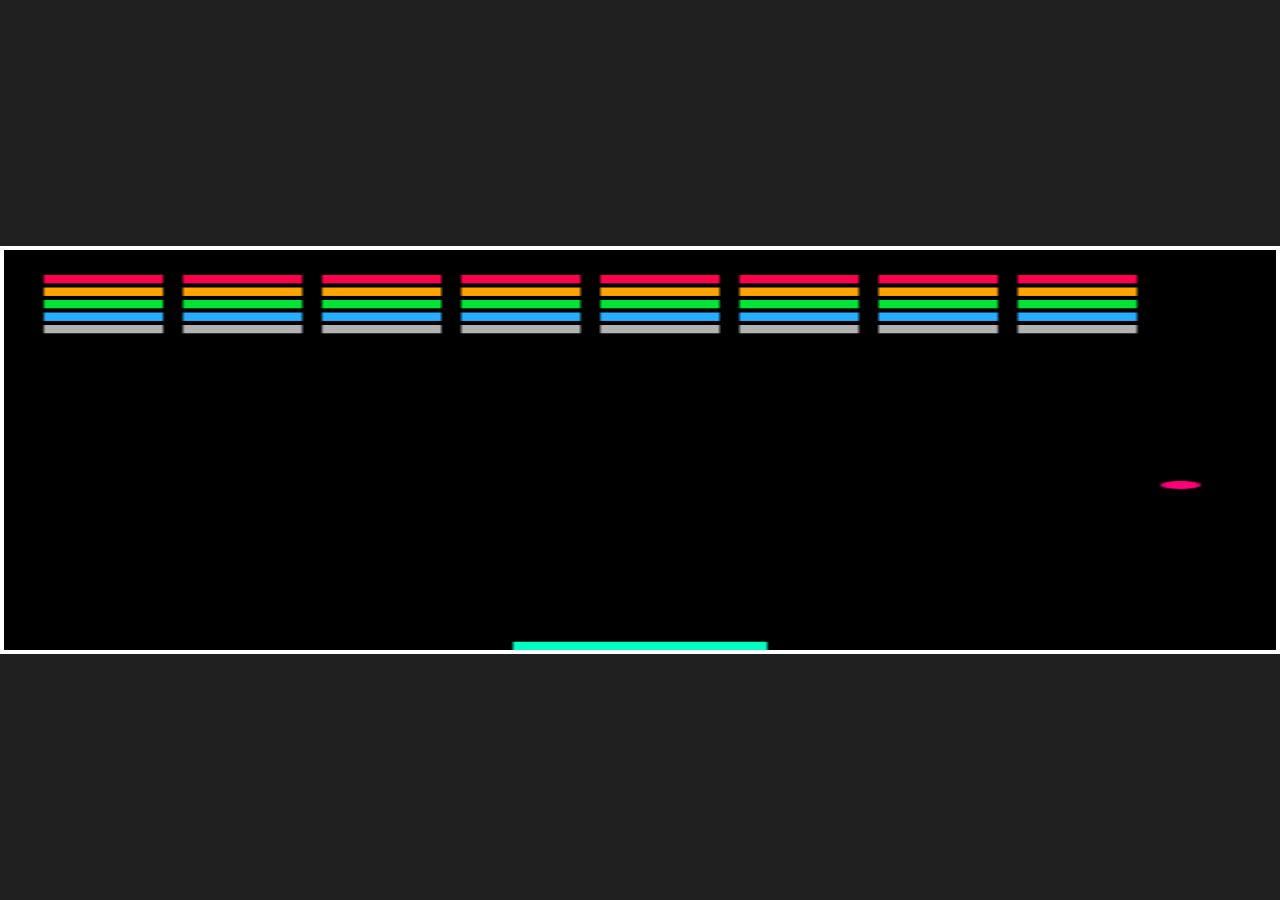
<file: juegos/Arkanoid.html>
<!DOCTYPE html>
<html>
<head>
    <title>Arcanoid Táctil Básico</title>
    <meta name="viewport" content="width=device-width, initial-scale=1.0, maximum-scale=1.0, user-scalable=no">
    <style>
    body {
        margin: 0;
        background: #202020;
        display: flex;
        justify-content: center;
        align-items: center;
        height: 100vh;
        touch-action: none;
        overflow: hidden;
    }
    canvas {
        border: 4px solid #fff;
        background: #000;
        display: block;
        width: 100vw;
        height: calc(100vh - 80px);
        max-height: 400px;
    }
    </style>
</head>
<body>
    <canvas id="juegoCanvas" width="320" height="480"></canvas>
    <script>
        const canvas = document.getElementById("juegoCanvas");
        const ctx = canvas.getContext("2d");

        function ajustarCanvas() {
            canvas.style.width = window.innerWidth + "px";
            canvas.style.height = window.innerHeight + "px";
        }
        window.addEventListener("resize", ajustarCanvas);
        ajustarCanvas();

        const ancho = canvas.width;
        const alto = canvas.height;

        const paletaAltura = 10;
        const paletaAncho = 64; // reducido un 15%
        let paletaX = (ancho - paletaAncho) / 2;

        let bolaRadio = 5;
        let bolaX = ancho / 2;
        let bolaY = alto - 30;
        let velocidadX = 4;
        let velocidadY = -4;
        const velocidadMaxima = 10;

        const ladrilloFila = 5;
        const ladrilloColumna = 8;
        const ladrilloAncho = 30;
        const ladrilloAltura = 10;
        const ladrilloPadding = 5;
        const ladrilloOffsetSuperior = 30;
        const ladrilloOffsetIzquierda = 10;

        const colores = ["#FF004D", "#FFA300", "#00E436", "#29ADFF", "#B2B2B2"];

        let bloques = [];
        for(let c=0; c<ladrilloColumna; c++) {
            bloques[c] = [];
            for(let r=0; r<ladrilloFila; r++) {
                bloques[c][r] = {
                    x: 0,
                    y: 0,
                    status: 1,
                    color: colores[r % colores.length]
                };
            }
        }

        function dibujarBola() {
            ctx.beginPath();
            ctx.arc(bolaX, bolaY, bolaRadio, 0, Math.PI * 2);
            ctx.fillStyle = "#FF0077";
            ctx.fill();
            ctx.closePath();
        }

        function dibujarPaleta() {
            ctx.beginPath();
            ctx.rect(paletaX, alto - paletaAltura, paletaAncho, paletaAltura);
            ctx.fillStyle = "#00FFC0";
            ctx.fill();
            ctx.closePath();
        }

        function dibujarBloques() {
            for(let c=0; c<ladrilloColumna; c++) {
                for(let r=0; r<ladrilloFila; r++) {
                    const b = bloques[c][r];
                    if(b.status == 1) {
                        const x = (c * (ladrilloAncho + ladrilloPadding)) + ladrilloOffsetIzquierda;
                        const y = (r * (ladrilloAltura + ladrilloPadding)) + ladrilloOffsetSuperior;
                        b.x = x;
                        b.y = y;

                        ctx.beginPath();
                        ctx.rect(x, y, ladrilloAncho, ladrilloAltura);
                        ctx.fillStyle = b.color;
                        ctx.fill();
                        ctx.closePath();
                    }
                }
            }
        }

        function colisionBloques() {
            for(let c=0; c<ladrilloColumna; c++) {
                for(let r=0; r<ladrilloFila; r++) {
                    const b = bloques[c][r];
                    if(b.status == 1) {
                        if(bolaX > b.x && bolaX < b.x + ladrilloAncho &&
                           bolaY > b.y && bolaY < b.y + ladrilloAltura) {
                            velocidadY = -velocidadY;
                            b.status = 0;
                        }
                    }
                }
            }
        }

        function moverPaleta(clientX) {
            const rect = canvas.getBoundingClientRect();
            let x = clientX - rect.left;
            paletaX = x - paletaAncho / 2;
            if (paletaX < 0) paletaX = 0;
            if (paletaX + paletaAncho > ancho) paletaX = ancho - paletaAncho;
        }

        canvas.addEventListener('mousemove', e => moverPaleta(e.clientX));
        canvas.addEventListener('touchmove', e => {
            e.preventDefault();
            if(e.touches.length > 0) moverPaleta(e.touches[0].clientX);
        });

        function dibujar() {
            ctx.clearRect(0, 0, ancho, alto);
            dibujarBloques();
            dibujarBola();
            dibujarPaleta();
            colisionBloques();

            bolaX += velocidadX;
            bolaY += velocidadY;

            if(bolaX + velocidadX > ancho - bolaRadio || bolaX + velocidadX < bolaRadio) {
                velocidadX = -velocidadX;
            }
            if(bolaY + velocidadY < bolaRadio) {
                velocidadY = -velocidadY;
            }

            if(bolaY + velocidadY > alto - bolaRadio - paletaAltura) {
                if(bolaX > paletaX && bolaX < paletaX + paletaAncho) {
                    velocidadY = -velocidadY;

                    // Aumentar velocidad progresivamente
                    if (Math.abs(velocidadY) < velocidadMaxima) {
                        velocidadY *= 1.1;
                    }
                    if (Math.abs(velocidadX) < velocidadMaxima) {
                        velocidadX *= 1.1;
                    }
                } else if (bolaY + velocidadY > alto - bolaRadio) {
                    alert("¡FIN DEL JUEGO!");
                    document.location.reload();
                }
            }

            requestAnimationFrame(dibujar);
        }

        dibujar();
    </script>
</body>
</html>
</file>
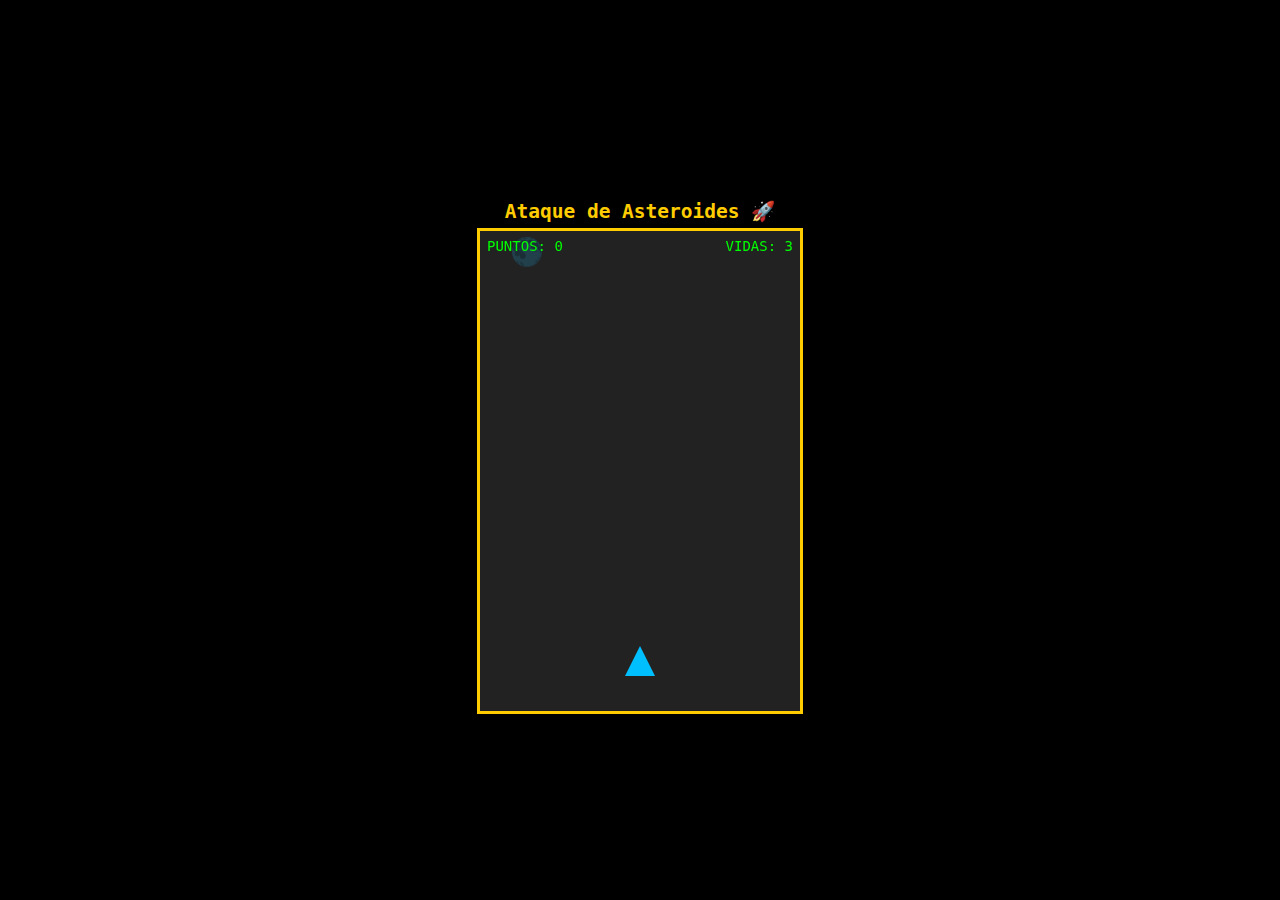
<file: juegos/asteroides.html>
<!DOCTYPE html>
<html>
<head>
  <title>Ataque de Asteroides 🚀</title>
  <meta name="viewport" content="width=device-width, initial-scale=1.0">
  <style>
    body {
      margin: 0;
      background-color: #000;
      display: flex;
      flex-direction: column;
      justify-content: center;
      align-items: center;
      min-height: 100vh;
      font-family: monospace;
      color: #fff;
      user-select: none;
      touch-action: none;
    }

    h1 {
      color: #ffcc00;
      margin-bottom: 5px;
      font-size: 1.5em;
    }

    #contenedorJuego {
      position: relative;
    }

    canvas {
      border: 3px solid #ffcc00;
      background: #111;
      display: block;
    }

    #hud {
      position: absolute;
      top: 5px;
      left: 5px;
      right: 5px;
      font-size: 14px;
      display: flex;
      justify-content: space-between;
      padding: 5px;
      color: #00ff00;
      pointer-events: none;
    }

    #mensajeFinal {
      position: absolute;
      top: 50%;
      left: 50%;
      transform: translate(-50%, -50%);
      background-color: rgba(0, 0, 0, 0.8);
      border: 3px solid #ffcc00;
      padding: 20px;
      text-align: center;
      display: none;
      z-index: 100;
    }

    #mensajeFinal button {
      padding: 10px 20px;
      font-size: 1em;
      cursor: pointer;
      background-color: #dc3545; /* Rojo para reiniciar, más apropiado para un "Game Over" */
      color: white;
      border: none;
      border-radius: 5px;
      margin-top: 10px;
    }
  </style>
</head>
<body>
  <h1>Ataque de Asteroides 🚀</h1>

  <div id="contenedorJuego">
    <canvas id="juegoCanvas" width="320" height="480"></canvas>
    <div id="hud">
      <span>PUNTOS: <span id="scoreDisplay">0</span></span>
      <span>VIDAS: <span id="livesDisplay">3</span></span>
    </div>
    <div id="mensajeFinal">
      <h2>¡GAME OVER!</h2>
      <p>Tu Puntuación Final: <span id="finalScore">0</span></p>
      <button onclick="iniciarJuego()">Volver a Jugar</button>
    </div>
  </div>

  <script>
    const canvas = document.getElementById("juegoCanvas");
    const ctx = canvas.getContext("2d");
    const ancho = canvas.width;
    const alto = canvas.height;

    const scoreDisplay = document.getElementById('scoreDisplay');
    const livesDisplay = document.getElementById('livesDisplay');
    const mensajeFinal = document.getElementById('mensajeFinal');
    const finalScore = document.getElementById('finalScore');

    let juegoActivo = false;
    let score = 0;
    let vidas = 3;
    let asteroides = [];
    let dificultad = 1.5; // Dificultad inicial aumentada para más cantidad
    const intervaloBase = 500; // Intervalo base para crear asteroides (más bajo = más rápido)
    let generadorIntervalo;
    let bucleJuegoFrame;
    let tiempoUltimoAsteroide = 0;
    const tiempoMinimoEntreAsteroides = 200; // Mínimo de milisegundos entre asteroides

    const nave = { x: ancho / 2, y: alto - 50, radio: 15, color: '#00BFFF' };

    const tiposAsteroide = [
      { emoji: "🪨", color: "#888", puntos: 10, velocidad: 2.5 },
      { emoji: "☄️", color: "#f80", puntos: 20, velocidad: 3.5 },
      { emoji: "💥", color: "#f00", puntos: 30, velocidad: 4.5 },
      { emoji: "🌑", color: "#333", puntos: 15, velocidad: 3.0 },
      { emoji: "🔮", color: "#6f0", puntos: 25, velocidad: 4.0 }
    ];

    /**
     * Crea un nuevo asteroide.
     * Se usa `setTimeout` en el bucle principal en lugar de `setInterval` para
     * un control más flexible de la cantidad.
     */
    function crearAsteroide() {
      const tipo = tiposAsteroide[Math.floor(Math.random() * tiposAsteroide.length)];
      const radio = 18;
      const x = Math.random() * (ancho - radio * 2) + radio;
      const y = -radio;

      asteroides.push({
        x: x,
        y: y,
        radio: radio,
        velocidadX: (Math.random() - 0.5) * 1.5,
        velocidadY: tipo.velocidad * dificultad,
        tipo: tipo,
      });
    }

    /**
     * Generador continuo de asteroides.
     * Esto permite una mayor cantidad y un ritmo más frenético.
     */
    function generarAsteroidesContinuo() {
        if (!juegoActivo) return;
        const ahora = performance.now();
        const intervaloActual = Math.max(intervaloBase / dificultad, tiempoMinimoEntreAsteroides);

        // Genera un asteroide en cada intervalo
        if (ahora - tiempoUltimoAsteroide > intervaloActual) {
            crearAsteroide();
            tiempoUltimoAsteroide = ahora;
        }

        // Se usa `setTimeout` en lugar de `setInterval` para un control más preciso
        generadorIntervalo = setTimeout(generarAsteroidesContinuo, intervaloActual * (0.8 + Math.random() * 0.4)); // Pequeña variación para que no sea un reloj
    }


    /**
     * Actualiza la posición de los asteroides y revisa colisiones/salida.
     */
    function actualizarAsteroides() {
      for (let i = asteroides.length - 1; i >= 0; i--) {
        const a = asteroides[i];
        a.x += a.velocidadX;
        a.y += a.velocidadY;

        // 1. Colisión con la Nave (¡Ahora te daña!)
        const dxNave = a.x - nave.x;
        const dyNave = a.y - nave.y;
        const distanciaNave = Math.sqrt(dxNave * dxNave + dyNave * dyNave);
        if (distanciaNave < a.radio + nave.radio) {
          // COLISIÓN: El jugador muere (pierde una vida)
          asteroides.splice(i, 1);
          perderVida();
          continue;
        }

        // 2. Asteroide sale de la pantalla (¡Ahora ganas puntos por esquivar!)
        if (a.y > alto + a.radio) {
          asteroides.splice(i, 1);
          score += a.tipo.puntos; // Puntos por esquivar
          actualizarHUD();
          continue;
        }
      }
    }

    /**
     * **¡Se eliminó la función `manejarToqueAsteroide`!**
     * El juego ahora se trata de esquivar, no de tocar/disparar.
     */

    function actualizarHUD() {
      scoreDisplay.textContent = score;
      livesDisplay.textContent = vidas;
    }

    function perderVida() {
      if (!juegoActivo) return;
      vidas--;
      actualizarHUD();
      if (vidas <= 0) terminarJuego();
    }

    function terminarJuego() {
      juegoActivo = false;
      clearTimeout(generadorIntervalo); // Limpia el setTimeout
      cancelAnimationFrame(bucleJuegoFrame);
      finalScore.textContent = score;
      mensajeFinal.style.display = 'block';
    }

    function dibujarNave() {
      // Dibuja la nave como un triángulo (la forma actual)
      ctx.fillStyle = nave.color;
      ctx.beginPath();
      ctx.moveTo(nave.x, nave.y - nave.radio);
      ctx.lineTo(nave.x - nave.radio, nave.y + nave.radio);
      ctx.lineTo(nave.x + nave.radio, nave.y + nave.radio);
      ctx.closePath();
      ctx.fill();

      // Pequeño círculo para representar el radio de colisión
      // ctx.strokeStyle = 'red';
      // ctx.beginPath();
      // ctx.arc(nave.x, nave.y, nave.radio, 0, Math.PI * 2);
      // ctx.stroke();
    }

    function dibujarAsteroides() {
      asteroides.forEach(a => {
        ctx.font = `${a.radio * 1.5}px monospace`;
        ctx.textAlign = "center";
        ctx.textBaseline = "middle";
        ctx.fillStyle = a.tipo.color;
        ctx.fillText(a.tipo.emoji, a.x, a.y);

        // Pequeño círculo para representar el radio de colisión
        // ctx.strokeStyle = 'red';
        // ctx.beginPath();
        // ctx.arc(a.x, a.y, a.radio, 0, Math.PI * 2);
        // ctx.stroke();
      });
    }

    function dibujar() {
      if (!juegoActivo) return;

      // Incrementa la dificultad lentamente con el tiempo
      dificultad += 0.0005; // Aumenta la velocidad y la tasa de generación

      ctx.clearRect(0, 0, ancho, alto);
      ctx.fillStyle = '#222';
      ctx.fillRect(0, 0, ancho, alto);
      actualizarAsteroides();
      dibujarAsteroides();
      dibujarNave();
      bucleJuegoFrame = requestAnimationFrame(dibujar);
    }

    // Mueve la nave con el cursor/toque
    function moverNaveConToque(e) {
      e.preventDefault();
      const rect = canvas.getBoundingClientRect();
      const x = (e.clientX || e.touches[0].clientX) - rect.left;
      nave.x = x;
      if (nave.x < nave.radio) nave.x = nave.radio;
      if (nave.x > ancho - nave.radio) nave.x = ancho - nave.radio;
    }

    // Listener para el movimiento de la nave
    canvas.addEventListener('touchmove', moverNaveConToque, { passive: false });
    canvas.addEventListener('mousemove', moverNaveConToque);

    function iniciarJuego() {
      score = 0;
      vidas = 3;
      dificultad = 1.5; // Dificultad inicial
      asteroides = [];
      juegoActivo = true;
      mensajeFinal.style.display = 'none';
      actualizarHUD();

      clearTimeout(generadorIntervalo);
      tiempoUltimoAsteroide = performance.now();
      generarAsteroidesContinuo(); // Inicia la generación continua

      cancelAnimationFrame(bucleJuegoFrame);
      dibujar();
    }

    iniciarJuego();
  </script>
</body>
</html>
</file>
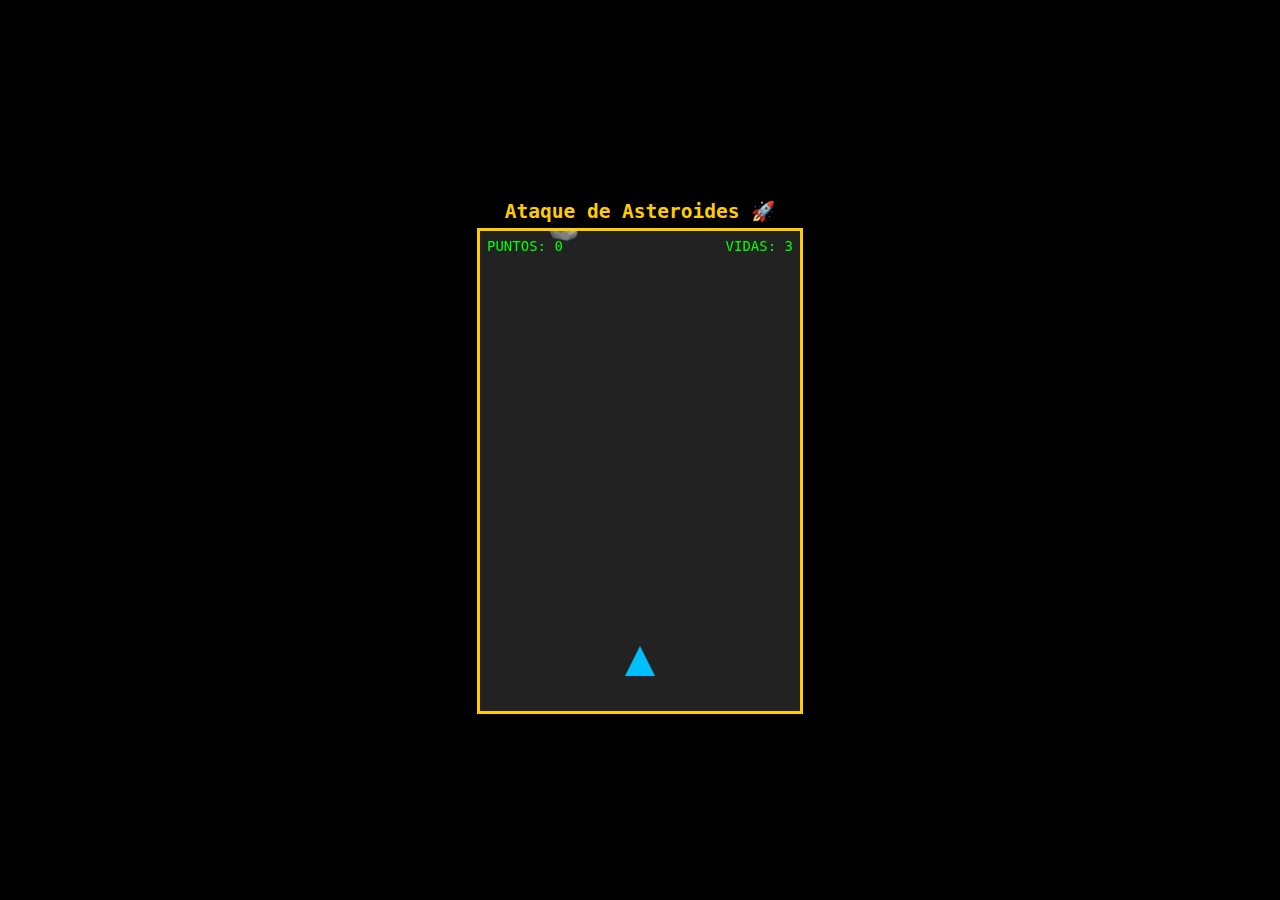
<file: juegos/Asteroides.html>
<!DOCTYPE html>
<html>
<head>
  <title>Ataque de Asteroides 🚀</title>
  <meta name="viewport" content="width=device-width, initial-scale=1.0">
  <style>
    body {
      margin: 0;
      background-color: #000;
      display: flex;
      flex-direction: column;
      justify-content: center;
      align-items: center;
      min-height: 100vh;
      font-family: monospace;
      color: #fff;
      user-select: none;
      touch-action: none;
    }

    h1 {
      color: #ffcc00;
      margin-bottom: 5px;
      font-size: 1.5em;
    }

    #contenedorJuego {
      position: relative;
    }

    canvas {
      border: 3px solid #ffcc00;
      background: #111;
      display: block;
    }

    #hud {
      position: absolute;
      top: 5px;
      left: 5px;
      right: 5px;
      font-size: 14px;
      display: flex;
      justify-content: space-between;
      padding: 5px;
      color: #00ff00;
      pointer-events: none;
    }

    #mensajeFinal {
      position: absolute;
      top: 50%;
      left: 50%;
      transform: translate(-50%, -50%);
      background-color: rgba(0, 0, 0, 0.8);
      border: 3px solid #ffcc00;
      padding: 20px;
      text-align: center;
      display: none;
      z-index: 100;
    }

    #mensajeFinal button {
      padding: 10px 20px;
      font-size: 1em;
      cursor: pointer;
      background-color: #dc3545; /* Rojo para reiniciar, más apropiado para un "Game Over" */
      color: white;
      border: none;
      border-radius: 5px;
      margin-top: 10px;
    }
  </style>
</head>
<body>
  <h1>Ataque de Asteroides 🚀</h1>

  <div id="contenedorJuego">
    <canvas id="juegoCanvas" width="320" height="480"></canvas>
    <div id="hud">
      <span>PUNTOS: <span id="scoreDisplay">0</span></span>
      <span>VIDAS: <span id="livesDisplay">3</span></span>
    </div>
    <div id="mensajeFinal">
      <h2>¡GAME OVER!</h2>
      <p>Tu Puntuación Final: <span id="finalScore">0</span></p>
      <button onclick="iniciarJuego()">Volver a Jugar</button>
    </div>
  </div>

  <script>
    const canvas = document.getElementById("juegoCanvas");
    const ctx = canvas.getContext("2d");
    const ancho = canvas.width;
    const alto = canvas.height;

    const scoreDisplay = document.getElementById('scoreDisplay');
    const livesDisplay = document.getElementById('livesDisplay');
    const mensajeFinal = document.getElementById('mensajeFinal');
    const finalScore = document.getElementById('finalScore');

    let juegoActivo = false;
    let score = 0;
    let vidas = 3;
    let asteroides = [];
    let dificultad = 1.5; // Dificultad inicial aumentada para más cantidad
    const intervaloBase = 500; // Intervalo base para crear asteroides (más bajo = más rápido)
    let generadorIntervalo;
    let bucleJuegoFrame;
    let tiempoUltimoAsteroide = 0;
    const tiempoMinimoEntreAsteroides = 200; // Mínimo de milisegundos entre asteroides

    const nave = { x: ancho / 2, y: alto - 50, radio: 15, color: '#00BFFF' };

    const tiposAsteroide = [
      { emoji: "🪨", color: "#888", puntos: 10, velocidad: 2.5 },
      { emoji: "☄️", color: "#f80", puntos: 20, velocidad: 3.5 },
      { emoji: "💥", color: "#f00", puntos: 30, velocidad: 4.5 },
      { emoji: "🌑", color: "#333", puntos: 15, velocidad: 3.0 },
      { emoji: "🔮", color: "#6f0", puntos: 25, velocidad: 4.0 }
    ];

    /**
     * Crea un nuevo asteroide.
     * Se usa `setTimeout` en el bucle principal en lugar de `setInterval` para
     * un control más flexible de la cantidad.
     */
    function crearAsteroide() {
      const tipo = tiposAsteroide[Math.floor(Math.random() * tiposAsteroide.length)];
      const radio = 18;
      const x = Math.random() * (ancho - radio * 2) + radio;
      const y = -radio;

      asteroides.push({
        x: x,
        y: y,
        radio: radio,
        velocidadX: (Math.random() - 0.5) * 1.5,
        velocidadY: tipo.velocidad * dificultad,
        tipo: tipo,
      });
    }

    /**
     * Generador continuo de asteroides.
     * Esto permite una mayor cantidad y un ritmo más frenético.
     */
    function generarAsteroidesContinuo() {
        if (!juegoActivo) return;
        const ahora = performance.now();
        const intervaloActual = Math.max(intervaloBase / dificultad, tiempoMinimoEntreAsteroides);

        // Genera un asteroide en cada intervalo
        if (ahora - tiempoUltimoAsteroide > intervaloActual) {
            crearAsteroide();
            tiempoUltimoAsteroide = ahora;
        }

        // Se usa `setTimeout` en lugar de `setInterval` para un control más preciso
        generadorIntervalo = setTimeout(generarAsteroidesContinuo, intervaloActual * (0.8 + Math.random() * 0.4)); // Pequeña variación para que no sea un reloj
    }


    /**
     * Actualiza la posición de los asteroides y revisa colisiones/salida.
     */
    function actualizarAsteroides() {
      for (let i = asteroides.length - 1; i >= 0; i--) {
        const a = asteroides[i];
        a.x += a.velocidadX;
        a.y += a.velocidadY;

        // 1. Colisión con la Nave (¡Ahora te daña!)
        const dxNave = a.x - nave.x;
        const dyNave = a.y - nave.y;
        const distanciaNave = Math.sqrt(dxNave * dxNave + dyNave * dyNave);
        if (distanciaNave < a.radio + nave.radio) {
          // COLISIÓN: El jugador muere (pierde una vida)
          asteroides.splice(i, 1);
          perderVida();
          continue;
        }

        // 2. Asteroide sale de la pantalla (¡Ahora ganas puntos por esquivar!)
        if (a.y > alto + a.radio) {
          asteroides.splice(i, 1);
          score += a.tipo.puntos; // Puntos por esquivar
          actualizarHUD();
          continue;
        }
      }
    }

    /**
     * **¡Se eliminó la función `manejarToqueAsteroide`!**
     * El juego ahora se trata de esquivar, no de tocar/disparar.
     */

    function actualizarHUD() {
      scoreDisplay.textContent = score;
      livesDisplay.textContent = vidas;
    }

    function perderVida() {
      if (!juegoActivo) return;
      vidas--;
      actualizarHUD();
      if (vidas <= 0) terminarJuego();
    }

    function terminarJuego() {
      juegoActivo = false;
      clearTimeout(generadorIntervalo); // Limpia el setTimeout
      cancelAnimationFrame(bucleJuegoFrame);
      finalScore.textContent = score;
      mensajeFinal.style.display = 'block';
    }

    function dibujarNave() {
      // Dibuja la nave como un triángulo (la forma actual)
      ctx.fillStyle = nave.color;
      ctx.beginPath();
      ctx.moveTo(nave.x, nave.y - nave.radio);
      ctx.lineTo(nave.x - nave.radio, nave.y + nave.radio);
      ctx.lineTo(nave.x + nave.radio, nave.y + nave.radio);
      ctx.closePath();
      ctx.fill();

      // Pequeño círculo para representar el radio de colisión
      // ctx.strokeStyle = 'red';
      // ctx.beginPath();
      // ctx.arc(nave.x, nave.y, nave.radio, 0, Math.PI * 2);
      // ctx.stroke();
    }

    function dibujarAsteroides() {
      asteroides.forEach(a => {
        ctx.font = `${a.radio * 1.5}px monospace`;
        ctx.textAlign = "center";
        ctx.textBaseline = "middle";
        ctx.fillStyle = a.tipo.color;
        ctx.fillText(a.tipo.emoji, a.x, a.y);

        // Pequeño círculo para representar el radio de colisión
        // ctx.strokeStyle = 'red';
        // ctx.beginPath();
        // ctx.arc(a.x, a.y, a.radio, 0, Math.PI * 2);
        // ctx.stroke();
      });
    }

    function dibujar() {
      if (!juegoActivo) return;

      // Incrementa la dificultad lentamente con el tiempo
      dificultad += 0.0005; // Aumenta la velocidad y la tasa de generación

      ctx.clearRect(0, 0, ancho, alto);
      ctx.fillStyle = '#222';
      ctx.fillRect(0, 0, ancho, alto);
      actualizarAsteroides();
      dibujarAsteroides();
      dibujarNave();
      bucleJuegoFrame = requestAnimationFrame(dibujar);
    }

    // Mueve la nave con el cursor/toque
    function moverNaveConToque(e) {
      e.preventDefault();
      const rect = canvas.getBoundingClientRect();
      const x = (e.clientX || e.touches[0].clientX) - rect.left;
      nave.x = x;
      if (nave.x < nave.radio) nave.x = nave.radio;
      if (nave.x > ancho - nave.radio) nave.x = ancho - nave.radio;
    }

    // Listener para el movimiento de la nave
    canvas.addEventListener('touchmove', moverNaveConToque, { passive: false });
    canvas.addEventListener('mousemove', moverNaveConToque);

    function iniciarJuego() {
      score = 0;
      vidas = 3;
      dificultad = 1.5; // Dificultad inicial
      asteroides = [];
      juegoActivo = true;
      mensajeFinal.style.display = 'none';
      actualizarHUD();

      clearTimeout(generadorIntervalo);
      tiempoUltimoAsteroide = performance.now();
      generarAsteroidesContinuo(); // Inicia la generación continua

      cancelAnimationFrame(bucleJuegoFrame);
      dibujar();
    }

    iniciarJuego();
  </script>
</body>
</html>
</file>
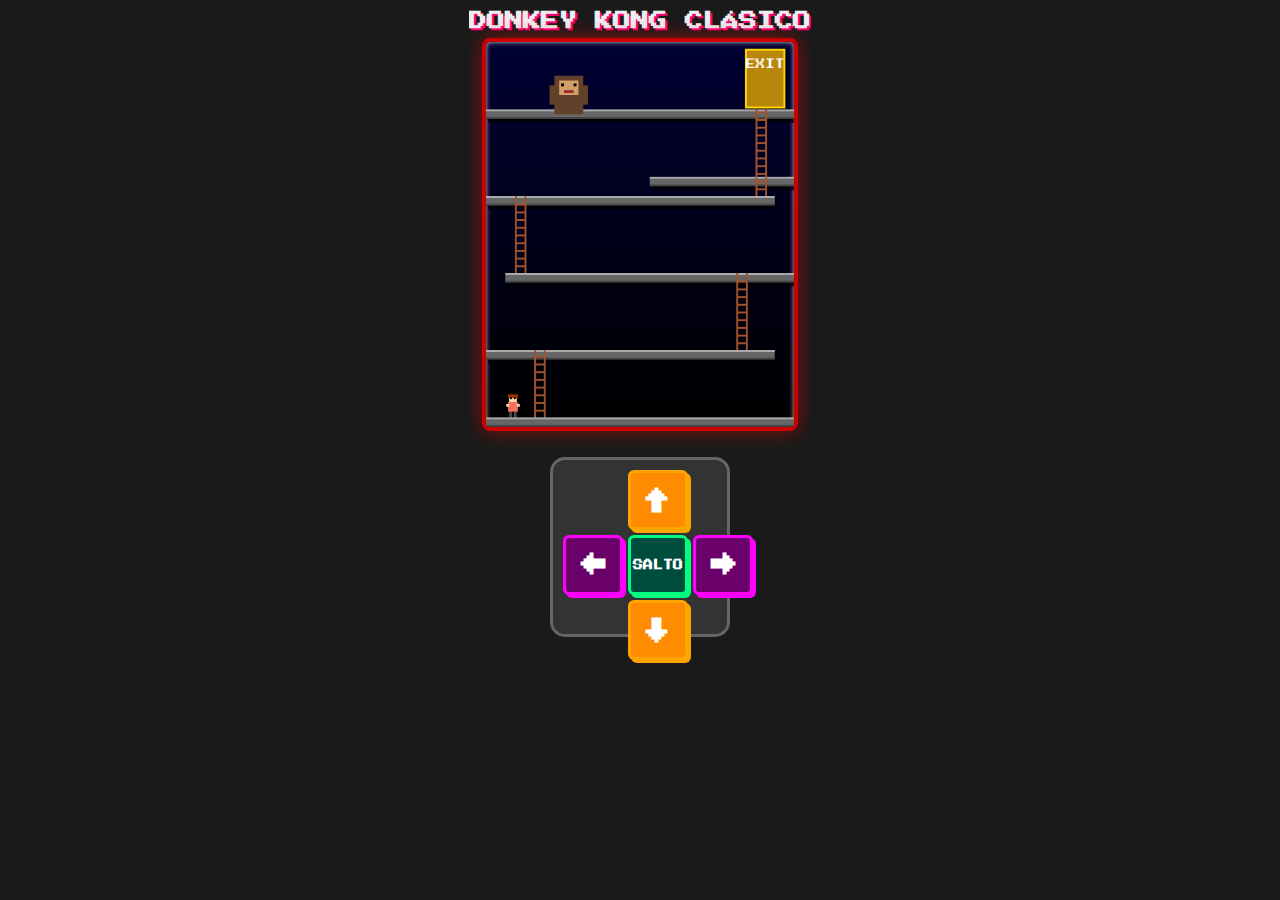
<file: juegos/Donkeykong.html>
<!DOCTYPE html>
<html lang="es">
<head>
    <meta charset="UTF-8">
    <meta name="viewport" content="width=device-width, initial-scale=1.0">
    <title>Donkey Kong con Carla</title>
    <style>
        /* Importamos una fuente retro para la interfaz */
        @import url('https://fonts.googleapis.com/css2?family=Press+Start+2P&display=swap');

        html, body {
            margin: 0;
            padding: 0;
            background-color: #1a1a1a;
            font-family: 'Press Start 2P', monospace;
            color: #eeeeee;
            display: flex;
            flex-direction: column;
            align-items: center;
            height: 100vh;
            overflow: hidden;
            user-select: none;
            text-align: center;
        }

        canvas {
            /* Estilo de máquina arcade para el canvas */
            border: 4px solid #cc0000;
            background: linear-gradient(to bottom, #000033, #000000); /* Fondo oscuro con degradado */
            display: block;
            width: 90%;
            max-width: 380px;
            height: auto;
            aspect-ratio: 4 / 5;
            box-shadow: 0 0 20px rgba(255, 0, 0, 0.5), 0 0 5px rgba(255, 255, 255, 0.8) inset;
            border-radius: 8px;
            margin-bottom: 16px;
        }

        h2 {
            font-size: 18px; /* Un poco más grande para el título */
            margin: 12px 0 8px 0;
            text-shadow: 2px 2px #ff0077;
        }

        #controlesTactiles {
            /* Contenedor principal para el D-Pad */
            display: grid;
            grid-template-columns: repeat(3, 1fr); /* 3 columnas */
            grid-template-rows: repeat(3, 1fr);    /* 3 filas */
            gap: 5px; /* Pequeño espacio entre los botones */
            width: 180px; /* Ancho fijo para el conjunto del D-Pad */
            height: 180px; /* Alto fijo para el conjunto del D-Pad */
            max-width: 200px; /* Máximo ancho */
            max-height: 200px; /* Máximo alto */
            padding: 10px;
            box-sizing: border-box;
            background-color: #333; /* Fondo para que el D-Pad destaque */
            border-radius: 15px;
            border: 3px solid #666;
            margin-top: 10px;
        }

        .botonControl {
            /* Hacemos que todos los botones sean cuadrados */
            aspect-ratio: 1 / 1; 
            font-family: 'Press Start 2P', monospace;
            font-weight: bold;
            color: #ffffff;
            background-color: #6a006a;
            border: 3px solid #ff00ff; 
            border-radius: 6px;
            cursor: pointer;
            user-select: none;
            box-shadow: 3px 3px #ff00ff;
            transition: all 0.1s;
            touch-action: manipulation;
            display: flex; 
            align-items: center;
            justify-content: center;
            font-size: 24px; /* Tamaño de las flechas */
            line-height: 1; 
        }

        /* Posicionamiento específico para cada botón dentro del grid */
        .botonControl[data-key="ArrowUp"] {
            grid-column: 2; 
            grid-row: 1;    
            background-color: #ff8c00;
            border: 3px solid #ffa500;
            box-shadow: 3px 3px #ffa500;
        }
        .botonControl[data-key="ArrowLeft"] {
            grid-column: 1; 
            grid-row: 2;    
            background-color: #6a006a;
            border: 3px solid #ff00ff;
            box-shadow: 3px 3px #ff00ff;
        }
        .botonControl[data-key=" "] { /* Botón de SALTO (Centro) */
            grid-column: 2; 
            grid-row: 2;    
            background-color: #004d40;
            border: 3px solid #00ff80;
            box-shadow: 3px 3px #00ff80;
            font-size: 10px; /* Ajustamos el tamaño para que el texto encaje en el cuadrado */
            line-height: 1.2;
            padding: 2px;
        }
        .botonControl[data-key="ArrowRight"] {
            grid-column: 3; 
            grid-row: 2;    
            background-color: #6a006a;
            border: 3px solid #ff00ff;
            box-shadow: 3px 3px #ff00ff;
        }
        .botonControl[data-key="ArrowDown"] {
            grid-column: 2; 
            grid-row: 3;    
            background-color: #ff8c00;
            border: 3px solid #ffa500;
            box-shadow: 3px 3px #ffa500;
        }

        /* Ocultar los espacios vacíos para que solo se vean los botones */
        /* Nota: Necesitamos que existan los divs vacíos para mantener la estructura de la cuadrícula 3x3 */
        .grid-cell-empty {
            visibility: hidden;
        }

        .botonControl:active {
            box-shadow: 0 0 #ff00ff;
            transform: translateY(3px);
        }
    </style>
</head>
<body>
    <h2>DONKEY KONG CLÁSICO</h2>
    <canvas id="juegoCanvas" width="320" height="400"></canvas>
    <div id="controlesTactiles">
        
        <!-- Fila 1 -->
        <div class="grid-cell-empty"></div> 
        <button class="botonControl" data-key="ArrowUp">↑</button>
        <div class="grid-cell-empty"></div> 

        <!-- Fila 2 (Movimiento lateral y salto central) -->
        <button class="botonControl" data-key="ArrowLeft">←</button>
        <button class="botonControl" data-key=" ">SALTO</button> 
        <button class="botonControl" data-key="ArrowRight">→</button>
        
        <!-- Fila 3 -->
        <div class="grid-cell-empty"></div> 
        <button class="botonControl" data-key="ArrowDown">↓</button>
        <div class="grid-cell-empty"></div> 

    </div>

    <script>
        // Game variables and setup
        const canvas = document.getElementById("juegoCanvas");
        const ctx = canvas.getContext("2d");
        const ancho = canvas.width;
        const alto = canvas.height;

        let teclasPresionadas = {};
        const GRAVEDAD = 0.3;
        let juegoActivo = true;

        const ESTADO_INICIAL_CARLA = {
            ancho: 16, 
            alto: 24, 
            x: 20,
            y: alto - 34,
            velocidadX: 0,
            velocidadY: 0,
            velocidadMovimiento: 3,
            velocidadEscalada: 2,
            fuerzaSalto: -8.5,
            enElSuelo: true,
            enEscalera: false
        };

        let carla = { ...ESTADO_INICIAL_CARLA };

        const donkeyKong = {
            ancho: 30,
            alto: 40,
            x: 50,
            y: 35,
            dirX: 1,
            velocidadMovimiento: 0.5,
            limiteDerecho: ancho - 50,
            limiteIzquierdo: 20,
            intervaloBarril: 2000,
            ultimoBarril: Date.now()
        };
        
        let barriles = [];


        const meta = {
            x: ancho - 50,
            y: 8,
            ancho: 40,
            alto: 60
        };

        const plataformas = [
            { x: 0, y: alto - 10, ancho: ancho, alto: 10 },
            { x: 0, y: alto - 80, ancho: ancho - 20, alto: 10 },
            { x: 20, y: alto - 160, ancho: ancho, alto: 10 },
            { x: 0, y: alto - 240, ancho: ancho - 20, alto: 10 },
            { x: ancho - 150, y: 140, ancho: 150, alto: 10 },
            { x: 0, y: 70, ancho: ancho, alto: 10 },
        ];
        
        const escaleras = [
            { x: 50, y: alto - 10, alto: 70 },
            { x: ancho - 60, y: alto - 80, alto: 80 },
            { x: 30, y: alto - 160, alto: 80 },
            { x: ancho - 40, y: alto - 240, alto: 100 }
        ];

        // --- FUNCIONES DE DIBUJO RETRO PIXEL ART ---

        function dibujarRect(x, y, w, h, color) {
            ctx.fillStyle = color;
            ctx.fillRect(x, y, w, h);
        }

        function dibujarSombra(x, y, w, h, desplazamiento = 2, color = 'rgba(0,0,0,0.7)') {
            dibujarRect(x + desplazamiento, y + desplazamiento, w, h, color);
        }

        function dibujarPlataformas() {
            plataformas.forEach(p => {
                dibujarSombra(p.x, p.y, p.ancho, p.alto + 2, 2, 'rgba(0,0,0,0.7)');
                dibujarRect(p.x, p.y, p.ancho, p.alto, '#666666');
                dibujarRect(p.x, p.y, p.ancho, 2, '#aaaaaa');
                dibujarRect(p.x, p.y + p.alto - 2, p.ancho, 2, '#444444');
            });
        }
        
        function dibujarEscaleras() {
            const ANCHO_ESCALERA = 12;
            const ALTURA_PELDAÑO = 8;
            const COLOR_MADERA = '#A0522D';

            escaleras.forEach(e => {
                const topY = e.y - e.alto;
                
                dibujarRect(e.x, topY, 2, e.alto, COLOR_MADERA);
                dibujarRect(e.x + ANCHO_ESCALERA - 2, topY, 2, e.alto, COLOR_MADERA);

                for (let y = e.y - ALTURA_PELDAÑO; y > topY; y -= ALTURA_PELDAÑO) {
                    dibujarRect(e.x + 2, y, ANCHO_ESCALERA - 4, 2, COLOR_MADERA);
                }
            });
        }

        function dibujarCarlaPixel() {
            const x = carla.x;
            const y = carla.y;
            const w = carla.ancho;
            const h = carla.alto;
            const COLOR_VESTIDO = '#F87060';
            const COLOR_PIEL = '#FFDBAC';
            const COLOR_PELO = '#993300';
            const COLOR_ZAPATOS = '#444';
            
            // Head (piel)
            dibujarRect(x + 4, y, 8, 8, COLOR_PIEL); 
            
            // Hair
            dibujarRect(x + 3, y, 10, 4, COLOR_PELO);

            // Body (vestido/overol)
            dibujarRect(x + 3, y + 8, 10, 10, COLOR_VESTIDO);

            // Legs (simulated)
            dibujarRect(x + 4, y + 18, 3, 6, COLOR_ZAPATOS); 
            dibujarRect(x + 9, y + 18, 3, 6, COLOR_ZAPATOS);
            
            // Arms
            if (carla.enEscalera) {
                 dibujarRect(x + 6, y + 10, 4, 3, COLOR_PIEL);
            } else {
                 dibujarRect(x + 1, y + 10, 3, 3, COLOR_PIEL);
                 dibujarRect(x + w - 4, y + 10, 3, 3, COLOR_PIEL); 
            }

            // Eyes
            dibujarRect(x + 5, y + 3, 2, 2, '#000000');
            dibujarRect(x + 9, y + 3, 2, 2, '#000000');
        }

        function dibujarDonkeyKongPixel() {
            const x = donkeyKong.x;
            const y = donkeyKong.y;
            const w = donkeyKong.ancho;
            const h = donkeyKong.alto;

            const DK_COLOR_PELO = '#61412A'; // Dark Brown
            const DK_COLOR_CARA = '#D4A06A'; // Beige/Skin Tone
            const DK_COLOR_BOCA = '#9E2A2A'; // Reddish

            // Cuerpo principal (Pelaje)
            dibujarRect(x, y, w, h, DK_COLOR_PELO);

            // Brazos
            dibujarRect(x - 5, y + 10, 5, 20, DK_COLOR_PELO);
            dibujarRect(x + w, y + 10, 5, 20, DK_COLOR_PELO);

            // Area de la cara (Beige)
            dibujarRect(x + 5, y + 5, w - 10, 15, DK_COLOR_CARA);

            // Boca (Detalle Rojo)
            dibujarRect(x + 10, y + 15, w - 20, 3, DK_COLOR_BOCA);

            // Ojos
            dibujarRect(x + 7, y + 8, 3, 3, '#000000');
            dibujarRect(x + w - 10, y + 8, 3, 3, '#000000');
        }

        function dibujarBarril(b) {
            // Barrel Drawing (Always Brown)
            dibujarRect(b.x - b.radio + 1, b.y - b.radio + 1, b.radio * 2, b.radio * 2, 'rgba(0, 0, 0, 0.4)');
            
            ctx.beginPath();
            ctx.arc(b.x, b.y, b.radio, 0, 2 * Math.PI);
            ctx.fillStyle = '#8B4513';
            ctx.fill();

            // Bands
            dibujarRect(b.x - b.radio, b.y - b.radio + 1, b.radio * 2, 2, '#aaaaaa');
            dibujarRect(b.x - b.radio, b.y + b.radio - 3, b.radio * 2, 2, '#aaaaaa');
        }

        function dibujarMeta() {
            dibujarSombra(meta.x, meta.y, meta.ancho, meta.alto, 2, 'rgba(0,0,0,0.7)');
            dibujarRect(meta.x, meta.y, meta.ancho, meta.alto, '#B8860B');
            ctx.strokeStyle = '#FFD700';
            ctx.lineWidth = 2;
            ctx.strokeRect(meta.x, meta.y, meta.ancho, meta.alto);
            ctx.fillStyle = '#FFFFFF';
            ctx.font = '10px "Press Start 2P"';
            ctx.textAlign = 'center';
            ctx.fillText('EXIT', meta.x + meta.ancho / 2, meta.y + 20);
            ctx.textAlign = 'start';
        }

        function dibujar() {
            if (!juegoActivo) return;

            ctx.clearRect(0, 0, ancho, alto);

            dibujarPlataformas();
            dibujarEscaleras(); 
            dibujarMeta();
            dibujarDonkeyKongPixel();
            barriles.forEach(dibujarBarril);
            dibujarCarlaPixel();
        }

        // --- GAME LOGIC ---

        function reiniciarJuego() {
            carla = { ...ESTADO_INICIAL_CARLA };
            barriles = [];
            donkeyKong.intervaloBarril = 2000;
            donkeyKong.velocidadMovimiento = 0.5;
            juegoActivo = true;
        }

        function mostrarMensaje(mensaje) {
            const overlay = document.createElement('div');
            overlay.style.cssText = `
                position: absolute;
                top: 0; left: 0; right: 0; bottom: 0;
                background: rgba(0, 0, 0, 0.85);
                color: white;
                font-family: 'Press Start 2P', monospace;
                display: flex;
                flex-direction: column;
                justify-content: center;
                align-items: center;
                text-align: center;
                z-index: 1000;
            `;

            overlay.innerHTML = `
                <div style="padding: 20px; border: 4px solid #FF0077; background: #333; border-radius: 8px; box-shadow: 0 0 15px #FF0077;">
                    <p style="margin: 0 0 20px 0; font-size: 14px;">${mensaje}</p>
                    <button id="okBtn" style="padding: 10px 20px; font-family: 'Press Start 2P', monospace; background: #00FF80; border: none; border-radius: 4px; cursor: pointer; color: black; font-size: 10px;">OK</button>
                </div>
            `;

            document.body.appendChild(overlay);

            document.getElementById('okBtn').onclick = () => {
                document.body.removeChild(overlay);
                if (!juegoActivo) {
                    reiniciarJuego();
                }
            };
        }

        function manejarDerrota() {
            juegoActivo = false;
            mostrarMensaje("¡Carla ha sido aplastada! Fin del Juego.");
        }

        function crearBarril() {
            // Only brown rolling barrels are created
            barriles.push({
                x: donkeyKong.x + donkeyKong.ancho / 2,
                y: donkeyKong.y + donkeyKong.alto,
                radio: 6,
                velocidadX: 0,
                velocidadY: 0,
                rodando: false,
                dirRodamiento: donkeyKong.dirX,
                velocidadRodamiento: 1.5,
                rebotador: false
            });
            donkeyKong.ultimoBarril = Date.now();
        }

        function actualizarBarriles() {
            barriles = barriles.filter(b => b.y < alto + b.radio);

            barriles.forEach(b => {
                b.velocidadY += GRAVEDAD;

                let colisionEnSuelo = false;
                plataformas.forEach(p => {
                    if (
                        b.x > p.x && b.x < p.x + p.ancho &&
                        b.y + b.radio >= p.y && b.y + b.radio <= p.y + 5 && b.velocidadY >= 0
                    ) {
                        b.y = p.y - b.radio;
                        b.velocidadY = 0;
                        b.rodando = true;
                        colisionEnSuelo = true;
                    }
                });

                if (b.rodando && colisionEnSuelo) {
                    b.velocidadX = b.dirRodamiento * b.velocidadRodamiento;
                } else {
                    b.velocidadX = 0;
                }

                if (b.rodando && !colisionEnSuelo) {
                    b.rodando = false;
                    b.velocidadX = 0;
                    b.dirRodamiento *= -1; 
                }

                b.x += b.velocidadX;
                b.y += b.velocidadY;
            });
        }

        function comprobarColisionCarla() {
            barriles.forEach(b => {
                const dx = Math.abs((carla.x + carla.ancho / 2) - b.x);
                const dy = Math.abs((carla.y + carla.alto / 2) - b.y);

                if (dx < (carla.ancho / 2 + b.radio) && dy < (carla.alto / 2 + b.radio)) {
                    manejarDerrota();
                }
            });

            if (
                carla.x < meta.x + meta.ancho && carla.x + carla.ancho > meta.x &&
                carla.y + carla.alto > meta.y && carla.y < meta.y + meta.alto
            ) {
                juegoActivo = false;
                mostrarMensaje("¡Carla ha alcanzado la puerta! ¡Has ganado!");
            }
        }
        
        function estaCercaDeEscalera() {
            const ANCHO_ESCALERA = 12;
            let tocandoEscalera = false;
            
            escaleras.forEach(e => {
                const topY = e.y - e.alto;
                
                // Comprueba si Carla está horizontalmente centrada sobre la escalera
                if (carla.x + carla.ancho / 2 > e.x && carla.x + carla.ancho / 2 < e.x + ANCHO_ESCALERA) {
                    // Comprueba si Carla está verticalmente en el rango de la escalera
                    if (carla.y + carla.alto > topY && carla.y < e.y) {
                        tocandoEscalera = true;
                    }
                }
            });
            return tocandoEscalera;
        }


        function manejarControles() {
            carla.velocidadX = 0;
            const cercaDeEscalera = estaCercaDeEscalera();

            // Determinar si Carla debe entrar/permanecer en modo Escalera
            if (cercaDeEscalera && (teclasPresionadas['ArrowUp'] || teclasPresionadas['ArrowDown'])) {
                carla.enEscalera = true;
                carla.enElSuelo = false;
                carla.velocidadY = 0; // Detiene la caída por gravedad
            } else if (carla.enEscalera && !cercaDeEscalera) {
                // Si estaba en la escalera pero ya no está cerca, cae
                carla.enEscalera = false;
            } else if (carla.enEscalera && !teclasPresionadas['ArrowUp'] && !teclasPresionadas['ArrowDown']) {
                 // Si está en la escalera pero el usuario no presiona nada, se queda quieta verticalmente
                 carla.velocidadY = 0;
            }

            if (carla.enEscalera) {
                // Modo Escalera: Movimiento vertical manual
                if (teclasPresionadas['ArrowUp']) {
                    carla.velocidadY = -carla.velocidadEscalada;
                } else if (teclasPresionadas['ArrowDown']) {
                    carla.velocidadY = carla.velocidadEscalada;
                } else {
                    carla.velocidadY = 0; // Se queda quieta si no se presiona nada
                }
                
                // Permite un pequeño movimiento lateral para alinearse si es necesario
                if (teclasPresionadas['ArrowLeft']) carla.velocidadX = -carla.velocidadMovimiento / 3;
                if (teclasPresionadas['ArrowRight']) carla.velocidadX = carla.velocidadMovimiento / 3;
                
            } else {
                // Modo Plataforma: Movimiento lateral y Salto
                if (teclasPresionadas['ArrowLeft']) {
                    carla.velocidadX = -carla.velocidadMovimiento;
                }
                if (teclasPresionadas['ArrowRight']) {
                    carla.velocidadX = carla.velocidadMovimiento;
                }
                // El salto se maneja en el evento touchstart/mousedown para un solo toque
                // o aquí si se usa teclado.
                if (teclasPresionadas[' '] && carla.enElSuelo) {
                    carla.velocidadY = carla.fuerzaSalto;
                    carla.enElSuelo = false;
                }
            }
        }

        function aplicarFisica() {
            if (!carla.enElSuelo && !carla.enEscalera) {
                carla.velocidadY += GRAVEDAD;
            }
            // Si está en escalera, la velocidadY es controlada por el input
            
            carla.x += carla.velocidadX;
            carla.y += carla.velocidadY;

            donkeyKong.x += donkeyKong.dirX * donkeyKong.velocidadMovimiento;
            if (donkeyKong.x > donkeyKong.limiteDerecho || donkeyKong.x < donkeyKong.limiteIzquierdo) {
                donkeyKong.dirX *= -1;
            }

            if (Date.now() - donkeyKong.ultimoBarril > donkeyKong.intervaloBarril) {
                crearBarril();
                donkeyKong.intervaloBarril = Math.max(500, donkeyKong.intervaloBarril - 30);
                donkeyKong.velocidadMovimiento = Math.min(2.5, donkeyKong.velocidadMovimiento + 0.05);
            }
        }

        function manejarColisiones() {
            let colisionEnSuelo = false;

            plataformas.forEach(p => {
                if (
                    carla.x < p.x + p.ancho && carla.x + carla.ancho > p.x &&
                    carla.y + carla.alto > p.y && carla.y < p.y + p.alto
                ) {
                    // Colisión por encima (aterrizaje)
                    if (carla.velocidadY >= 0 && carla.y + carla.alto <= p.y + 5) {
                        carla.y = p.y - carla.alto;
                        carla.velocidadY = 0;
                        colisionEnSuelo = true;
                        carla.enEscalera = false; // Sale de la escalera si aterriza
                    } 
                    // Colisión por debajo (salto)
                    else if (carla.velocidadY < 0 && !carla.enEscalera) {
                        carla.y = p.y + p.alto;
                        carla.velocidadY = 0;
                    }
                }
            });

            carla.enElSuelo = colisionEnSuelo;

            // Colisiones con bordes del canvas
            if (carla.x < 0) carla.x = 0;
            if (carla.x + carla.ancho > ancho) carla.x = ancho - carla.ancho;
            if (carla.y > alto) manejarDerrota();
        }

        // --- BUCLE PRINCIPAL DEL JUEGO ---

        function bucleJuego() {
            if (juegoActivo) {
                manejarControles();
                aplicarFisica();
                manejarColisiones();
                actualizarBarriles();
                comprobarColisionCarla();
                dibujar();
            }
            requestAnimationFrame(bucleJuego);
        }

        // --- EVENTOS ---

        document.addEventListener('keydown', (e) => {
            if ([' ', 'ArrowLeft', 'ArrowRight', 'ArrowUp', 'ArrowDown'].includes(e.key)) e.preventDefault();
            teclasPresionadas[e.key] = true;
        });

        document.addEventListener('keyup', (e) => {
            teclasPresionadas[e.key] = false;
        });

        document.querySelectorAll('.botonControl').forEach(button => {
            const key = button.getAttribute('data-key');
            
            const startEvent = (e) => {
                e.preventDefault();
                teclasPresionadas[key] = true;
                
                // El salto (espacio) solo se activa con el toque inicial si Carla está en el suelo
                if (key === ' ' && carla.enElSuelo) {
                    carla.velocidadY = carla.fuerzaSalto;
                    carla.enElSuelo = false;
                }
            };

            const endEvent = (e) => {
                e.preventDefault();
                teclasPresionadas[key] = false;
            };

            // Touch events for mobile
            button.addEventListener('touchstart', startEvent);
            button.addEventListener('touchend', endEvent);
            
            // Mouse events for desktop
            button.addEventListener('mousedown', startEvent);
            button.addEventListener('mouseup', endEvent);
        });

        window.onload = bucleJuego;

    </script>
</body>
</html>
</file>
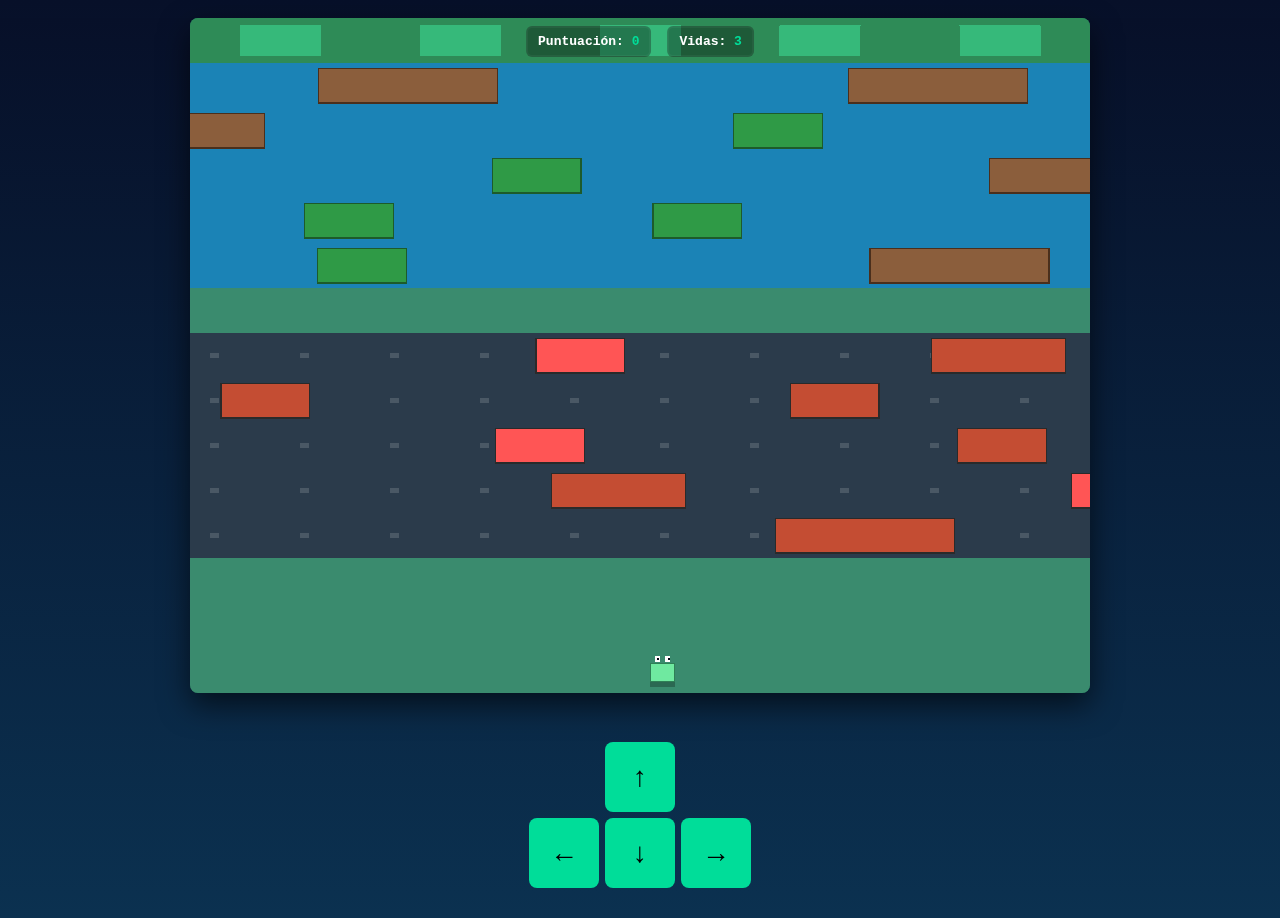
<file: juegos/Frogger.html.html>
<!DOCTYPE html>
<html lang="es">
<head>
<meta charset="UTF-8" />
<meta name="viewport" content="width=device-width, initial-scale=1, maximum-scale=1, user-scalable=no" />
<title>Frogger Retro - Pixel</title>
<link rel="stylesheet" href="style.css" />
</head>
<body>

<div id="game-container">
    <canvas id="gameCanvas"></canvas>

    <!-- HUD -->
    <div id="hud">
        <div>Puntuación: <span id="score-value">0</span></div>
        <div>Vidas: <span id="lives-value">3</span></div>
    </div>
</div>

<!-- Controles móviles -->
<div id="controls-container">
    <button id="up">↑</button>
    <div class="middle-row">
        <button id="left">←</button>
        <button id="down">↓</button>
        <button id="right">→</button>
    </div>
</div>

<!-- Overlay de reinicio -->
<div id="overlay" class="hidden">
  <div id="overlay-box">
    <h1 id="overlay-title">GAME OVER</h1>
    <p id="overlay-sub">Puntuación final: <span id="final-score">0</span></p>
    <button id="btn-restart">REINICIAR</button>
  </div>
</div>

<script src="game.js" defer></script>
</body>
</html>
</file>
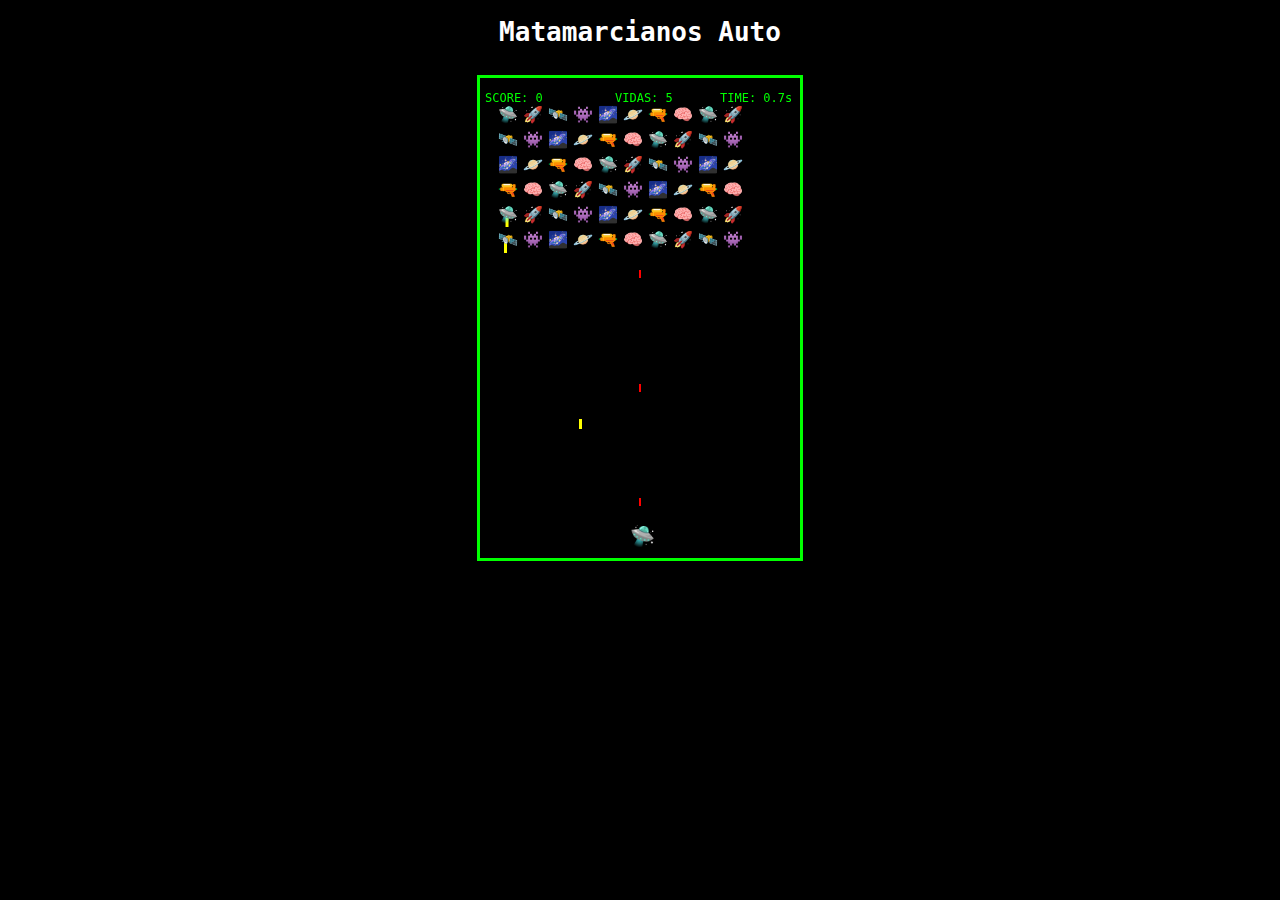
<file: juegos/Matamarcianos.html>
<!DOCTYPE html>
<html>
<head>
  <title>Matamarcianos Auto</title>
  <meta name="viewport" content="width=device-width, initial-scale=1.0">
  <style>
    body {
      margin: 0;
      background-color: #000;
      font-family: monospace;
      color: white;
      display: flex;
      flex-direction: column;
      align-items: center;
    }

    canvas {
      border: 3px solid #0f0;
      background-color: #000;
      margin-top: 10px;
      touch-action: none;
    }

    #controlesTactiles {
      display: flex;
      justify-content: center;
      gap: 10px;
      margin-top: 10px;
    }

    .botonControl {
      padding: 10px 20px;
      font-size: 18px;
      background-color: #333;
      color: white;
      border: none;
      border-radius: 5px;
    }

    .botonControl.activo {
      background-color: #0f0;
    }

    @media (min-width: 600px) {
      #controlesTactiles {
        display: none;
      }
    }
  </style>
</head>
<body>
  <h1>Matamarcianos Auto</h1>
  <canvas id="juegoCanvas" width="320" height="480"></canvas>
  <div id="controlesTactiles">
    <button class="botonControl" data-key="ArrowLeft">◀️</button>
    <button class="botonControl" data-key="ArrowRight">▶️</button>
  </div>
  <script>
    const canvas = document.getElementById("juegoCanvas");
    const ctx = canvas.getContext("2d");
    const ancho = canvas.width;
    const alto = canvas.height;

    let juegoActivo = true;
    let score = 0;
    let tiempoInicial = Date.now();
    let teclasPresionadas = {};

    const jugador = {
      ancho: 20,
      alto: 20,
      x: ancho / 2 - 10,
      y: alto - 30,
      velocidad: 4,
      puedeDisparar: true,
      cadenciaDisparo: 300,
      vidas: 5
    };

    let misilesJugador = [];
    let misilesMarcianos = [];

    const MISIL_VELOCIDAD = 6;
    const MISIL_ANCHO = 2;
    const MISIL_ALTO = 8;

    const LÁSER_VELOCIDAD = 4;
    const LÁSER_ANCHO = 3;
    const LÁSER_ALTO = 10;
    const CADENCIA_MARCIANOS = 1000;

    let marcianos = [];
    const MARCIANO_FILAS = 6;
    const MARCIANO_COLS = 10;
    const MARCIANO_ANCHO = 18;
    const MARCIANO_ALTO = 14;
    const MARCIANO_ESPACIO = 25;
    let MARCIANO_DIR = 1;
    let MARCIANO_VELOCIDAD = 1.5;
    const MARCIANO_CAIDA = 10;
    let MARCIANO_PROXIMO_MOV = Date.now();
    const MARCIANO_INTERVALO = 500;
    let MARCIANO_PROXIMO_DISP = Date.now();
    function inicializarMarcianos(tipo = "normal") {
      const emojis = tipo === "rápido" ? ["💨", "⚡", "🔥"] : ["🛸", "🚀", "🛰️", "👾", "🌌", "🪐", "🔫", "🧠"];
      marcianos = [];
      for (let i = 0; i < MARCIANO_FILAS; i++) {
        for (let j = 0; j < MARCIANO_COLS; j++) {
          marcianos.push({
            x: j * MARCIANO_ESPACIO + 15,
            y: i * MARCIANO_ESPACIO + 30,
            ancho: MARCIANO_ANCHO,
            alto: MARCIANO_ALTO,
            descuelga: false,
            velocidadDescuelgue: tipo === "rápido" ? 4 : 2,
            emoji: emojis[(i * MARCIANO_COLS + j) % emojis.length]
          });
        }
      }
    }

    function reiniciarJuego() {
      score = 0;
      tiempoInicial = Date.now();
      jugador.x = ancho / 2 - jugador.ancho / 2;
      jugador.vidas = 5;
      misilesJugador = [];
      misilesMarcianos = [];
      MARCIANO_DIR = 1;
      MARCIANO_VELOCIDAD = 1.5;
      inicializarMarcianos();
      juegoActivo = true;
    }

    function manejarDerrota() {
      jugador.vidas--;
      if (jugador.vidas <= 0) {
        juegoActivo = false;
        alert("¡Game Over! Te has quedado sin vidas. Score Final: " + score);
        reiniciarJuego();
      } else {
        jugador.x = ancho / 2 - jugador.ancho / 2;
        misilesJugador = [];
        misilesMarcianos = [];
      }
    }

    function crearMisilJugador() {
      if (jugador.puedeDisparar) {
        misilesJugador.push({
          x: jugador.x + jugador.ancho / 2 - MISIL_ANCHO / 2,
          y: jugador.y,
          ancho: MISIL_ANCHO,
          alto: MISIL_ALTO,
          velocidadY: -MISIL_VELOCIDAD
        });
        jugador.puedeDisparar = false;
        setTimeout(() => {
          jugador.puedeDisparar = true;
        }, jugador.cadenciaDisparo);
      }
    }

    function manejarControles() {
      if (teclasPresionadas['ArrowLeft'] || teclasPresionadas['a']) {
        jugador.x -= jugador.velocidad;
      }
      if (teclasPresionadas['ArrowRight'] || teclasPresionadas['d']) {
        jugador.x += jugador.velocidad;
      }

      crearMisilJugador();

      if (jugador.x < 0) jugador.x = 0;
      if (jugador.x + jugador.ancho > ancho) jugador.x = ancho - jugador.ancho;
    }

    canvas.addEventListener('touchmove', (e) => {
      const rect = canvas.getBoundingClientRect();
      const touchX = e.touches[0].clientX - rect.left;
      jugador.x = touchX - jugador.ancho / 2;
      if (jugador.x < 0) jugador.x = 0;
      if (jugador.x + jugador.ancho > ancho) jugador.x = ancho - jugador.ancho;
    });
    function crearMisilMarciano() {
      if (marcianos.length > 0) {
        const index = Math.floor(Math.random() * marcianos.length);
        const m = marcianos[index];
        misilesMarcianos.push({
          x: m.x + m.ancho / 2 - LÁSER_ANCHO / 2,
          y: m.y + m.alto,
          ancho: LÁSER_ANCHO,
          alto: LÁSER_ALTO,
          velocidadY: LÁSER_VELOCIDAD
        });
      }
    }

    function actualizarMarcianos() {
      const ahora = Date.now();
      const tiempoTranscurrido = (ahora - tiempoInicial) / 1000;
      MARCIANO_VELOCIDAD = 1.5 + tiempoTranscurrido * 0.05;

      let cambiarDireccion = false;

      if (ahora > MARCIANO_PROXIMO_MOV) {
        marcianos.forEach(m => {
          if (!m.descuelga) m.x += MARCIANO_DIR * MARCIANO_VELOCIDAD;
        });

        for (const m of marcianos) {
          if (!m.descuelga && (m.x + m.ancho > ancho || m.x < 0)) {
            cambiarDireccion = true;
            break;
          }
          if (
            m.descuelga &&
            m.y + m.alto >= jugador.y &&
            m.y <= jugador.y + jugador.alto &&
            m.x < jugador.x + jugador.ancho &&
            m.x + m.ancho > jugador.x
          ) {
            manejarDerrota();
            return;
          }
        }

        if (cambiarDireccion) {
          MARCIANO_DIR *= -1;
          marcianos.forEach(m => {
            if (!m.descuelga) m.y += MARCIANO_CAIDA;
          });
          MARCIANO_VELOCIDAD += 0.2;
        }

        MARCIANO_PROXIMO_MOV = ahora + MARCIANO_INTERVALO;
      }

      if (ahora > MARCIANO_PROXIMO_DISP && marcianos.length > 0) {
        const intervaloAjustado = Math.max(300, CADENCIA_MARCIANOS / (marcianos.length / 5));
        crearMisilMarciano();
        MARCIANO_PROXIMO_DISP = ahora + intervaloAjustado;
      }

      if (ahora % 5000 < 50 && marcianos.length > 0) {
        const candidatos = marcianos.filter(m => !m.descuelga);
        if (candidatos.length > 0) {
          const elegido = candidatos[Math.floor(Math.random() * candidatos.length)];
          elegido.descuelga = true;
          elegido.velocidadDescuelgue = 2 + Math.random() * 2;
        }
      }

      if (ahora % 7000 < 50 && marcianos.length > 0) {
        const candidatos = marcianos.filter(m => !m.descuelga);
        if (candidatos.length > 0) {
          const elegido = candidatos[Math.floor(Math.random() * candidatos.length)];
          elegido.x = Math.random() * (ancho - elegido.ancho);
          elegido.y = Math.random() * (alto / 2);
        }
      }

      marcianos.forEach(m => {
        if (m.descuelga) {
          m.y += m.velocidadDescuelgue;
          m.x += Math.sin(Date.now() / 100) * 2;
          if (m.y > alto + m.alto) {
            m.descuelga = false;
          }
        }
      });
    }

    function actualizarMisilesYColisiones() {
      misilesJugador = misilesJugador.filter(m => m.y > 0);
      misilesMarcianos = misilesMarcianos.filter(m => m.y < alto);

      for (let i = 0; i < misilesJugador.length; i++) {
        let misil = misilesJugador[i];
        misil.y += misil.velocidadY;

        for (let j = 0; j < marcianos.length; j++) {
          let marciano = marcianos[j];
          if (
            misil.x < marciano.x + marciano.ancho &&
            misil.x + misil.ancho > marciano.x &&
            misil.y < marciano.y + marciano.alto &&
            misil.y + misil.alto > marciano.y
          ) {
            const tiempoTranscurrido = (Date.now() - tiempoInicial) / 1000;
            score += Math.max(1, Math.round(50 / tiempoTranscurrido * marcianos.length));
            marcianos.splice(j, 1);
            misilesJugador.splice(i, 1);
            i--;
            if (marcianos.length === 0) {
              score += 100;
              const tipo = Math.random() > 0.5 ? "rápido" : "normal";
              inicializarMarcianos(tipo);
            }
            break;
          }
        }
      }

      for (let i = 0; i < misilesMarcianos.length; i++) {
        let laser = misilesMarcianos[i];
        laser.y += laser.velocidadY;
        if (
          laser.x < jugador.x + jugador.ancho &&
          laser.x + laser.ancho > jugador.x &&
          laser.y < jugador.y + jugador.alto &&
          laser.y + laser.alto > jugador.y
        ) {
          manejarDerrota();
          return;
        }
      }
    }

    function dibujarJugador() {
      ctx.font = `${jugador.alto}px monospace`;
      ctx.textAlign = "left";
      ctx.textBaseline = "top";
      ctx.fillStyle = "#0f0";
      ctx.fillText("🛸", jugador.x, jugador.y);
    }

    function dibujarMisiles() {
      ctx.fillStyle = "#ff0000";
      misilesJugador.forEach(m => {
        ctx.fillRect(m.x, m.y, m.ancho, m.alto);
      });

      ctx.fillStyle = "#FFFF00";
      misilesMarcianos.forEach(m => {
        ctx.fillRect(m.x, m.y, m.ancho, m.alto);
      });
    }

    function dibujarMarcianos() {
      ctx.font = "16px monospace";
      ctx.textAlign = "left";
      ctx.textBaseline = "top";
      marcianos.forEach((m) => {
        ctx.fillStyle = "#fff";
        ctx.fillText(m.emoji, m.x, m.y);
      });
    }

    function dibujarScore() {
      ctx.fillStyle = "#00ff00";
      ctx.font = "12px monospace";
      ctx.fillText("SCORE: " + score, 5, 15);
      ctx.fillText("VIDAS: " + jugador.vidas, ancho / 2 - 25, 15);
      const tiempoTranscurrido = ((Date.now() - tiempoInicial) / 1000).toFixed(1);
      ctx.fillText("TIME: " + tiempoTranscurrido + "s", ancho - 80, 15);
    }
    function dibujar() {
      if (!juegoActivo) return;
      ctx.clearRect(0, 0, ancho, alto);
      manejarControles();
      actualizarMarcianos();
      actualizarMisilesYColisiones();
      dibujarScore();
      dibujarJugador();
      dibujarMisiles();
      dibujarMarcianos();
      requestAnimationFrame(dibujar);
    }

    document.addEventListener('keydown', (e) => {
      if (['ArrowLeft', 'ArrowRight'].includes(e.key)) e.preventDefault();
      teclasPresionadas[e.key] = true;
    });

    document.addEventListener('keyup', (e) => {
      teclasPresionadas[e.key] = false;
    });

    const botones = document.querySelectorAll('.botonControl');
    botones.forEach(boton => {
      const key = boton.dataset.key;
      boton.addEventListener('touchstart', (e) => {
        e.preventDefault();
        teclasPresionadas[key] = true;
        boton.classList.add('activo');
      }, false);
      boton.addEventListener('touchend', (e) => {
        e.preventDefault();
        teclasPresionadas[key] = false;
        boton.classList.remove('activo');
      }, false);
    });

    reiniciarJuego();
    dibujar();
  </script>
</body>
</html>
</file>
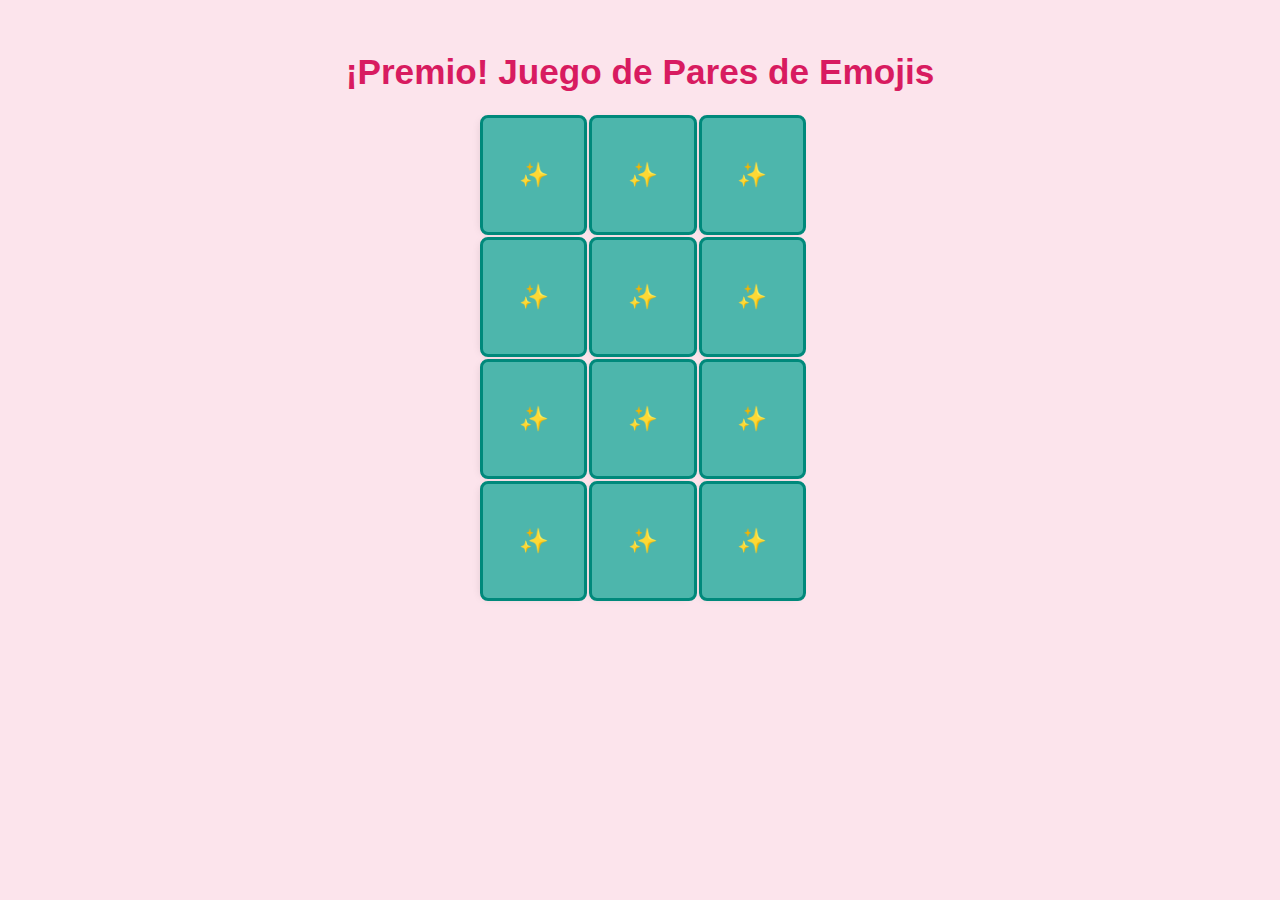
<file: juegos/Memoria.html>
<!DOCTYPE html>
<html lang="es">
<head>
  <meta charset="UTF-8">
  <meta name="viewport" content="width=device-width, initial-scale=1.0">
  <title>¡Premio! Juego de Pares de Emojis</title>
  <style>
    body {
      font-family: 'Comic Sans MS', cursive, sans-serif;
      display: flex;
      flex-direction: column;
      align-items: center;
      background-color: #fce4ec;
      padding: 20px;
    }

    header h1 {
      color: #d81b60;
      font-size: 2.2em;
      text-align: center;
    }

    p {
      color: #4a148c;
    }

    .game-container {
      width: 320px;
      height: 480px;
      display: grid;
      grid-template-columns: repeat(3, 1fr); /* 3 columnas */
      grid-gap: 8px;
      perspective: 1000px;
    }

    .memory-card {
      width: 100%;
      height: 100%;
      position: relative;
      transform-style: preserve-3d;
      transition: transform .5s;
      box-shadow: 0 4px 8px rgba(0,0,0,0.1);
      border-radius: 8px;
      cursor: pointer;
    }

    .memory-card.flip, .memory-card.match {
      transform: rotateY(180deg);
    }

    .front-face, .back-face {
      width: 100%;
      height: 100%;
      position: absolute;
      backface-visibility: hidden;
      border-radius: 8px;
      display: flex;
      justify-content: center;
      align-items: center;
      font-size: 40px;
    }

    .front-face {
      transform: rotateY(180deg);
      background-color: #ffffff;
    }

    .back-face {
      background-color: #4db6ac;
      color: white;
      font-weight: bold;
      font-size: 24px;
      border: 3px solid #00897b;
    }

    #mensaje-victoria {
      margin-top: 30px;
      padding: 20px;
      background-color: #a5d6a7;
      border-radius: 15px;
      text-align: center;
      box-shadow: 0 0 15px rgba(0, 150, 0, 0.5);
    }

    #mensaje-victoria h2 {
      color: #388e3c;
    }
  </style>
</head>
<body>

  <header>
    <h1>¡Premio! Juego de Pares de Emojis</h1>
  </header>

  <main class="game-container"></main>

  <div id="mensaje-victoria" style="display: none;">
    <h2>¡GANASTE! 🏆 Eres increíblemente inteligente.</h2>
    <button onclick="window.location.reload()" style="padding: 10px 20px; font-size: 1.2em; cursor: pointer; margin-top: 10px; background-color: #e91e63; color: white; border: none; border-radius: 5px;">Jugar de nuevo</button>
  </div>

  <script>
    const cardsArray = [
      { name: 'icono1', img: '🐱' },
      { name: 'icono2', img: '🦄' },
      { name: 'icono3', img: '🌈' },
      { name: 'icono4', img: '⭐' },
      { name: 'icono5', img: '🍎' },
      { name: 'icono6', img: '🍕' }
    ];

    const gameCards = [...cardsArray, ...cardsArray]; // 6 pares = 12 cartas

    function shuffle(array) {
      for (let i = array.length - 1; i > 0; i--) {
        const j = Math.floor(Math.random() * (i + 1));
        [array[i], array[j]] = [array[j], array[i]];
      }
    }

    shuffle(gameCards);

    const gameContainer = document.querySelector('.game-container');
    let hasFlippedCard = false;
    let lockBoard = false;
    let firstCard, secondCard;
    let matches = 0;
    const totalMatches = cardsArray.length;

    function createBoard() {
      gameCards.forEach(card => {
        const cardElement = document.createElement('div');
        cardElement.classList.add('memory-card');
        cardElement.dataset.card = card.name;

        const frontFace = document.createElement('div');
        frontFace.classList.add('front-face');
        frontFace.textContent = card.img;

        const backFace = document.createElement('div');
        backFace.classList.add('back-face');
        backFace.textContent = '✨';

        cardElement.appendChild(frontFace);
        cardElement.appendChild(backFace);

        cardElement.addEventListener('click', flipCard);
        gameContainer.appendChild(cardElement);
      });
    }

    function flipCard() {
      if (lockBoard) return;
      if (this === firstCard) return;

      this.classList.add('flip');

      if (!hasFlippedCard) {
        hasFlippedCard = true;
        firstCard = this;
        return;
      }

      secondCard = this;
      checkForMatch();
    }

    function checkForMatch() {
      let isMatch = firstCard.dataset.card === secondCard.dataset.card;
      isMatch ? disableCards() : unflipCards();
    }

    function disableCards() {
      firstCard.removeEventListener('click', flipCard);
      secondCard.removeEventListener('click', flipCard);

      firstCard.classList.add('match');
      secondCard.classList.add('match');

      matches++;

      if (matches === totalMatches) {
        document.getElementById('mensaje-victoria').style.display = 'block';
      }

      resetBoard();
    }

    function unflipCards() {
      lockBoard = true;
      setTimeout(() => {
        firstCard.classList.remove('flip');
        secondCard.classList.remove('flip');
        resetBoard();
      }, 1000);
    }

    function resetBoard() {
      [hasFlippedCard, lockBoard] = [false, false];
      [firstCard, secondCard] = [null, null];
    }

    createBoard();
  </script>
</body>
</html>
</file>
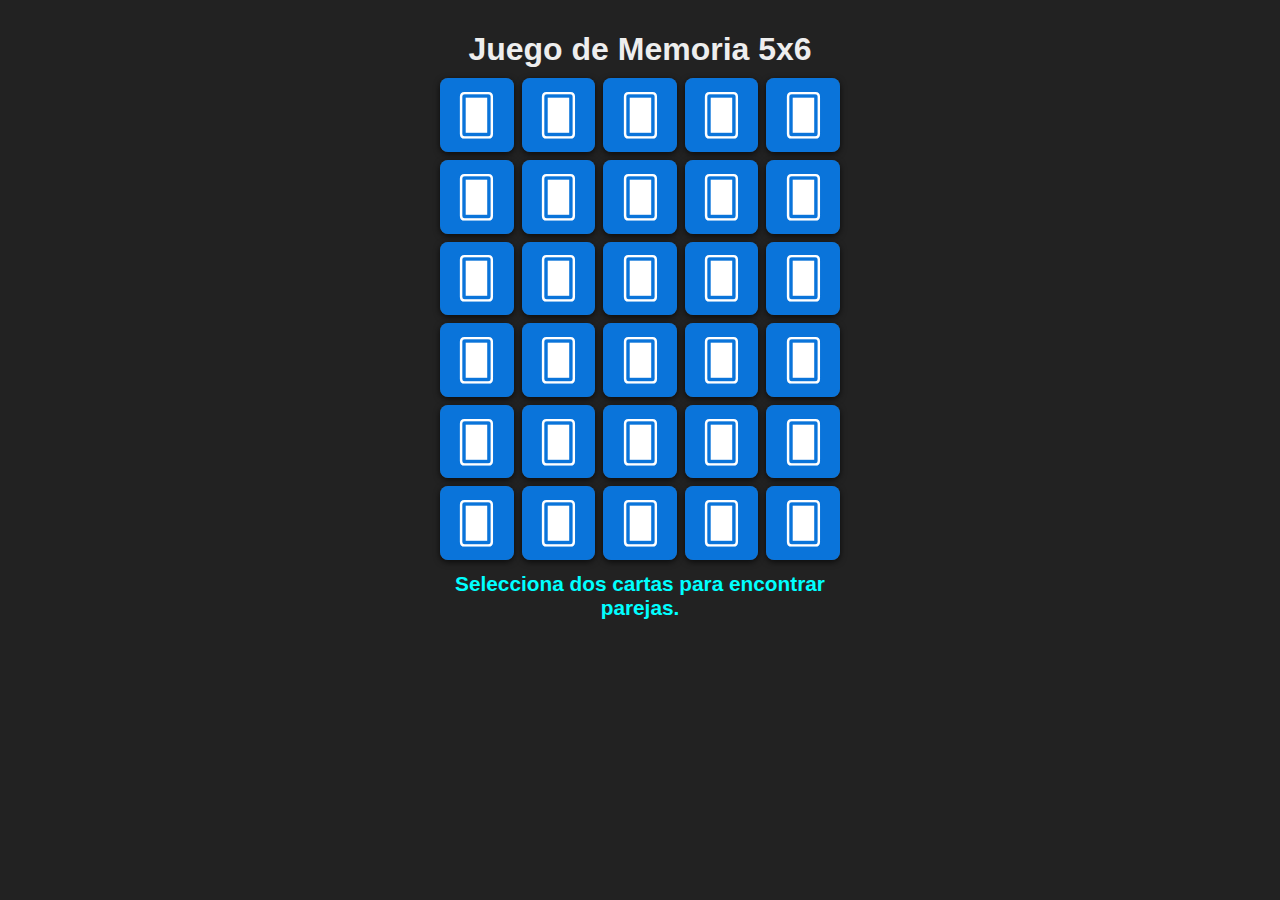
<file: juegos/memoria.html>
<!DOCTYPE html>
<html lang="es">
<head>
<meta charset="UTF-8" />
<meta name="viewport" content="width=device-width, initial-scale=1" />
<title>Juego de Memoria Educativo 5x6</title>
<style>
  body {
    margin: 0; padding: 10px;
    font-family: Arial, sans-serif;
    background: #222;
    color: #eee;
    display: flex;
    flex-direction: column;
    align-items: center;
    user-select: none;
  }
  h1 {
    margin-bottom: 10px;
  }
  #gameContainer {
    width: 100vw;
    max-width: 400px;
  }
  #grid {
    display: grid;
    grid-template-columns: repeat(5, 1fr);
    grid-gap: 8px;
  }
  .card {
    background-color: #444;
    border-radius: 8px;
    aspect-ratio: 1 / 1;
    cursor: pointer;
    position: relative;
    box-shadow: 0 2px 6px rgba(0,0,0,0.7);
    transition: transform 0.3s ease;
    perspective: 600px;
  }
  .card.flipped .front,
  .card.matched .front {
    transform: rotateY(0deg);
  }
  .card.flipped .back,
  .card.matched .back {
    transform: rotateY(180deg);
  }
  .card .front, .card .back {
    position: absolute;
    top: 0; left: 0; right: 0; bottom: 0;
    border-radius: 8px;
    backface-visibility: hidden;
    transition: transform 0.5s ease;
  }
  .card .front {
    background-color: #fff;
    transform: rotateY(180deg);
    display: flex;
    align-items: center;
    justify-content: center;
    font-size: 2rem;
    color: #333;
  }
  .card .back {
    background-color: #0a74da;
    display: flex;
    align-items: center;
    justify-content: center;
    font-size: 2.5rem;
    color: #fff;
    user-select:none;
  }
  #message {
    margin: 12px 0 0;
    font-size: 1.3rem;
    min-height: 1.5em;
    text-align: center;
    color: #0ff;
    font-weight: bold;
  }
</style>
</head>
<body>

<h1>Juego de Memoria 5x6</h1>
<div id="gameContainer" role="application" aria-label="Juego de memoria con 5 columnas y 6 filas">
  <div id="grid" aria-live="polite" aria-relevant="additions removals" aria-atomic="true"></div>
  <div id="message" aria-live="assertive" aria-atomic="true"></div>
</div>

<script>
(() => {
  const rows = 6;
  const cols = 5;
  const totalCards = rows * cols; // 30 cards total
  const grid = document.getElementById('grid');
  const messageElem = document.getElementById('message');

  // We need pairs, so 15 unique cards duplicated
  const uniqueSymbols = [
    '🍎','🌟','🐶','🍀','🎈','🚗','🍌','🐱','⚽','🎵',
    '💎','🎀','🍇','🚀','🌈'
  ];

  // Shuffle helper
  function shuffle(array) {
    let currentIndex = array.length, randomIndex;
    while(currentIndex !== 0) {
      randomIndex = Math.floor(Math.random()*currentIndex);
      currentIndex--;
      [array[currentIndex], array[randomIndex]] = [array[randomIndex], array[currentIndex]];
    }
    return array;
  }

  // Create deck: duplicate and shuffle
  let deck = shuffle([...uniqueSymbols, ...uniqueSymbols]);

  // State variables
  let flippedCards = [];
  let matchedCount = 0;
  let lockBoard = false;

  function createCard(symbol, index) {
    const card = document.createElement('div');
    card.classList.add('card');
    card.setAttribute('role', 'button');
    card.setAttribute('tabindex', '0');
    card.setAttribute('aria-pressed', 'false');
    card.setAttribute('aria-label', 'Carta boca abajo');
    card.dataset.symbol = symbol;
    card.dataset.index = index;

    const front = document.createElement('div');
    front.classList.add('front');
    front.textContent = symbol;

    const back = document.createElement('div');
    back.classList.add('back');
    back.innerHTML = '&#x1F0A0;'; // Playing card back symbol or similar

    card.appendChild(front);
    card.appendChild(back);

    // Click handler
    card.addEventListener('click', () => {
      if(lockBoard || card.classList.contains('flipped') || card.classList.contains('matched')) return;
      flipCard(card);
    });

    // Keyboard access: space or enter to flip
    card.addEventListener('keydown', e => {
      if(e.key === 'Enter' || e.key === ' '){
        e.preventDefault();
        card.click();
      }
    });

    return card;
  }

  function flipCard(card) {
    if(flippedCards.length === 2) return;
    card.classList.add('flipped');
    card.setAttribute('aria-pressed', 'true');
    flippedCards.push(card);

    if(flippedCards.length === 2) {
      checkForMatch();
    }
  }

  function checkForMatch() {
    lockBoard = true;
    const [cardOne, cardTwo] = flippedCards;
    if(cardOne.dataset.symbol === cardTwo.dataset.symbol){
      cardOne.classList.add('matched');
      cardTwo.classList.add('matched');
      matchedCount += 2;
      setTimeout(() => {
        messageElem.textContent = `¡Buen trabajo! Llevas ${matchedCount/2} parejas encontradas.`;
        resetFlip();
        if(matchedCount === totalCards){
          setTimeout(() => finishGame(true), 1500);
        }
      }, 700);
    } else {
      setTimeout(() => {
        cardOne.classList.remove('flipped');
        cardTwo.classList.remove('flipped');
        cardOne.setAttribute('aria-pressed', 'false');
        cardTwo.setAttribute('aria-pressed', 'false');
        messageElem.textContent = 'Inténtalo de nuevo.';
        resetFlip();
      }, 1200);
    }
  }

  function resetFlip() {
    flippedCards = [];
    lockBoard = false;
  }

  function finishGame(won) {
    messageElem.textContent = won ? '🎉 ¡Felicidades, completaste el juego!' : '😞 Juego terminado.';
    // Notifica al padre después de 2.5 seg
    setTimeout(() => {
      try {
        if(window.parent && typeof window.parent.endGame === 'function'){
          window.parent.endGame(won);
        } else {
          window.location.href = '/';
        }
      } catch(e) {
        window.location.href = '/';
      }
    }, 2500);
  }

  function initGame() {
    deck = shuffle([...uniqueSymbols, ...uniqueSymbols]);
    matchedCount = 0;
    lockBoard = false;
    flippedCards = [];
    messageElem.textContent = 'Selecciona dos cartas para encontrar parejas.';
    grid.innerHTML = '';
    for(let i=0; i<totalCards; i++) {
      const card = createCard(deck[i], i);
      grid.appendChild(card);
    }
  }

  // Iniciar el juego
  initGame();

})();
</script>

</body>
</html>
</file>
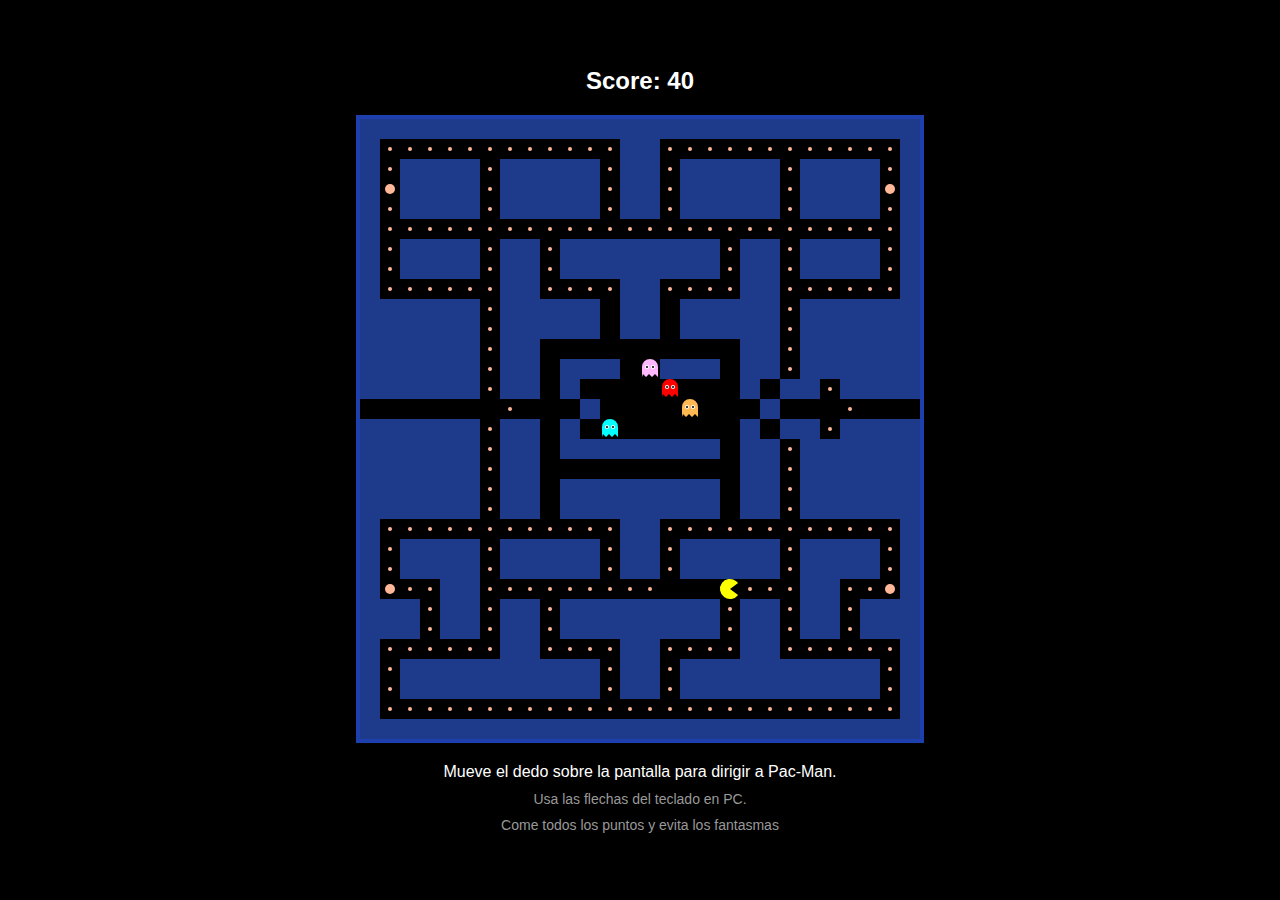
<file: juegos/Pacman.html>
<!DOCTYPE html>
<html lang="es">
<head>
    <meta charset="UTF-8">
    <meta name="viewport" content="width=device-width, initial-scale=1.0">
    <title>Pac-Man Game</title>
    <style>
        * {
            margin: 0;
            padding: 0;
            box-sizing: border-box;
        }

        body {
            display: flex;
            flex-direction: column;
            align-items: center;
            justify-content: center;
            min-height: 100vh;
            background-color: #000;
            font-family: Arial, sans-serif;
            color: white;
            /* CRUCIAL: Evita que el navegador haga scroll al tocar */
            touch-action: none; 
        }

        #score {
            font-size: 24px;
            font-weight: bold;
            margin-bottom: 20px;
        }

        #gameCanvas {
            border: 4px solid #1e40af;
            background-color: #000;
        }

        #controls {
            margin-top: 20px;
            text-align: center;
        }

        #gameOver {
            display: none;
            position: absolute;
            top: 50%;
            left: 50%;
            transform: translate(-50%, -50%);
            background-color: rgba(0, 0, 0, 0.9);
            padding: 40px;
            border-radius: 10px;
            text-align: center;
            z-index: 10; /* Asegura que se vea por encima del canvas */
        }

        #gameOver h2 {
            color: #FFD700;
            font-size: 48px;
            margin-bottom: 20px;
        }

        #gameOver p {
            font-size: 24px;
            margin-bottom: 20px;
        }

        #restartBtn {
            padding: 15px 30px;
            font-size: 18px;
            background-color: #FFD700;
            color: #000;
            border: none;
            border-radius: 8px;
            cursor: pointer;
            font-weight: bold;
        }

        #restartBtn:hover {
            background-color: #FFC700;
        }

        .info {
            font-size: 14px;
            color: #999;
            margin-top: 10px;
        }
        /* Estilo para mostrar una guía de joystick virtual (opcional) */
        #touchGuide {
            color: #FFD700;
            font-size: 14px;
            margin-top: 5px;
        }
    </style>
</head>
<body>
    <div id="score">Score: 0</div>
    <canvas id="gameCanvas" width="560" height="620"></canvas>
    <div id="controls">
        <p>Mueve el dedo sobre la pantalla para dirigir a Pac-Man.</p>
        <p class="info">Usa las flechas del teclado en PC.</p>
        <p class="info">Come todos los puntos y evita los fantasmas</p>
    </div>

    <div id="gameOver">
        <h2 id="gameOverText">GAME OVER</h2>
        <p id="finalScore">Score Final: 0</p>
        <button id="restartBtn">Jugar de Nuevo</button>
    </div>

    <script>
        const canvas = document.getElementById('gameCanvas');
        const ctx = canvas.getContext('2d');
        const CELL_SIZE = 20;
        const GRID_WIDTH = 28;
        const GRID_HEIGHT = 31;
        
        // --- Variables TÁCTILES ---
        let touchStartX = 0;
        let touchStartY = 0;
        const SWIPE_THRESHOLD = 30; // Distancia mínima para detectar un movimiento
        // -------------------------

        const MAZE = [
            // ... (Laberinto completo para mantener el archivo conciso, asume que está aquí)
            "############################",
            "#............##............#",
            "#.####.#####.##.#####.####.#",
            "#o####.#####.##.#####.####o#",
            "#.####.#####.##.#####.####.#",
            "#..........................#",
            "#.####.##.########.##.####.#",
            "#.####.##.########.##.####.#",
            "#......##....##....##......#",
            "######.##### ## #####.######",
            "######.##### ## #####.######",
            "######.##          ##.######",
            "######.## ###--### ##.######",
            "######.## #        # ##.######",
            "       .   #        #   .      ",
            "######.## #        # ##.######",
            "######.## ######## ##.######",
            "######.##          ##.######",
            "######.## ######## ##.######",
            "######.## ######## ##.######",
            "#............##............#",
            "#.####.#####.##.#####.####.#",
            "#.####.#####.##.#####.####.#",
            "#o..##................##..o#",
            "###.##.##.########.##.##.###",
            "###.##.##.########.##.##.###",
            "#......##....##....##......#",
            "#.##########.##.##########.#",
            "#.##########.##.##########.#",
            "#..........................#",
            "############################"
        ];

        let pacman = { x: 14, y: 23, dir: 'right', nextDir: 'right' };
        let ghosts = [
            { x: 12, y: 14, color: '#FF0000', dir: 'up' },
            { x: 14, y: 14, color: '#FFB8FF', dir: 'down' },
            { x: 15, y: 14, color: '#00FFFF', dir: 'left' },
            { x: 16, y: 14, color: '#FFB852', dir: 'right' }
        ];
        let dots = [];
        let score = 0;
        let gameOver = false;
        let scared = false;
        let scaredTimer = 0;
        let mouthOpen = true;
        let animationFrame = 0;

        function initDots() {
            dots = [];
            for (let y = 0; y < GRID_HEIGHT; y++) {
                for (let x = 0; x < GRID_WIDTH; x++) {
                    const cell = MAZE[y][x];
                    if (cell === '.') dots.push({ x, y, type: 'dot' });
                    if (cell === 'o') dots.push({ x, y, type: 'power' });
                }
            }
        }

        function isWall(x, y) {
            if (y < 0 || y >= GRID_HEIGHT || x < 0 || x >= GRID_WIDTH) return true;
            return MAZE[y][x] === '#';
        }

        function canMove(x, y, dir) {
            let newX = x, newY = y;
            if (dir === 'up') newY--;
            if (dir === 'down') newY++;
            if (dir === 'left') newX--;
            if (dir === 'right') newX++;
            
            if (newX < 0) newX = GRID_WIDTH - 1;
            if (newX >= GRID_WIDTH) newX = 0;
            
            return !isWall(newX, newY);
        }

        function moveEntity(entity, dir) {
            let { x, y } = entity;
            if (dir === 'up') y--;
            if (dir === 'down') y++;
            if (dir === 'left') x--;
            if (dir === 'right') x++;
            
            if (x < 0) x = GRID_WIDTH - 1;
            if (x >= GRID_WIDTH) x = 0;
            
            return { x, y };
        }

        function drawMaze() {
            for (let y = 0; y < GRID_HEIGHT; y++) {
                for (let x = 0; x < GRID_WIDTH; x++) {
                    if (MAZE[y][x] === '#') {
                        ctx.fillStyle = '#1e3a8a';
                        ctx.fillRect(x * CELL_SIZE, y * CELL_SIZE, CELL_SIZE, CELL_SIZE);
                    }
                }
            }
        }

        function drawDots() {
            dots.forEach(dot => {
                ctx.fillStyle = '#FFB897';
                if (dot.type === 'power') {
                    ctx.beginPath();
                    ctx.arc(dot.x * CELL_SIZE + 10, dot.y * CELL_SIZE + 10, 5, 0, Math.PI * 2);
                    ctx.fill();
                } else {
                    ctx.beginPath();
                    ctx.arc(dot.x * CELL_SIZE + 10, dot.y * CELL_SIZE + 10, 2, 0, Math.PI * 2);
                    ctx.fill();
                }
            });
        }

        function drawPacman() {
            ctx.save();
            ctx.translate(pacman.x * CELL_SIZE + 10, pacman.y * CELL_SIZE + 10);
            
            let rotation = 0;
            if (pacman.dir === 'up') rotation = -Math.PI / 2;
            if (pacman.dir === 'down') rotation = Math.PI / 2;
            if (pacman.dir === 'left') rotation = Math.PI;
            ctx.rotate(rotation);

            ctx.fillStyle = '#FFFF00';
            ctx.beginPath();
            
            if (mouthOpen) {
                ctx.arc(0, 0, 10, 0.2 * Math.PI, 1.8 * Math.PI);
                ctx.lineTo(0, 0);
            } else {
                ctx.arc(0, 0, 10, 0, Math.PI * 2);
            }
            
            ctx.fill();
            ctx.restore();
        }

        function drawGhosts() {
            ghosts.forEach(ghost => {
                ctx.fillStyle = scared ? '#0000FF' : ghost.color;
                
                // Cuerpo
                ctx.beginPath();
                ctx.arc(ghost.x * CELL_SIZE + 10, ghost.y * CELL_SIZE + 8, 8, Math.PI, 0, false);
                ctx.lineTo(ghost.x * CELL_SIZE + 18, ghost.y * CELL_SIZE + 18);
                ctx.lineTo(ghost.x * CELL_SIZE + 15, ghost.y * CELL_SIZE + 15);
                ctx.lineTo(ghost.x * CELL_SIZE + 12, ghost.y * CELL_SIZE + 18);
                ctx.lineTo(ghost.x * CELL_SIZE + 9, ghost.y * CELL_SIZE + 15);
                ctx.lineTo(ghost.x * CELL_SIZE + 6, ghost.y * CELL_SIZE + 18);
                ctx.lineTo(ghost.x * CELL_SIZE + 3, ghost.y * CELL_SIZE + 15);
                ctx.lineTo(ghost.x * CELL_SIZE + 2, ghost.y * CELL_SIZE + 18);
                ctx.closePath();
                ctx.fill();

                // Ojos
                ctx.fillStyle = 'white';
                ctx.beginPath();
                ctx.arc(ghost.x * CELL_SIZE + 7, ghost.y * CELL_SIZE + 8, 2, 0, Math.PI * 2);
                ctx.fill();
                ctx.beginPath();
                ctx.arc(ghost.x * CELL_SIZE + 13, ghost.y * CELL_SIZE + 8, 2, 0, Math.PI * 2);
                ctx.fill();

                if (!scared) {
                    ctx.fillStyle = 'black';
                    ctx.beginPath();
                    ctx.arc(ghost.x * CELL_SIZE + 7, ghost.y * CELL_SIZE + 8, 1, 0, Math.PI * 2);
                    ctx.fill();
                    ctx.beginPath();
                    ctx.arc(ghost.x * CELL_SIZE + 13, ghost.y * CELL_SIZE + 8, 1, 0, Math.PI * 2);
                    ctx.fill();
                }
            });
        }

        function updatePacman() {
            // Lógica de movimiento
            if (canMove(pacman.x, pacman.y, pacman.nextDir)) {
                pacman.dir = pacman.nextDir;
            }
            
            if (canMove(pacman.x, pacman.y, pacman.dir)) {
                const newPos = moveEntity(pacman, pacman.dir);
                pacman.x = newPos.x;
                pacman.y = newPos.y;
            }

            // Comer puntos
            for (let i = dots.length - 1; i >= 0; i--) {
                if (dots[i].x === pacman.x && dots[i].y === pacman.y) {
                    if (dots[i].type === 'power') {
                        score += 50;
                        scared = true;
                        scaredTimer = 6000;
                    } else {
                        score += 10;
                    }
                    dots.splice(i, 1);
                    document.getElementById('score').textContent = 'Score: ' + score;
                }
            }
        }

        function updateGhosts() {
            ghosts.forEach(ghost => {
                const possibleDirs = ['up', 'down', 'left', 'right'].filter(d => 
                    canMove(ghost.x, ghost.y, d)
                );
                
                if (possibleDirs.length === 0) return;
                
                if (!canMove(ghost.x, ghost.y, ghost.dir) || Math.random() < 0.1) {
                    ghost.dir = possibleDirs[Math.floor(Math.random() * possibleDirs.length)];
                }
                
                const newPos = moveEntity(ghost, ghost.dir);
                ghost.x = newPos.x;
                ghost.y = newPos.y;
            });
        }

        function checkCollisions() {
            ghosts.forEach(ghost => {
                if (ghost.x === pacman.x && ghost.y === pacman.y) {
                    if (scared) {
                        score += 200;
                        document.getElementById('score').textContent = 'Score: ' + score;
                        // Reiniciar fantasma a su posición inicial
                        ghost.x = 14;
                        ghost.y = 14;
                    } else {
                        endGame(false);
                    }
                }
            });

            if (dots.length === 0) {
                endGame(true);
            }
        }

        function endGame(won) {
            gameOver = true;
            document.getElementById('gameOverText').textContent = won ? '¡GANASTE!' : 'GAME OVER';
            document.getElementById('finalScore').textContent = 'Score Final: ' + score;
            document.getElementById('gameOver').style.display = 'block';
        }

        function resetGame() {
            pacman = { x: 14, y: 23, dir: 'right', nextDir: 'right' };
            ghosts = [
                { x: 12, y: 14, color: '#FF0000', dir: 'up' },
                { x: 14, y: 14, color: '#FFB8FF', dir: 'down' },
                { x: 15, y: 14, color: '#00FFFF', dir: 'left' },
                { x: 16, y: 14, color: '#FFB852', dir: 'right' }
            ];
            initDots();
            score = 0;
            gameOver = false;
            scared = false;
            scaredTimer = 0;
            animationFrame = 0;
            document.getElementById('score').textContent = 'Score: 0';
            document.getElementById('gameOver').style.display = 'none';
            gameLoop();
        }

        // 🚨 FUNCIÓN CRUCIAL: Limpieza y Bucle del Juego
        function gameLoop() {
            if (gameOver) return;

            // ✅ SOLUCIÓN AL EFECTO FANTASMA: Borrado rápido del canvas
            ctx.clearRect(0, 0, canvas.width, canvas.height); 
            
            drawMaze();
            drawDots();
            drawGhosts();
            drawPacman();

            animationFrame++;
            if (animationFrame % 10 === 0) {
                mouthOpen = !mouthOpen;
                updatePacman();
                updateGhosts();
                checkCollisions();

                if (scared) {
                    scaredTimer -= 100;
                    if (scaredTimer <= 0) {
                        scared = false;
                    }
                }
            }

            requestAnimationFrame(gameLoop);
        }

        // =======================================================
        // 🕹️ LÓGICA DEL JOYSTICK TÁCTIL (MÉTODO SWIPE)
        // =======================================================

        canvas.addEventListener('touchstart', (e) => {
            if (gameOver) return;
            e.preventDefault();
            // Guarda la posición inicial del toque
            touchStartX = e.touches[0].clientX;
            touchStartY = e.touches[0].clientY;
        });

        canvas.addEventListener('touchend', (e) => {
            if (gameOver) return;
            e.preventDefault();
            
            // Obtener la posición final al levantar el dedo
            // Nota: touchend no tiene touches[], usamos la posición de touchend
            const touchEndX = e.changedTouches[0].clientX;
            const touchEndY = e.changedTouches[0].clientY;

            const deltaX = touchEndX - touchStartX;
            const deltaY = touchEndY - touchStartY;

            // Determinar si el movimiento fue horizontal o vertical
            if (Math.abs(deltaX) > SWIPE_THRESHOLD || Math.abs(deltaY) > SWIPE_THRESHOLD) {
                if (Math.abs(deltaX) > Math.abs(deltaY)) {
                    // Movimiento horizontal (Izquierda/Derecha)
                    if (deltaX > 0) pacman.nextDir = 'right';
                    else pacman.nextDir = 'left';
                } else {
                    // Movimiento vertical (Arriba/Abajo)
                    if (deltaY > 0) pacman.nextDir = 'down';
                    else pacman.nextDir = 'up';
                }
            }
        });

        // Controles de Teclado (para PC)
        document.addEventListener('keydown', (e) => {
            if (gameOver) return;
            if (e.key === 'ArrowUp') pacman.nextDir = 'up';
            if (e.key === 'ArrowDown') pacman.nextDir = 'down';
            if (e.key === 'ArrowLeft') pacman.nextDir = 'left';
            if (e.key === 'ArrowRight') pacman.nextDir = 'right';
        });

        document.getElementById('restartBtn').addEventListener('click', resetGame);

        initDots();
        gameLoop();
    </script>
</body>
</html>
</file>
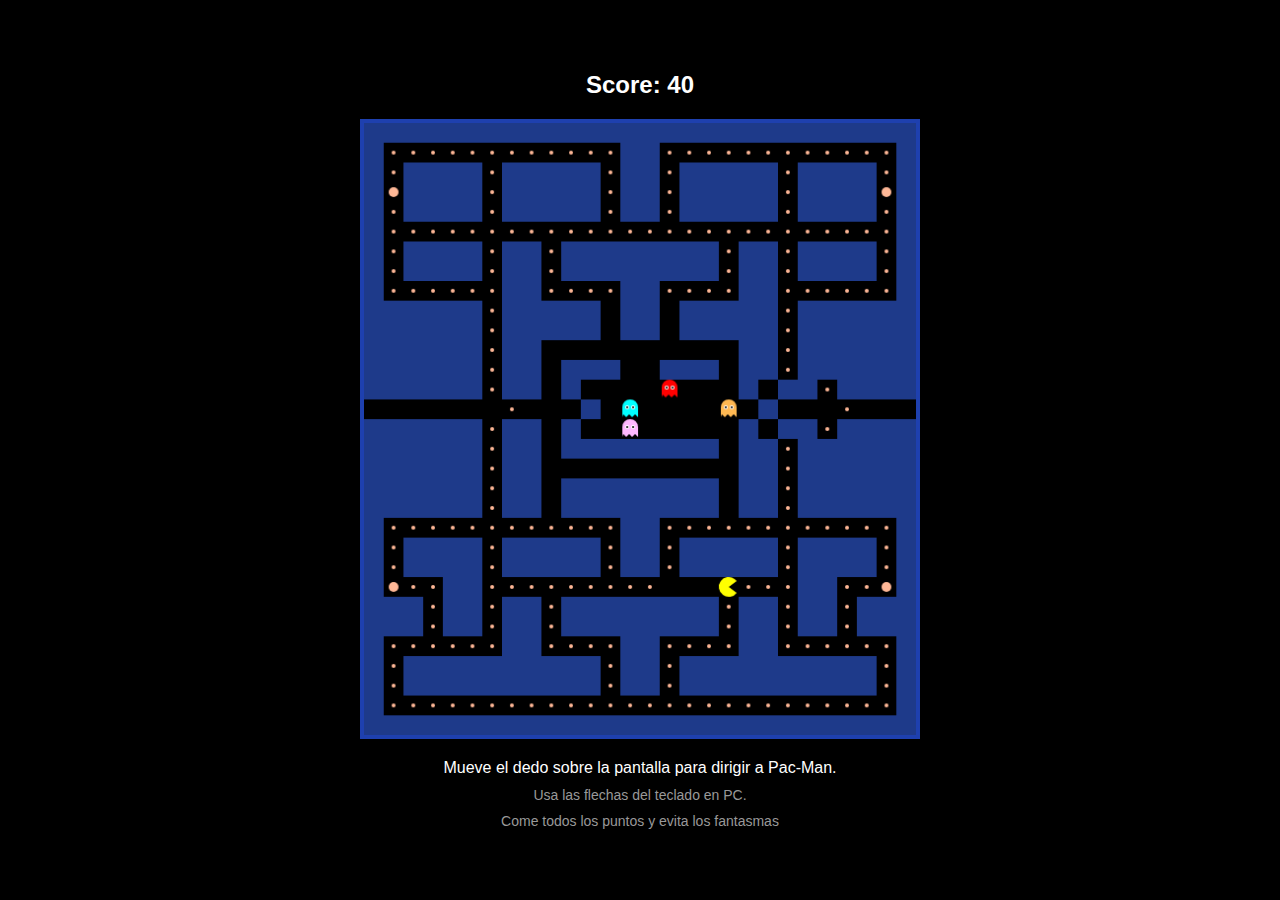
<file: juegos/pacman.html>
<!DOCTYPE html>
<html lang="es">
<head>
    <meta charset="UTF-8">
    <meta name="viewport" content="width=device-width, initial-scale=1.0">
    <title>Pac-Man Game</title>
    <style>
        * {
            margin: 0;
            padding: 0;
            box-sizing: border-box;
        }

        body {
            display: flex;
            flex-direction: column;
            align-items: center;
            justify-content: center;
            min-height: 100vh;
            background-color: #000;
            font-family: Arial, sans-serif;
            color: white;
            /* CRUCIAL: Evita que el navegador haga scroll al tocar */
            touch-action: none; 
        }

        #score {
            font-size: 24px;
            font-weight: bold;
            margin-bottom: 20px;
        }

        #gameCanvas {
            border: 4px solid #1e40af;
            background-color: #000;
        }
    /* ✅ Estilo responsive para móviles */
    #gameCanvas {
      width: 100%;
      height: auto;
      max-width: 560px;
    }

        #controls {
            margin-top: 20px;
            text-align: center;
        }

        #gameOver {
            display: none;
            position: absolute;
            top: 50%;
            left: 50%;
            transform: translate(-50%, -50%);
            background-color: rgba(0, 0, 0, 0.9);
            padding: 40px;
            border-radius: 10px;
            text-align: center;
            z-index: 10; /* Asegura que se vea por encima del canvas */
        }

        #gameOver h2 {
            color: #FFD700;
            font-size: 48px;
            margin-bottom: 20px;
        }

        #gameOver p {
            font-size: 24px;
            margin-bottom: 20px;
        }

        #restartBtn {
            padding: 15px 30px;
            font-size: 18px;
            background-color: #FFD700;
            color: #000;
            border: none;
            border-radius: 8px;
            cursor: pointer;
            font-weight: bold;
        }

        #restartBtn:hover {
            background-color: #FFC700;
        }

        .info {
            font-size: 14px;
            color: #999;
            margin-top: 10px;
        }
        /* Estilo para mostrar una guía de joystick virtual (opcional) */
        #touchGuide {
            color: #FFD700;
            font-size: 14px;
            margin-top: 5px;
        }
    </style>
</head>
<body>
    <div id="score">Score: 0</div>
    <canvas id="gameCanvas" width="560" height="620"></canvas>
    <div id="controls">
        <p>Mueve el dedo sobre la pantalla para dirigir a Pac-Man.</p>
        <p class="info">Usa las flechas del teclado en PC.</p>
        <p class="info">Come todos los puntos y evita los fantasmas</p>
    </div>

    <div id="gameOver">
        <h2 id="gameOverText">GAME OVER</h2>
        <p id="finalScore">Score Final: 0</p>
        <button id="restartBtn">Jugar de Nuevo</button>
    </div>

    <script>
        const canvas = document.getElementById('gameCanvas');
        const ctx = canvas.getContext('2d');
        const CELL_SIZE = 20;
        const GRID_WIDTH = 28;
        const GRID_HEIGHT = 31;
        
        // --- Variables TÁCTILES ---
        let touchStartX = 0;
        let touchStartY = 0;
        const SWIPE_THRESHOLD = 30; // Distancia mínima para detectar un movimiento
        // -------------------------

        const MAZE = [
            // ... (Laberinto completo para mantener el archivo conciso, asume que está aquí)
            "############################",
            "#............##............#",
            "#.####.#####.##.#####.####.#",
            "#o####.#####.##.#####.####o#",
            "#.####.#####.##.#####.####.#",
            "#..........................#",
            "#.####.##.########.##.####.#",
            "#.####.##.########.##.####.#",
            "#......##....##....##......#",
            "######.##### ## #####.######",
            "######.##### ## #####.######",
            "######.##          ##.######",
            "######.## ###--### ##.######",
            "######.## #        # ##.######",
            "       .   #        #   .      ",
            "######.## #        # ##.######",
            "######.## ######## ##.######",
            "######.##          ##.######",
            "######.## ######## ##.######",
            "######.## ######## ##.######",
            "#............##............#",
            "#.####.#####.##.#####.####.#",
            "#.####.#####.##.#####.####.#",
            "#o..##................##..o#",
            "###.##.##.########.##.##.###",
            "###.##.##.########.##.##.###",
            "#......##....##....##......#",
            "#.##########.##.##########.#",
            "#.##########.##.##########.#",
            "#..........................#",
            "############################"
        ];

        let pacman = { x: 14, y: 23, dir: 'right', nextDir: 'right' };
        let ghosts = [
            { x: 12, y: 14, color: '#FF0000', dir: 'up' },
            { x: 14, y: 14, color: '#FFB8FF', dir: 'down' },
            { x: 15, y: 14, color: '#00FFFF', dir: 'left' },
            { x: 16, y: 14, color: '#FFB852', dir: 'right' }
        ];
        let dots = [];
        let score = 0;
        let gameOver = false;
        let scared = false;
        let scaredTimer = 0;
        let mouthOpen = true;
        let animationFrame = 0;

        function initDots() {
            dots = [];
            for (let y = 0; y < GRID_HEIGHT; y++) {
                for (let x = 0; x < GRID_WIDTH; x++) {
                    const cell = MAZE[y][x];
                    if (cell === '.') dots.push({ x, y, type: 'dot' });
                    if (cell === 'o') dots.push({ x, y, type: 'power' });
                }
            }
        }

        function isWall(x, y) {
            if (y < 0 || y >= GRID_HEIGHT || x < 0 || x >= GRID_WIDTH) return true;
            return MAZE[y][x] === '#';
        }

        function canMove(x, y, dir) {
            let newX = x, newY = y;
            if (dir === 'up') newY--;
            if (dir === 'down') newY++;
            if (dir === 'left') newX--;
            if (dir === 'right') newX++;
            
            if (newX < 0) newX = GRID_WIDTH - 1;
            if (newX >= GRID_WIDTH) newX = 0;
            
            return !isWall(newX, newY);
        }

        function moveEntity(entity, dir) {
            let { x, y } = entity;
            if (dir === 'up') y--;
            if (dir === 'down') y++;
            if (dir === 'left') x--;
            if (dir === 'right') x++;
            
            if (x < 0) x = GRID_WIDTH - 1;
            if (x >= GRID_WIDTH) x = 0;
            
            return { x, y };
        }

        function drawMaze() {
            for (let y = 0; y < GRID_HEIGHT; y++) {
                for (let x = 0; x < GRID_WIDTH; x++) {
                    if (MAZE[y][x] === '#') {
                        ctx.fillStyle = '#1e3a8a';
                        ctx.fillRect(x * CELL_SIZE, y * CELL_SIZE, CELL_SIZE, CELL_SIZE);
                    }
                }
            }
        }

        function drawDots() {
            dots.forEach(dot => {
                ctx.fillStyle = '#FFB897';
                if (dot.type === 'power') {
                    ctx.beginPath();
                    ctx.arc(dot.x * CELL_SIZE + 10, dot.y * CELL_SIZE + 10, 5, 0, Math.PI * 2);
                    ctx.fill();
                } else {
                    ctx.beginPath();
                    ctx.arc(dot.x * CELL_SIZE + 10, dot.y * CELL_SIZE + 10, 2, 0, Math.PI * 2);
                    ctx.fill();
                }
            });
        }

        function drawPacman() {
            ctx.save();
            ctx.translate(pacman.x * CELL_SIZE + 10, pacman.y * CELL_SIZE + 10);
            
            let rotation = 0;
            if (pacman.dir === 'up') rotation = -Math.PI / 2;
            if (pacman.dir === 'down') rotation = Math.PI / 2;
            if (pacman.dir === 'left') rotation = Math.PI;
            ctx.rotate(rotation);

            ctx.fillStyle = '#FFFF00';
            ctx.beginPath();
            
            if (mouthOpen) {
                ctx.arc(0, 0, 10, 0.2 * Math.PI, 1.8 * Math.PI);
                ctx.lineTo(0, 0);
            } else {
                ctx.arc(0, 0, 10, 0, Math.PI * 2);
            }
            
            ctx.fill();
            ctx.restore();
        }

        function drawGhosts() {
            ghosts.forEach(ghost => {
                ctx.fillStyle = scared ? '#0000FF' : ghost.color;
                
                // Cuerpo
                ctx.beginPath();
                ctx.arc(ghost.x * CELL_SIZE + 10, ghost.y * CELL_SIZE + 8, 8, Math.PI, 0, false);
                ctx.lineTo(ghost.x * CELL_SIZE + 18, ghost.y * CELL_SIZE + 18);
                ctx.lineTo(ghost.x * CELL_SIZE + 15, ghost.y * CELL_SIZE + 15);
                ctx.lineTo(ghost.x * CELL_SIZE + 12, ghost.y * CELL_SIZE + 18);
                ctx.lineTo(ghost.x * CELL_SIZE + 9, ghost.y * CELL_SIZE + 15);
                ctx.lineTo(ghost.x * CELL_SIZE + 6, ghost.y * CELL_SIZE + 18);
                ctx.lineTo(ghost.x * CELL_SIZE + 3, ghost.y * CELL_SIZE + 15);
                ctx.lineTo(ghost.x * CELL_SIZE + 2, ghost.y * CELL_SIZE + 18);
                ctx.closePath();
                ctx.fill();

                // Ojos
                ctx.fillStyle = 'white';
                ctx.beginPath();
                ctx.arc(ghost.x * CELL_SIZE + 7, ghost.y * CELL_SIZE + 8, 2, 0, Math.PI * 2);
                ctx.fill();
                ctx.beginPath();
                ctx.arc(ghost.x * CELL_SIZE + 13, ghost.y * CELL_SIZE + 8, 2, 0, Math.PI * 2);
                ctx.fill();

                if (!scared) {
                    ctx.fillStyle = 'black';
                    ctx.beginPath();
                    ctx.arc(ghost.x * CELL_SIZE + 7, ghost.y * CELL_SIZE + 8, 1, 0, Math.PI * 2);
                    ctx.fill();
                    ctx.beginPath();
                    ctx.arc(ghost.x * CELL_SIZE + 13, ghost.y * CELL_SIZE + 8, 1, 0, Math.PI * 2);
                    ctx.fill();
                }
            });
        }

        function updatePacman() {
            // Lógica de movimiento
            if (canMove(pacman.x, pacman.y, pacman.nextDir)) {
                pacman.dir = pacman.nextDir;
            }
            
            if (canMove(pacman.x, pacman.y, pacman.dir)) {
                const newPos = moveEntity(pacman, pacman.dir);
                pacman.x = newPos.x;
                pacman.y = newPos.y;
            }

            // Comer puntos
            for (let i = dots.length - 1; i >= 0; i--) {
                if (dots[i].x === pacman.x && dots[i].y === pacman.y) {
                    if (dots[i].type === 'power') {
                        score += 50;
                        scared = true;
                        scaredTimer = 6000;
                    } else {
                        score += 10;
                    }
                    dots.splice(i, 1);
                    document.getElementById('score').textContent = 'Score: ' + score;
                }
            }
        }

        function updateGhosts() {
            ghosts.forEach(ghost => {
                const possibleDirs = ['up', 'down', 'left', 'right'].filter(d => 
                    canMove(ghost.x, ghost.y, d)
                );
                
                if (possibleDirs.length === 0) return;
                
                if (!canMove(ghost.x, ghost.y, ghost.dir) || Math.random() < 0.1) {
                    ghost.dir = possibleDirs[Math.floor(Math.random() * possibleDirs.length)];
                }
                
                const newPos = moveEntity(ghost, ghost.dir);
                ghost.x = newPos.x;
                ghost.y = newPos.y;
            });
        }

        function checkCollisions() {
    ghosts.forEach(ghost => {
        if (ghost.x === pacman.x && ghost.y === pacman.y) {
            if (scared) {
                // El fantasma es comido
                score += 200;
                document.getElementById('score').textContent = 'Score: ' + score;
                // Reiniciar fantasma a su posición inicial
                // ESTO DEBE SER EL PUNTO DE INICIO DE LA JAULA
                ghost.x = 14; 
                ghost.y = 14;
                // Opcional: El fantasma puede salir con una dirección fija
                ghost.dir = 'up'; 
            } else {
                // Pac-Man muere
                endGame(false); 
            }
        }
    });

            if (dots.length === 0) {
                endGame(true);
            }
        }

       function endGame(won) {
    gameOver = true;
    document.getElementById('gameOverText').textContent = won ? '¡GANASTE!' : 'GAME OVER';
    document.getElementById('finalScore').textContent = 'Score Final: ' + score;
    document.getElementById('gameOver').style.display = 'block';

    // 🏆 LÍNEA CRUCIAL: Retorna automáticamente a la aplicación principal 
    // después de un breve retraso para que el usuario vea el mensaje final.
    setTimeout(function() {
        window.parent.endGame(); 
    }, 2500); // 2.5 segundos de pausa
}
        function resetGame() {
            pacman = { x: 14, y: 23, dir: 'right', nextDir: 'right' };
            ghosts = [
                { x: 12, y: 14, color: '#FF0000', dir: 'up' },
                { x: 14, y: 14, color: '#FFB8FF', dir: 'down' },
                { x: 15, y: 14, color: '#00FFFF', dir: 'left' },
                { x: 16, y: 14, color: '#FFB852', dir: 'right' }
            ];
            initDots();
            score = 0;
            gameOver = false;
            scared = false;
            scaredTimer = 0;
            animationFrame = 0;
            document.getElementById('score').textContent = 'Score: 0';
            document.getElementById('gameOver').style.display = 'none';
            gameLoop();
        }

        // 🚨 FUNCIÓN CRUCIAL: Limpieza y Bucle del Juego
        function gameLoop() {
            if (gameOver) return;

            // ✅ SOLUCIÓN AL EFECTO FANTASMA: Borrado rápido del canvas
            ctx.clearRect(0, 0, canvas.width, canvas.height); 
            
            drawMaze();
            drawDots();
            drawGhosts();
            drawPacman();

            animationFrame++;
            if (animationFrame % 10 === 0) {
                mouthOpen = !mouthOpen;
                updatePacman();
                updateGhosts();
                checkCollisions();

                if (scared) {
                    scaredTimer -= 100;
                    if (scaredTimer <= 0) {
                        scared = false;
                    }
                }
            }

            requestAnimationFrame(gameLoop);
        }

        // =======================================================
        // 🕹️ LÓGICA DEL JOYSTICK TÁCTIL (MÉTODO SWIPE)
        // =======================================================

        canvas.addEventListener('touchstart', (e) => {
            if (gameOver) return;
            e.preventDefault();
            // Guarda la posición inicial del toque
            touchStartX = e.touches[0].clientX;
            touchStartY = e.touches[0].clientY;
        });

        canvas.addEventListener('touchend', (e) => {
            if (gameOver) return;
            e.preventDefault();
            
            // Obtener la posición final al levantar el dedo
            // Nota: touchend no tiene touches[], usamos la posición de touchend
            const touchEndX = e.changedTouches[0].clientX;
            const touchEndY = e.changedTouches[0].clientY;

            const deltaX = touchEndX - touchStartX;
            const deltaY = touchEndY - touchStartY;

            // Determinar si el movimiento fue horizontal o vertical
            if (Math.abs(deltaX) > SWIPE_THRESHOLD || Math.abs(deltaY) > SWIPE_THRESHOLD) {
                if (Math.abs(deltaX) > Math.abs(deltaY)) {
                    // Movimiento horizontal (Izquierda/Derecha)
                    if (deltaX > 0) pacman.nextDir = 'right';
                    else pacman.nextDir = 'left';
                } else {
                    // Movimiento vertical (Arriba/Abajo)
                    if (deltaY > 0) pacman.nextDir = 'down';
                    else pacman.nextDir = 'up';
                }
            }
        });

        // Controles de Teclado (para PC)
        document.addEventListener('keydown', (e) => {
            if (gameOver) return;
            if (e.key === 'ArrowUp') pacman.nextDir = 'up';
            if (e.key === 'ArrowDown') pacman.nextDir = 'down';
            if (e.key === 'ArrowLeft') pacman.nextDir = 'left';
            if (e.key === 'ArrowRight') pacman.nextDir = 'right';
        });

       document.getElementById('restartBtn').addEventListener('click', function() {
    // Si el usuario presiona el botón "Jugar de Nuevo", volvemos a la aplicación de ejercicios.
    window.parent.endGame(); 
});

initDots();
gameLoop();
    </script>
</body>
</html>
</file>
<file: juegos/style.css>
:root{
  --bg1:#071029;
  --panel:#0f2b3a;
  --accent:#00dd99;
  --pixel-border:#0b1c25;
}

*{box-sizing:border-box}
html,body{height:100%;margin:0;background:linear-gradient(180deg,#071029 0%, #0b3150 100%);font-family:monospace}

#game-container{
  width:100%;
  max-width:900px;
  aspect-ratio:4/3;
  margin:18px auto;
  position:relative;
  border-radius:8px;
  box-shadow:0 12px 30px rgba(0,0,0,0.6);
  overflow:hidden;
  background:var(--panel);
  /* ➡️ CORRECCIÓN CLAVE: Bloquear cualquier zoom o scroll en el área de juego */
  touch-action: none; 
}

#gameCanvas{
  width:100%;
  height:100%;
  display:block;
  image-rendering: pixelated;
  background:linear-gradient(180deg,#1b6b5a,#125a47);
}

/* HUD */
#hud{position:absolute;top:8px;left:50%;transform:translateX(-50%);z-index:20;display:flex;gap:16px}
#hud div{background:rgba(0,0,0,0.35);padding:6px 10px;border-radius:6px;color:#fff;border:2px solid rgba(255,255,255,0.04);font-weight:700}
#hud span{color:var(--accent)}

/* Controles móviles */
#controls-container{
  position: fixed;
  bottom: 12px;
  left: 50%;
  transform: translateX(-50%);
  display: flex;
  flex-direction: column;
  align-items: center;
  gap: 6px;
  z-index: 100;
}

#controls-container .middle-row{
  display:flex;
  gap:6px;
}

#controls-container button{
  width: 70px;
  height: 70px;
  font-size: 28px;
  font-weight: bold;
  border:none;
  border-radius:8px;
  background: var(--accent);
  color: #000;
  cursor: pointer;
  user-select: none;
  /* ➡️ CORRECCIÓN CLAVE: Bloquear el doble toque (zoom) en los botones */
  touch-action: manipulation; 
}
#controls-container button:active{
  transform: translateY(2px);
}

/* Overlay */
#overlay{position:absolute;inset:0;display:flex;align-items:center;justify-content:center;background:rgba(2,6,14,0.6);z-index:40}
#overlay.hidden{display:none}
#overlay-box{background:#071422;border:6px solid #0f4251;padding:20px;border-radius:10px;text-align:center;color:#fff;min-width:260px}
#overlay-box h1{margin:0 0 6px;font-size:28px;color:#ffd86b;letter-spacing:1.5px}
#overlay-box p{margin:6px 0 12px}
#btn-restart{background:var(--accent);border:none;padding:10px 14px;border-radius:6px;font-weight:bold;cursor:pointer}
#btn-restart:active{transform:translateY(1px)}

/* Responsivo */
@media(max-width:500px){
  #controls-container button{
    width:60px;
    height:60px; 
    font-size:22px; 
  }
  #controls-container .middle-row{gap:4px}
  #game-container{max-width:100%;margin:8px}
}
</file>
